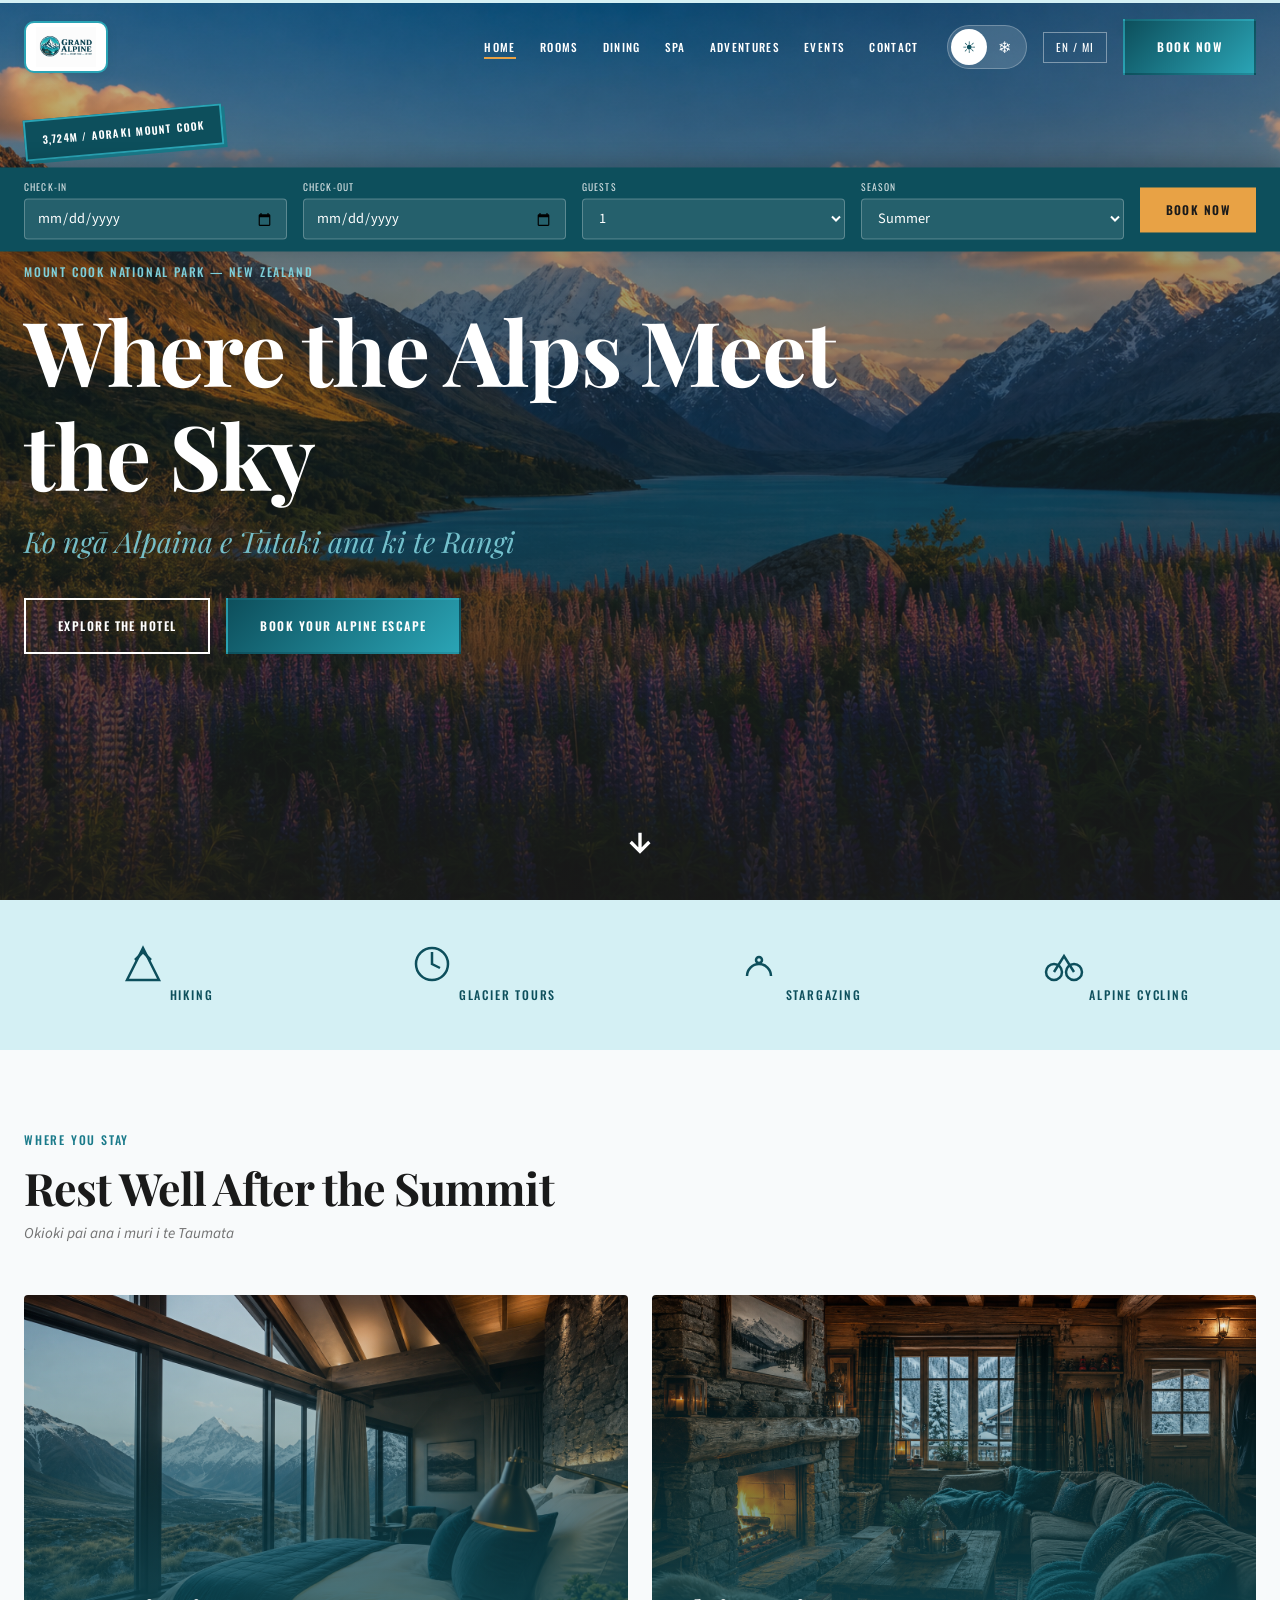
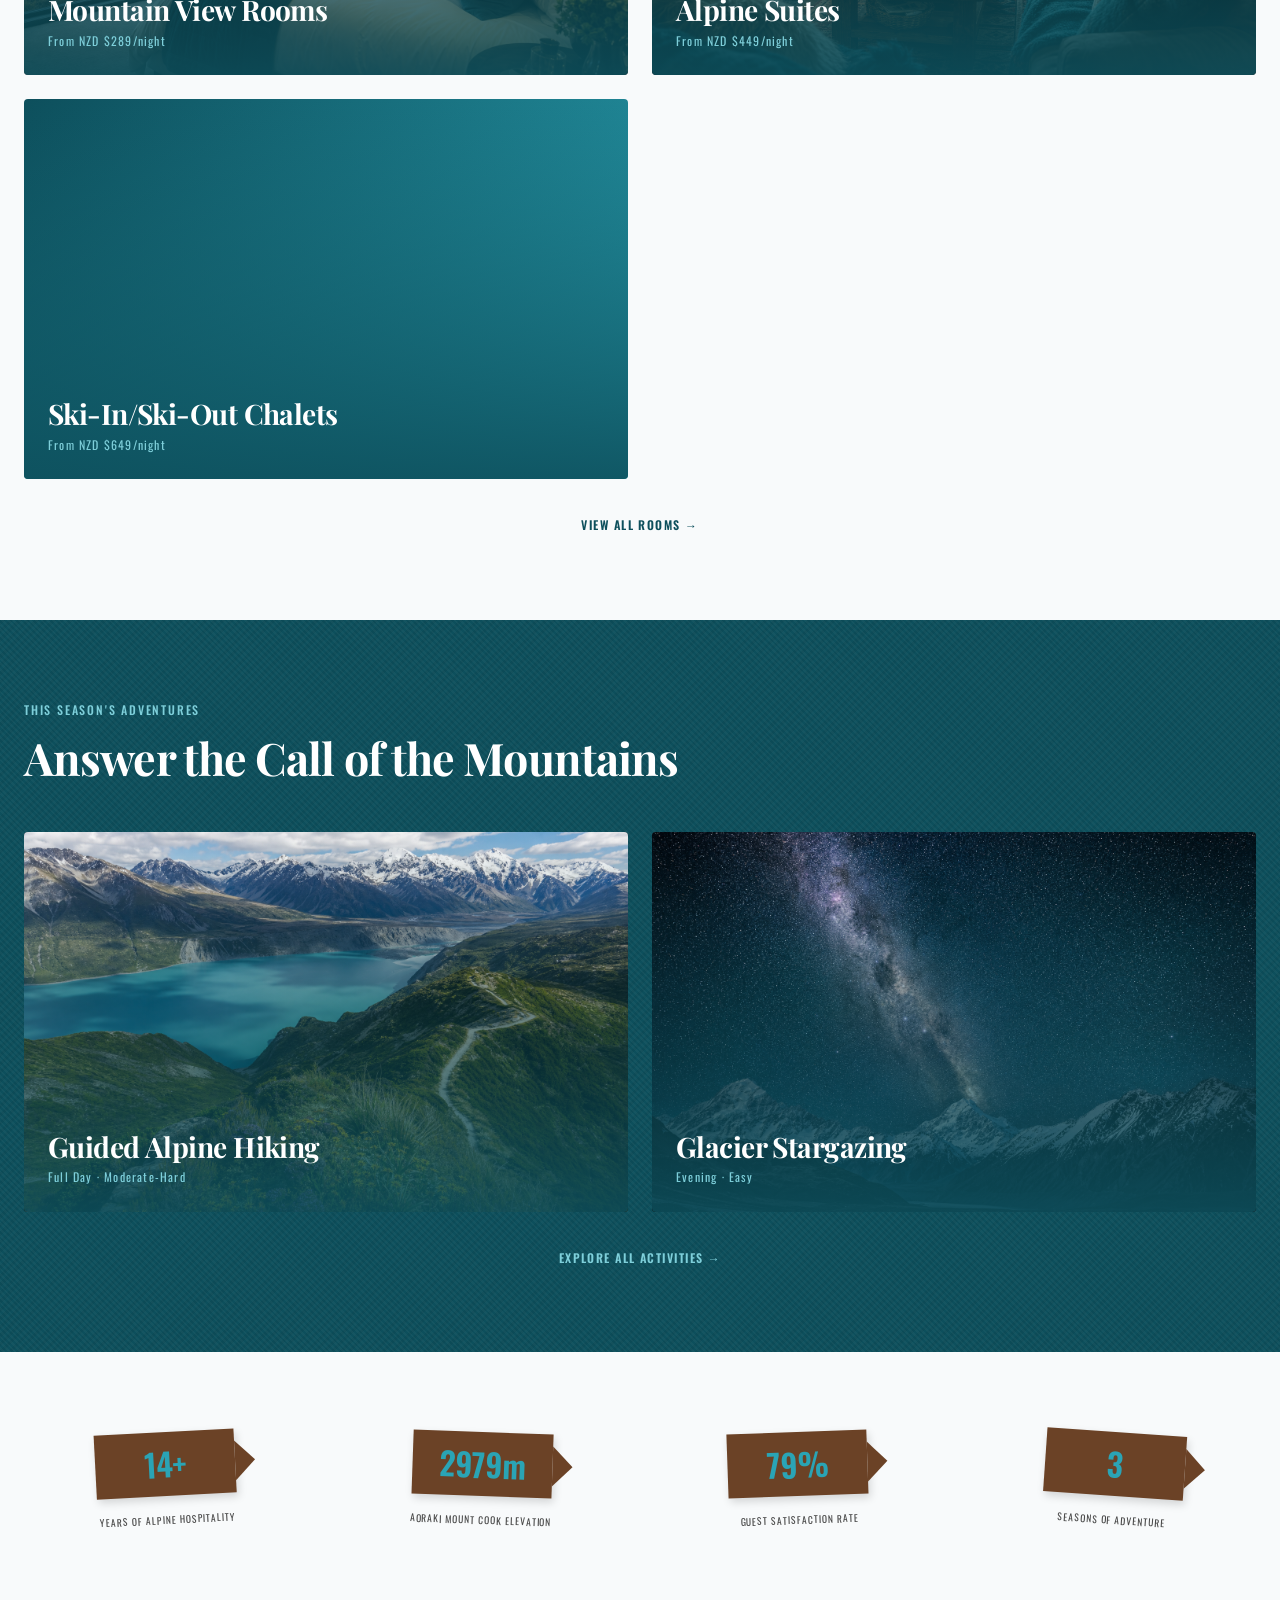
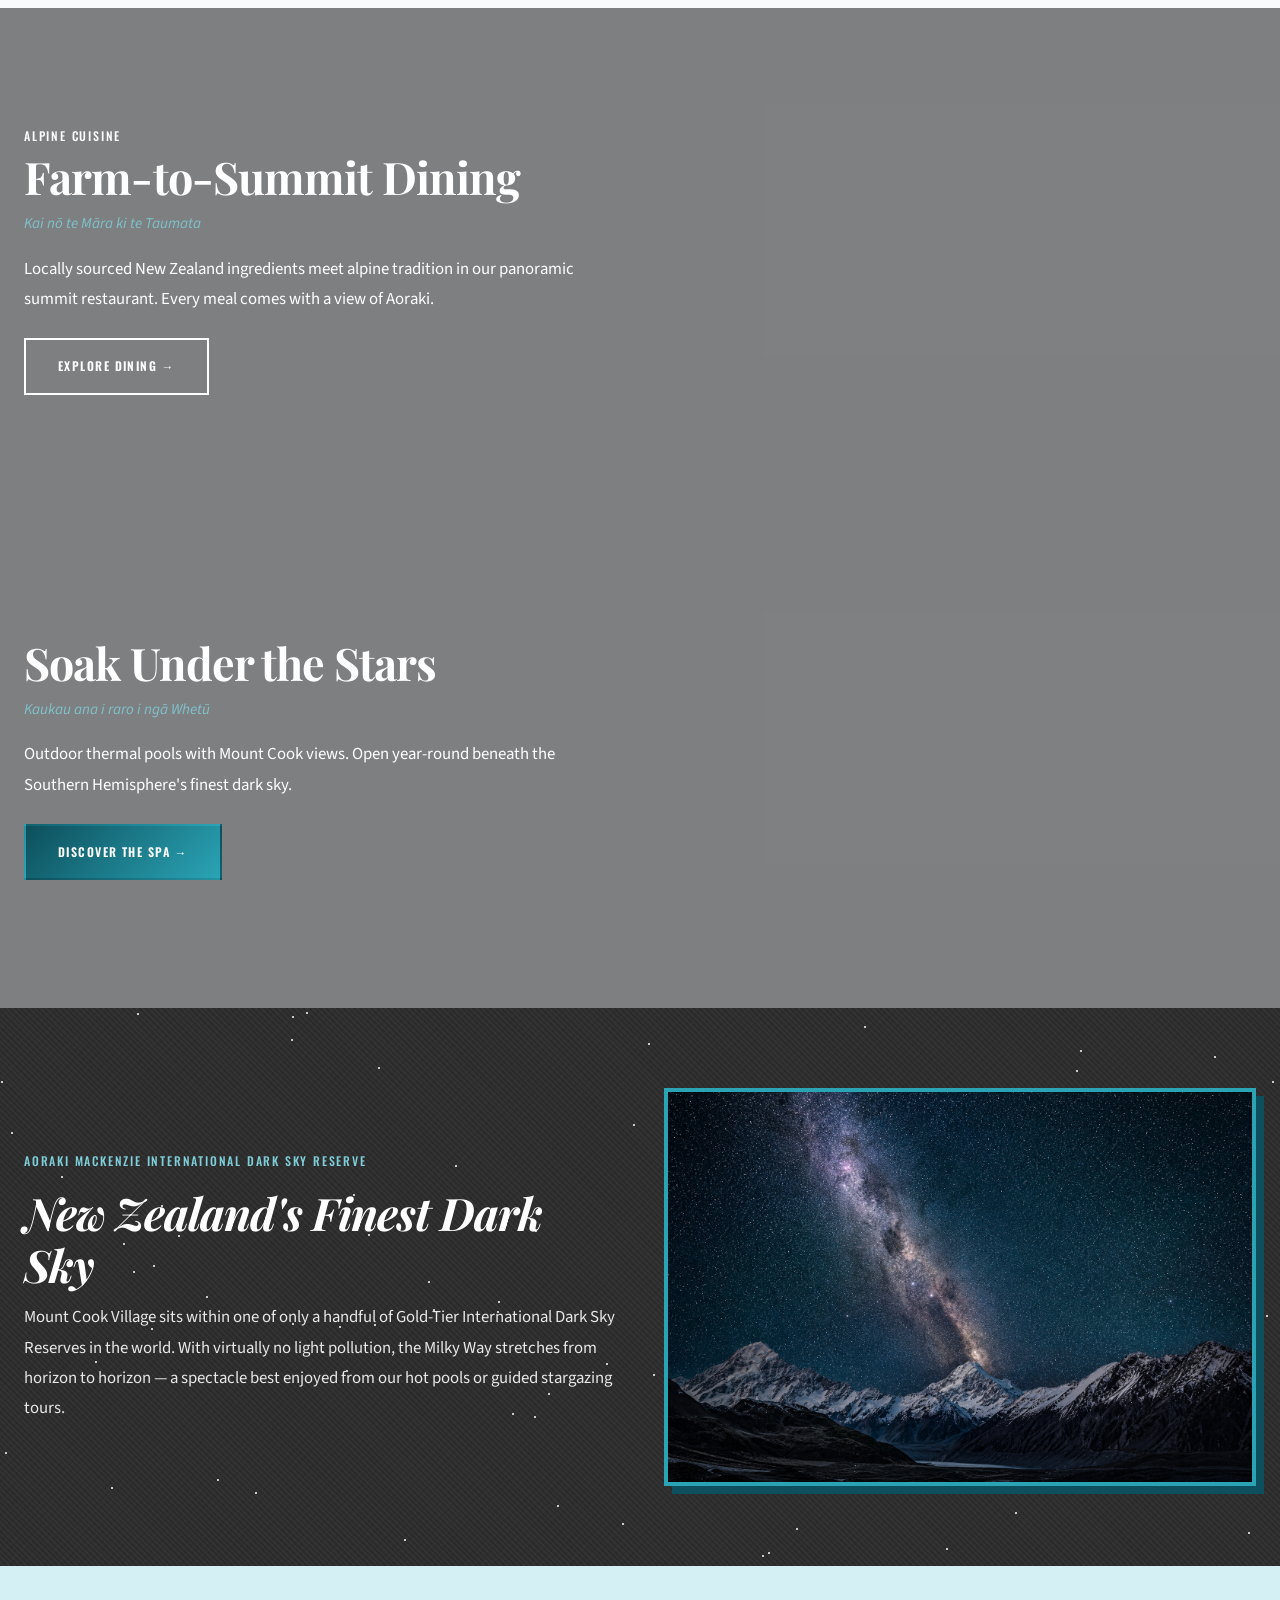
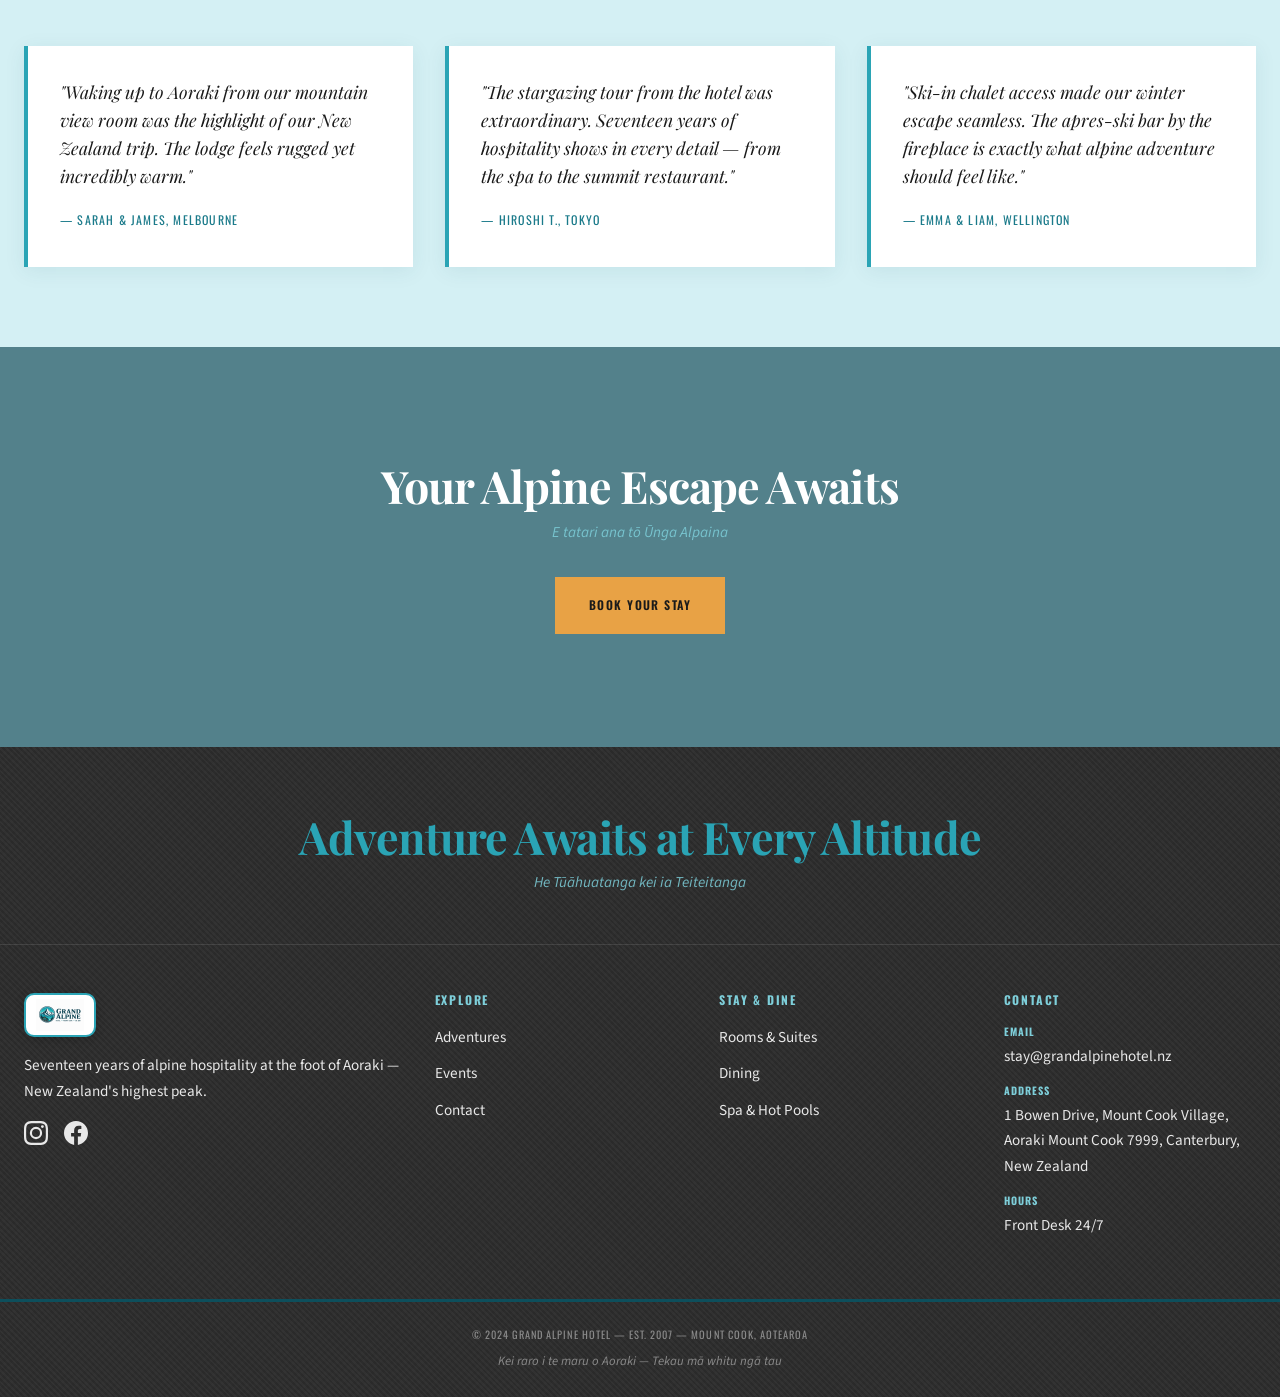
<file: index.html>
<!DOCTYPE html>
<html lang="en">
<head>
  <meta charset="UTF-8">
  <meta name="viewport" content="width=device-width, initial-scale=1.0">
  <meta name="description" content="Grand Alpine Hotel — Alpine adventure lodge at the foot of Aoraki Mount Cook, New Zealand. Est. 2007.">
  <title>Grand Alpine Hotel | Mount Cook, New Zealand</title>
  <link rel="icon" type="image/png" href="assets/images/grand-alpine-logo.png">
  <link rel="stylesheet" href="styles/base.css">
  <link rel="stylesheet" href="styles/navbar.css">
  <link rel="stylesheet" href="styles/booking-bar.css">
  <link rel="stylesheet" href="styles/hero.css">
  <link rel="stylesheet" href="styles/components.css">
  <link rel="stylesheet" href="styles/sections.css">
  <link rel="stylesheet" href="styles/responsive.css">
</head>
<body data-season="summer">

  <div class="altitude-bar" aria-hidden="true"><div class="altitude-bar__fill"></div></div>

  <header class="navbar">
    <div class="navbar__inner">
      <a href="index.html" class="navbar__logo">
        <img src="assets/images/grand-alpine-logo.png" alt="Grand Alpine Hotel — Mount Cook" class="navbar__logo-img" width="220" height="52">
      </a>
      <nav class="navbar__nav">
        <ul class="navbar__links">
          <li><a href="index.html" data-en="Home" data-mi="Kāinga">Home</a></li>
          <li><a href="rooms.html" data-en="Rooms" data-mi="Rūma">Rooms</a></li>
          <li><a href="dining.html" data-en="Dining" data-mi="Kai">Dining</a></li>
          <li><a href="spa.html" data-en="Spa" data-mi="Roto">Spa</a></li>
          <li><a href="adventures.html" data-en="Adventures" data-mi="Tūāhuatanga">Adventures</a></li>
          <li><a href="events.html" data-en="Events" data-mi="Hui">Events</a></li>
          <li><a href="contact.html" data-en="Contact" data-mi="Whakapā">Contact</a></li>
        </ul>
        <div class="navbar__actions">
          <div class="season-toggle" role="group" aria-label="Season toggle">
            <button class="season-toggle__btn active" data-season="summer" aria-label="Summer" aria-pressed="true">☀</button>
            <button class="season-toggle__btn" data-season="winter" aria-label="Winter" aria-pressed="false">❄</button>
          </div>
          <button class="lang-toggle" aria-label="Switch language">EN / MI</button>
          <a href="contact.html" class="btn btn--teal" data-en="Book Now" data-mi="Rēhita Ināianei">Book Now</a>
        </div>
      </nav>
      <button class="navbar__hamburger" aria-label="Open menu">
        <span></span><span></span><span></span>
      </button>
    </div>
  </header>

  <nav class="mobile-menu" aria-label="Mobile navigation">
    <div class="elevation-badge mobile-menu__badge">3,724m / AORAKI MOUNT COOK</div>
    <a href="index.html" data-en="Home" data-mi="Kāinga">Home</a>
    <a href="rooms.html" data-en="Rooms" data-mi="Rūma">Rooms</a>
    <a href="dining.html" data-en="Dining" data-mi="Kai">Dining</a>
    <a href="spa.html" data-en="Spa" data-mi="Roto">Spa</a>
    <a href="adventures.html" data-en="Adventures" data-mi="Tūāhuatanga">Adventures</a>
    <a href="events.html" data-en="Events" data-mi="Hui">Events</a>
    <a href="contact.html" data-en="Contact" data-mi="Whakapā">Contact</a>
    <div class="mobile-menu__actions">
      <div class="season-toggle">
        <button class="season-toggle__btn active" data-season="summer" aria-label="Summer">☀</button>
        <button class="season-toggle__btn" data-season="winter" aria-label="Winter">❄</button>
      </div>
      <button class="lang-toggle">EN / MI</button>
    </div>
  </nav>

  <div class="booking-bar">
    <div class="booking-bar__inner">
      <div class="booking-bar__field">
        <label data-en="Check-In" data-mi="Rā Uru">Check-In</label>
        <input type="date" aria-label="Check-in date">
      </div>
      <div class="booking-bar__field">
        <label data-en="Check-Out" data-mi="Rā Puta">Check-Out</label>
        <input type="date" aria-label="Check-out date">
      </div>
      <div class="booking-bar__field">
        <label data-en="Guests" data-mi="Manuhiri">Guests</label>
        <select aria-label="Number of guests">
          <option>1</option><option>2</option><option>3</option><option>4</option><option>5+</option>
        </select>
      </div>
      <div class="booking-bar__field">
        <label data-en="Season" data-mi="Kōanga/Hōtoke">Season</label>
        <select data-booking-season aria-label="Season preference">
          <option value="summer" data-en="Summer" data-mi="Kōanga">Summer</option>
          <option value="winter" data-en="Winter" data-mi="Hōtoke">Winter</option>
        </select>
      </div>
      <button class="btn btn--amber" data-en="Book Now" data-mi="Rēhita Ināianei">Book Now</button>
    </div>
  </div>

  <main>
    <!-- HERO -->
    <section class="hero hero--home">
      <div class="hero__bg hero__bg--summer" aria-hidden="true"></div>
      <div class="hero__bg hero__bg--winter" aria-hidden="true"></div>
      <div class="hero__overlay"></div>
      <div class="snow-container" aria-hidden="true"></div>
      <div class="elevation-badge">3,724m / AORAKI MOUNT COOK</div>
      <div class="hero__content">
        <p class="label hero__label" data-en="Mount Cook National Park — New Zealand" data-mi="Te Pāka o Aoraki — Aotearoa">Mount Cook National Park — New Zealand</p>
        <h1 class="hero__title">
          <span data-en="Where the Alps Meet the Sky" data-mi="Ko ngā Alpaina e Tūtaki ana ki te Rangi">Where the Alps Meet the Sky</span>
        </h1>
        <p class="hero__maori" data-en="Ko ngā Alpaina e Tūtaki ana ki te Rangi" data-mi="Ko ngā Alpaina e Tūtaki ana ki te Rangi">Ko ngā Alpaina e Tūtaki ana ki te Rangi</p>
        <div class="hero__ctas">
          <a href="rooms.html" class="btn btn--outline" data-en="Explore the Hotel" data-mi="Tūhura i te Hōtēra">Explore the Hotel</a>
          <a href="contact.html" class="btn btn--teal" data-en="Book Your Alpine Escape" data-mi="Rēhita tō Ūnga Alpaina">Book Your Alpine Escape</a>
        </div>
      </div>
      <div class="scroll-arrow" aria-hidden="true">
        <svg viewBox="0 0 24 24" fill="none" stroke="currentColor" stroke-width="2.5"><path d="M12 5v14M5 12l7 7 7-7"/></svg>
      </div>
    </section>

    <!-- SEASON HIGHLIGHTS -->
    <section class="season-strip">
      <div class="season-strip__grid">
        <div class="season-strip__summer">
          <div class="season-strip__item">
            <svg viewBox="0 0 48 48" fill="none" stroke="currentColor" stroke-width="2.5"><path d="M24 8L8 40h32L24 8z"/><path d="M16 20l8-8 8 8"/></svg>
            <span class="label" data-en="Hiking" data-mi="Hīkoi">Hiking</span>
          </div>
          <div class="season-strip__item">
            <svg viewBox="0 0 48 48" fill="none" stroke="currentColor" stroke-width="2.5"><circle cx="24" cy="24" r="16"/><path d="M24 12v12l8 4"/></svg>
            <span class="label" data-en="Glacier Tours" data-mi="Haerenga Kōpatapata">Glacier Tours</span>
          </div>
          <div class="season-strip__item">
            <svg viewBox="0 0 48 48" fill="none" stroke="currentColor" stroke-width="2.5"><circle cx="24" cy="20" r="3"/><path d="M12 36c0-6.627 5.373-12 12-12s12 5.373 12 12"/></svg>
            <span class="label" data-en="Stargazing" data-mi="Mātai Whetū">Stargazing</span>
          </div>
          <div class="season-strip__item">
            <svg viewBox="0 0 48 48" fill="none" stroke="currentColor" stroke-width="2.5"><circle cx="16" cy="32" r="8"/><circle cx="36" cy="32" r="8"/><path d="M16 32l10-16 10 16"/></svg>
            <span class="label" data-en="Alpine Cycling" data-mi="Eke Pahikara Alpaina">Alpine Cycling</span>
          </div>
        </div>
        <div class="season-strip__winter">
          <div class="season-strip__item">
            <svg viewBox="0 0 48 48" fill="none" stroke="currentColor" stroke-width="2.5"><path d="M8 36l16-28 16 28"/><path d="M16 28h16"/></svg>
            <span class="label" data-en="Skiing" data-mi="Reti Hukapapa">Skiing</span>
          </div>
          <div class="season-strip__item">
            <svg viewBox="0 0 48 48" fill="none" stroke="currentColor" stroke-width="2.5"><ellipse cx="24" cy="36" rx="16" ry="4"/><path d="M12 36l6-20h12l6 20"/></svg>
            <span class="label" data-en="Snowshoeing" data-mi="Hīkoi Hukapapa">Snowshoeing</span>
          </div>
          <div class="season-strip__item">
            <svg viewBox="0 0 48 48" fill="none" stroke="currentColor" stroke-width="2.5"><path d="M24 8v32M16 16l8-8 8 8M16 32l8 8 8-8"/></svg>
            <span class="label" data-en="Ice Climbing" data-mi="Piki Tio">Ice Climbing</span>
          </div>
          <div class="season-strip__item">
            <svg viewBox="0 0 48 48" fill="none" stroke="currentColor" stroke-width="2.5"><rect x="8" y="12" width="32" height="24" rx="2"/><circle cx="24" cy="24" r="6"/></svg>
            <span class="label" data-en="Snow Photography" data-mi="Whakaahua Hukapapa">Snow Photography</span>
          </div>
        </div>
      </div>
    </section>

    <!-- ACCOMMODATION PREVIEW -->
    <section class="section accommodation-preview">
      <div class="container">
        <div class="section-heading reveal">
          <span class="label" data-en="Where You Stay" data-mi="Te Wāhi Noho">Where You Stay</span>
          <h2 data-en="Rest Well After the Summit" data-mi="Okioki pai ana i muri i te Taumata">Rest Well After the Summit</h2>
          <p class="maori-text">Okioki pai ana i muri i te Taumata</p>
        </div>
        <div class="card-grid reveal">
          <a href="rooms.html" class="tilt-card">
            <div class="tilt-card__image card-img-mountain"></div>
            <div class="tilt-card__overlay">
              <h3 class="tilt-card__title" data-en="Mountain View Rooms" data-mi="Rūma Tiro Maunga">Mountain View Rooms</h3>
              <span class="tilt-card__price" data-en="From NZD $289/night" data-mi="Mai i te $289 Pō">From NZD $289/night</span>
            </div>
          </a>
          <a href="rooms.html" class="tilt-card">
            <div class="tilt-card__image card-img-chalet"></div>
            <div class="tilt-card__overlay">
              <h3 class="tilt-card__title" data-en="Alpine Suites" data-mi="Suite Alpaina">Alpine Suites</h3>
              <span class="tilt-card__price" data-en="From NZD $449/night" data-mi="Mai i te $449 Pō">From NZD $449/night</span>
            </div>
          </a>
          <a href="rooms.html" class="tilt-card">
            <div class="tilt-card__image placeholder-teal"></div>
            <div class="tilt-card__overlay">
              <h3 class="tilt-card__title" data-en="Ski-In/Ski-Out Chalets" data-mi="Chalet Reti Hukapapa">Ski-In/Ski-Out Chalets</h3>
              <span class="tilt-card__price" data-en="From NZD $649/night" data-mi="Mai i te $649 Pō">From NZD $649/night</span>
            </div>
          </a>
        </div>
        <div class="reveal" style="margin-top:2rem;text-align:center;">
          <a href="rooms.html" class="btn--link" data-en="View All Rooms →" data-mi="Tirohia ngā Rūma Katoa →">View All Rooms →</a>
        </div>
      </div>
    </section>

    <!-- ADVENTURE SHOWCASE -->
    <section class="adventure-showcase stone-texture">
      <div class="container">
        <div class="section-heading reveal">
          <span class="label" data-en="This Season's Adventures" data-mi="Ngā Tūāhuatanga o tēnei Kōanga/Hōtoke">This Season's Adventures</span>
          <h2 data-en="Answer the Call of the Mountains" data-mi="Whakautu ki te Karanga a ngā Maunga">Answer the Call of the Mountains</h2>
        </div>
        <div class="card-grid card-grid--2 reveal">
          <div class="adventure-showcase__summer">
            <a href="adventures.html" class="tilt-card activity-card">
              <div class="tilt-card__image card-img-hiking" style="position:absolute;inset:0;"></div>
              <div class="tilt-card__overlay">
                <h3 class="tilt-card__title" data-en="Guided Alpine Hiking" data-mi="Hīkoi Alpaina Arataki">Guided Alpine Hiking</h3>
                <span class="tilt-card__price" data-en="Full Day · Moderate-Hard" data-mi="Rā Katoa · Waenganui-Kaha">Full Day · Moderate-Hard</span>
              </div>
            </a>
            <a href="adventures.html" class="tilt-card activity-card">
              <div class="tilt-card__image card-img-stargazing" style="position:absolute;inset:0;"></div>
              <div class="tilt-card__overlay">
                <h3 class="tilt-card__title" data-en="Glacier Stargazing" data-mi="Mātai Whetū Kōpatapata">Glacier Stargazing</h3>
                <span class="tilt-card__price" data-en="Evening · Easy" data-mi="Ahiahi · Ngāwari">Evening · Easy</span>
              </div>
            </a>
          </div>
          <div class="adventure-showcase__winter">
            <a href="adventures.html" class="tilt-card activity-card">
              <div class="tilt-card__image card-img-skiing" style="position:absolute;inset:0;"></div>
              <div class="tilt-card__overlay">
                <h3 class="tilt-card__title" data-en="Ski & Snowboard" data-mi="Reti me te Papa Hukapapa">Ski & Snowboard</h3>
                <span class="tilt-card__price" data-en="Full Day · All Levels" data-mi="Rā Katoa · Ngā Taumata Katoa">Full Day · All Levels</span>
              </div>
            </a>
            <a href="adventures.html" class="tilt-card activity-card">
              <div class="tilt-card__image placeholder-snow" style="position:absolute;inset:0;"></div>
              <div class="tilt-card__overlay">
                <h3 class="tilt-card__title" data-en="Snowshoeing Expedition" data-mi="Haerenga Hīkoi Hukapapa">Snowshoeing Expedition</h3>
                <span class="tilt-card__price" data-en="Half Day · Easy-Moderate" data-mi="Haurua Rā · Ngāwari-Waenganui">Half Day · Easy-Moderate</span>
              </div>
            </a>
          </div>
        </div>
        <div class="reveal" style="margin-top:2rem;text-align:center;">
          <a href="adventures.html" class="btn--link" style="color:var(--teal-light);" data-en="Explore All Activities →" data-mi="Tūhura i ngā Mahi Katoa →">Explore All Activities →</a>
        </div>
      </div>
    </section>

    <!-- TRAIL MARKER STATS -->
    <section class="trail-stats-section">
      <div class="trail-stats reveal">
        <div class="trail-marker" style="--rotation:-3deg;">
          <div class="trail-marker__sign"><span class="trail-marker__number" data-count="17" data-suffix="+">0+</span></div>
          <span class="trail-marker__label" data-en="Years of Alpine Hospitality" data-mi="Tau o te Manaaki Alpaina">Years of Alpine Hospitality</span>
        </div>
        <div class="trail-marker" style="--rotation:2deg;">
          <div class="trail-marker__sign"><span class="trail-marker__number" data-count="3724" data-suffix="m">0m</span></div>
          <span class="trail-marker__label" data-en="Aoraki Mount Cook Elevation" data-mi="Teitei o Aoraki">Aoraki Mount Cook Elevation</span>
        </div>
        <div class="trail-marker" style="--rotation:-2deg;">
          <div class="trail-marker__sign"><span class="trail-marker__number" data-count="99" data-percent="true">0%</span></div>
          <span class="trail-marker__label" data-en="Guest Satisfaction Rate" data-mi="Te Reiti Whakamihi Manuhiri">Guest Satisfaction Rate</span>
        </div>
        <div class="trail-marker" style="--rotation:4deg;">
          <div class="trail-marker__sign"><span class="trail-marker__number" data-count="4">0</span></div>
          <span class="trail-marker__label" data-en="Seasons of Adventure" data-mi="Ngā Kōanga o te Tūāhuatanga">Seasons of Adventure</span>
        </div>
      </div>
    </section>

    <!-- DINING PREVIEW -->
    <section class="parallax-section dining-preview">
      <div class="parallax-section__overlay"></div>
      <div class="parallax-section__content reveal">
        <span class="label" data-en="Alpine Cuisine" data-mi="Kai Alpaina">Alpine Cuisine</span>
        <h2 data-en="Farm-to-Summit Dining" data-mi="Kai nō te Māra ki te Taumata">Farm-to-Summit Dining</h2>
        <p class="maori-text">Kai nō te Māra ki te Taumata</p>
        <p data-en="Locally sourced New Zealand ingredients meet alpine tradition in our panoramic summit restaurant. Every meal comes with a view of Aoraki." data-mi="Ko ngā kai nō Aotearoa e tutuki ana ki ngā tikanga alpaina i roto i tō mātou wharekai tiro maunga. He tirohanga ki a Aoraki i ia kai.">Locally sourced New Zealand ingredients meet alpine tradition in our panoramic summit restaurant. Every meal comes with a view of Aoraki.</p>
        <a href="dining.html" class="btn btn--outline" data-en="Explore Dining →" data-mi="Tūhura i te Kai →">Explore Dining →</a>
      </div>
    </section>

    <!-- SPA TEASER -->
    <section class="parallax-section spa-teaser">
      <div class="parallax-section__overlay"></div>
      <div class="parallax-section__content reveal">
        <h2 data-en="Soak Under the Stars" data-mi="Kaukau ana i raro i ngā Whetū">Soak Under the Stars</h2>
        <p class="maori-text">Kaukau ana i raro i ngā Whetū</p>
        <p data-en="Outdoor thermal pools with Mount Cook views. Open year-round beneath the Southern Hemisphere's finest dark sky." data-mi="Ngā roto wera o waho me te tirohanga ki a Aoraki. Tuwhera i ngā tau katoa i raro i te rangi pōuri pai rawa o te Tonga.">Outdoor thermal pools with Mount Cook views. Open year-round beneath the Southern Hemisphere's finest dark sky.</p>
        <a href="spa.html" class="btn btn--teal" data-en="Discover the Spa →" data-mi="Tūhura i te Roto →">Discover the Spa →</a>
      </div>
    </section>

    <!-- DARK SKY FEATURE -->
    <section class="star-field stone-texture">
      <div class="star-field__stars" aria-hidden="true"></div>
      <div class="star-field__content">
        <div class="reveal">
          <span class="label" data-en="Aoraki Mackenzie International Dark Sky Reserve" data-mi="Te Rahui Rangi Pōuri o Aoraki Mackenzie">Aoraki Mackenzie International Dark Sky Reserve</span>
          <h2 data-en="New Zealand's Finest Dark Sky" data-mi="Te Rangi Pōuri Pai rawa o Aotearoa">New Zealand's Finest Dark Sky</h2>
          <p data-en="Mount Cook Village sits within one of only a handful of Gold-Tier International Dark Sky Reserves in the world. With virtually no light pollution, the Milky Way stretches from horizon to horizon — a spectacle best enjoyed from our hot pools or guided stargazing tours." data-mi="Kei roto te kāinga o Aoraki i tētahi o ngā Rahui Rangi Pōuri Auraki o te ao. Kāore he whakapōrearea mārama, ka toro te Iārā whetū mai i te pae ki te pae — he ātaahua rawa mai i ō mātou roto wera.">Mount Cook Village sits within one of only a handful of Gold-Tier International Dark Sky Reserves in the world. With virtually no light pollution, the Milky Way stretches from horizon to horizon — a spectacle best enjoyed from our hot pools or guided stargazing tours.</p>
        </div>
        <div class="star-field__image reveal">
          <img src="assets/images/adventures-stargazing.jpg" alt="Milky Way above Aoraki Mount Cook" loading="lazy" width="600" height="450">
        </div>
      </div>
    </section>

    <!-- TESTIMONIALS -->
    <section class="section testimonials-section">
      <div class="container">
        <div class="testimonial-grid reveal">
          <div class="testimonial-card">
            <blockquote data-en="&quot;Waking up to Aoraki from our mountain view room was the highlight of our New Zealand trip. The lodge feels rugged yet incredibly warm.&quot;" data-mi="&quot;Ko te whakaarahanga ki a Aoraki mai i tō mātou rūma te tino ātaahua o tō mātou haerenga Aotearoa. He ngāwari, he mahana hoki te whare.&quot;">"Waking up to Aoraki from our mountain view room was the highlight of our New Zealand trip. The lodge feels rugged yet incredibly warm."</blockquote>
            <cite data-en="— Sarah & James, Melbourne" data-mi="— Sarah rāua ko James, Melbourne">— Sarah & James, Melbourne</cite>
          </div>
          <div class="testimonial-card">
            <blockquote data-en="&quot;The stargazing tour from the hotel was extraordinary. Seventeen years of hospitality shows in every detail — from the spa to the summit restaurant.&quot;" data-mi="&quot;He tino whakamiharo te haerenga mātai whetū. E kitea ana ngā tau tekau mā whitu o te manaaki i ia taipitopito.&quot;">"The stargazing tour from the hotel was extraordinary. Seventeen years of hospitality shows in every detail — from the spa to the summit restaurant."</blockquote>
            <cite data-en="— Hiroshi T., Tokyo" data-mi="— Hiroshi T., Tokyo">— Hiroshi T., Tokyo</cite>
          </div>
          <div class="testimonial-card">
            <blockquote data-en="&quot;Ski-in chalet access made our winter escape seamless. The apres-ski bar by the fireplace is exactly what alpine adventure should feel like.&quot;" data-mi="&quot;He ngāwari te uru atu ki te chalet i te hōtoke. Ko te pae apres-ski i te ahi he pērā anō te tikanga o te tūāhuatanga alpaina.&quot;">"Ski-in chalet access made our winter escape seamless. The apres-ski bar by the fireplace is exactly what alpine adventure should feel like."</blockquote>
            <cite data-en="— Emma & Liam, Wellington" data-mi="— Emma rāua ko Liam, Te Whanganui-a-Tara">— Emma & Liam, Wellington</cite>
          </div>
        </div>
      </div>
    </section>

    <!-- BOOKING CTA -->
    <section class="cta-section booking-cta">
      <div class="cta-section__overlay"></div>
      <div class="cta-section__content reveal">
        <h2 data-en="Your Alpine Escape Awaits" data-mi="E tatari ana tō Ūnga Alpaina">Your Alpine Escape Awaits</h2>
        <p class="maori-text">E tatari ana tō Ūnga Alpaina</p>
        <a href="contact.html" class="btn btn--amber" data-en="Book Your Stay" data-mi="Rēhita tō Noho">Book Your Stay</a>
      </div>
    </section>
  </main>

  <footer class="footer stone-texture">
    <div class="footer__headline">
      <h2 data-en="Adventure Awaits at Every Altitude" data-mi="He Tūāhuatanga kei ia Teiteitanga">Adventure Awaits at Every Altitude</h2>
      <p class="maori-text">He Tūāhuatanga kei ia Teiteitanga</p>
    </div>
    <div class="footer__grid">
      <div class="footer__col">
        <div class="footer__logo">
          <img src="assets/images/grand-alpine-logo.png" alt="Grand Alpine Hotel" class="footer__logo-img" width="180" height="44">
        </div>
        <p data-en="Seventeen years of alpine hospitality at the foot of Aoraki — New Zealand's highest peak." data-mi="Tekau mā whitu ngā tau o te manaaki alpaina i raro i a Aoraki — te maunga teitei rawa o Aotearoa.">Seventeen years of alpine hospitality at the foot of Aoraki — New Zealand's highest peak.</p>
        <div class="footer__social">
          <a href="#" aria-label="Instagram"><svg viewBox="0 0 24 24" fill="currentColor"><path d="M12 2.163c3.204 0 3.584.012 4.85.07 3.252.148 4.771 1.691 4.919 4.919.058 1.265.069 1.645.069 4.849 0 3.205-.012 3.584-.069 4.849-.149 3.225-1.664 4.771-4.919 4.919-1.266.058-1.644.07-4.85.07-3.204 0-3.584-.012-4.849-.07-3.26-.149-4.771-1.699-4.919-4.92-.058-1.265-.07-1.644-.07-4.849 0-3.204.013-3.583.07-4.849.149-3.227 1.664-4.771 4.919-4.919 1.266-.057 1.645-.069 4.849-.069zM12 0C8.741 0 8.333.014 7.053.072 2.695.272.273 2.69.073 7.052.014 8.333 0 8.741 0 12c0 3.259.014 3.668.072 4.948.2 4.358 2.618 6.78 6.98 6.98C8.333 23.986 8.741 24 12 24c3.259 0 3.668-.014 4.948-.072 4.354-.2 6.782-2.618 6.979-6.98.059-1.28.073-1.689.073-4.948 0-3.259-.014-3.667-.072-4.947-.196-4.354-2.617-6.78-6.979-6.98C15.668.014 15.259 0 12 0zm0 5.838a6.162 6.162 0 100 12.324 6.162 6.162 0 000-12.324zM12 16a4 4 0 110-8 4 4 0 010 8zm6.406-11.845a1.44 1.44 0 100 2.881 1.44 1.44 0 000-2.881z"/></svg></a>
          <a href="#" aria-label="Facebook"><svg viewBox="0 0 24 24" fill="currentColor"><path d="M24 12.073c0-6.627-5.373-12-12-12s-12 5.373-12 12c0 5.99 4.388 10.954 10.125 11.854v-8.385H7.078v-3.47h3.047V9.43c0-3.007 1.792-4.669 4.533-4.669 1.312 0 2.686.235 2.686.235v2.953H15.83c-1.491 0-1.956.925-1.956 1.874v2.25h3.328l-.532 3.47h-2.796v8.385C19.612 23.027 24 18.062 24 12.073z"/></svg></a>
        </div>
      </div>
      <div class="footer__col">
        <h4 data-en="Explore" data-mi="Tūhura">Explore</h4>
        <ul>
          <li><a href="adventures.html" data-en="Adventures" data-mi="Tūāhuatanga">Adventures</a></li>
          <li><a href="events.html" data-en="Events" data-mi="Hui">Events</a></li>
          <li><a href="contact.html" data-en="Contact" data-mi="Whakapā">Contact</a></li>
        </ul>
      </div>
      <div class="footer__col">
        <h4 data-en="Stay & Dine" data-mi="Noho & Kai">Stay & Dine</h4>
        <ul>
          <li><a href="rooms.html" data-en="Rooms & Suites" data-mi="Rūma & Suite">Rooms & Suites</a></li>
          <li><a href="dining.html" data-en="Dining" data-mi="Kai">Dining</a></li>
          <li><a href="spa.html" data-en="Spa & Hot Pools" data-mi="Roto Whakaora">Spa & Hot Pools</a></li>
        </ul>
      </div>
      <div class="footer__col">
        <h4 data-en="Contact" data-mi="Whakapā">Contact</h4>
        <div class="footer__contact-item">
          <strong>Email</strong>
          <a href="mailto:stay@grandalpinehotel.nz">stay@grandalpinehotel.nz</a>
        </div>
        <div class="footer__contact-item">
          <strong data-en="Address" data-mi="Wāhi Noho">Address</strong>
          1 Bowen Drive, Mount Cook Village, Aoraki Mount Cook 7999, Canterbury, New Zealand
        </div>
        <div class="footer__contact-item">
          <strong data-en="Hours" data-mi="Ngā Haora">Hours</strong>
          <span data-en="Front Desk 24/7" data-mi="Te Papatohu 24/7">Front Desk 24/7</span>
        </div>
      </div>
    </div>
    <div class="footer__bottom">
      <p>© 2024 GRAND ALPINE HOTEL — EST. 2007 — MOUNT COOK, AOTEAROA</p>
      <p class="maori-line">Kei raro i te maru o Aoraki — Tekau mā whitu ngā tau</p>
    </div>
  </footer>

  <script src="js/season.js"></script>
  <script src="js/language.js"></script>
  <script src="js/main.js"></script>
  <script src="js/tilt.js"></script>
  <script src="js/booking.js"></script>
</body>
</html>
</file>
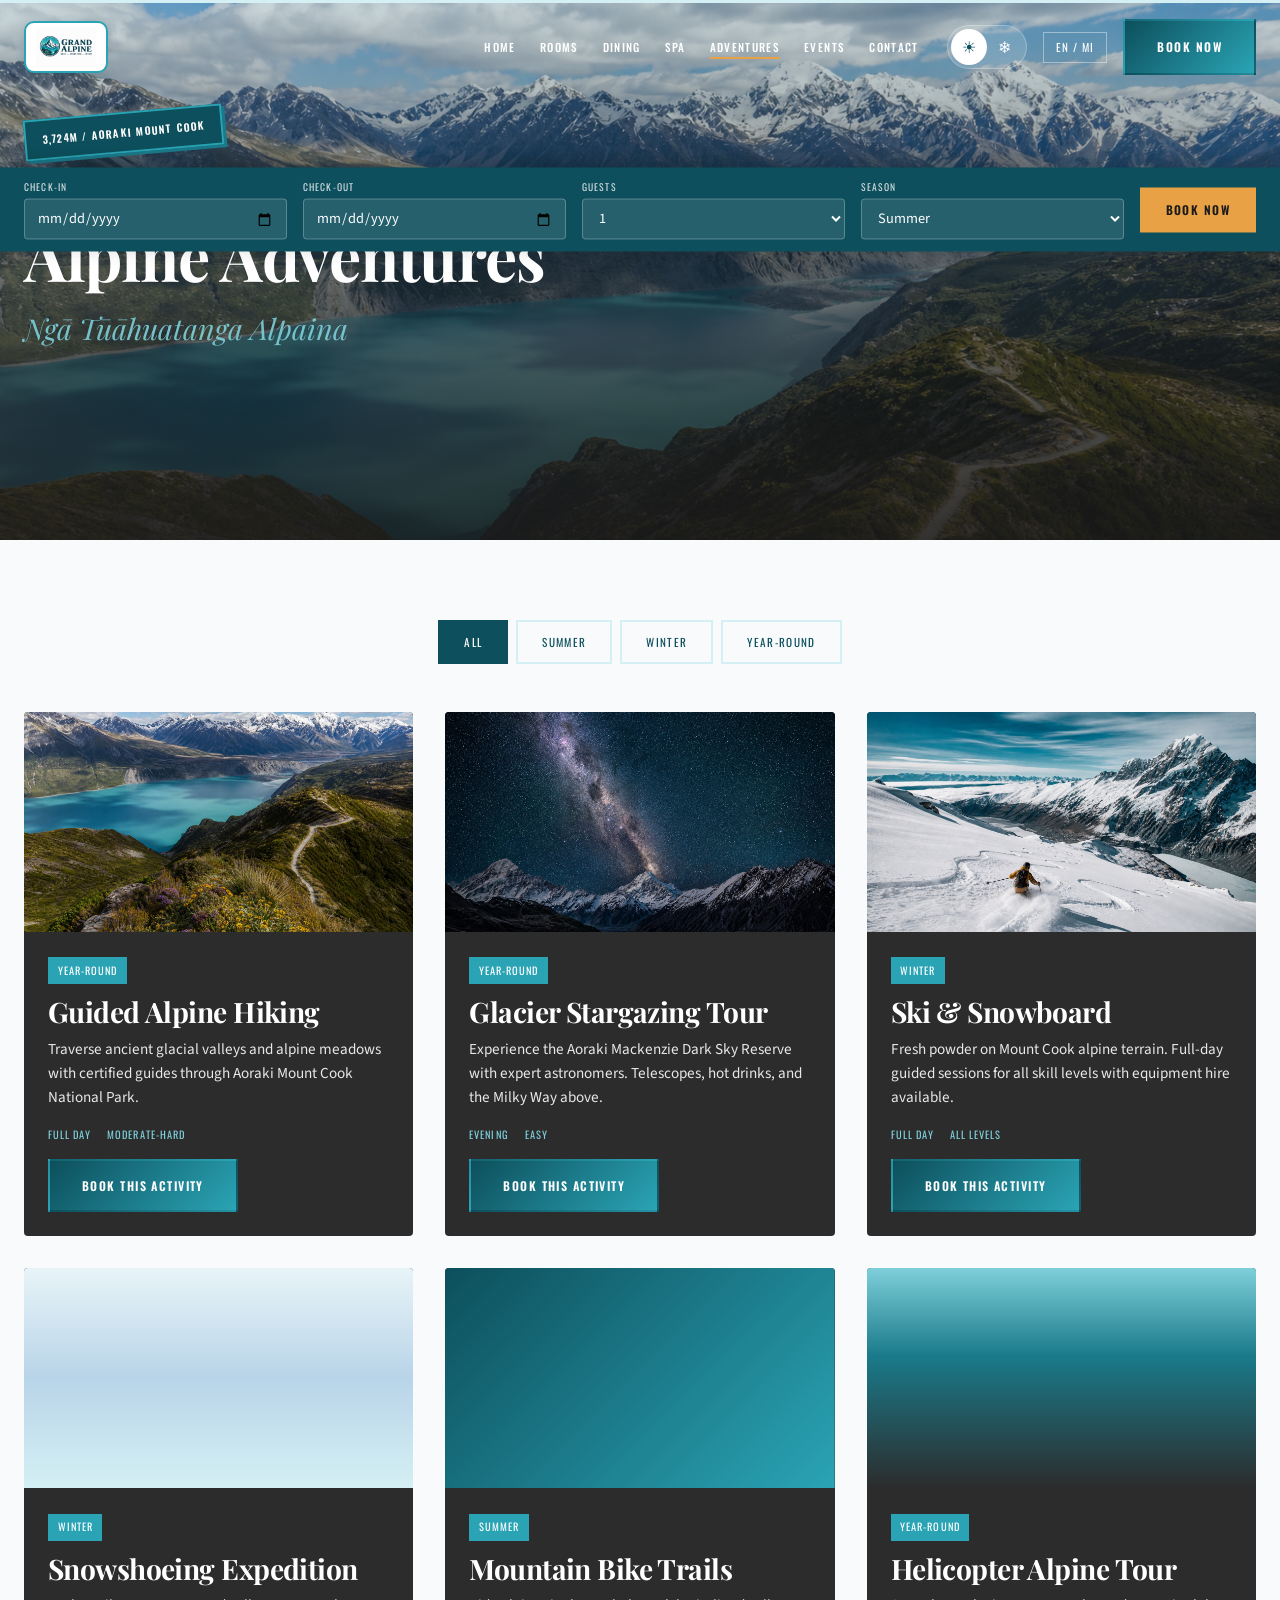
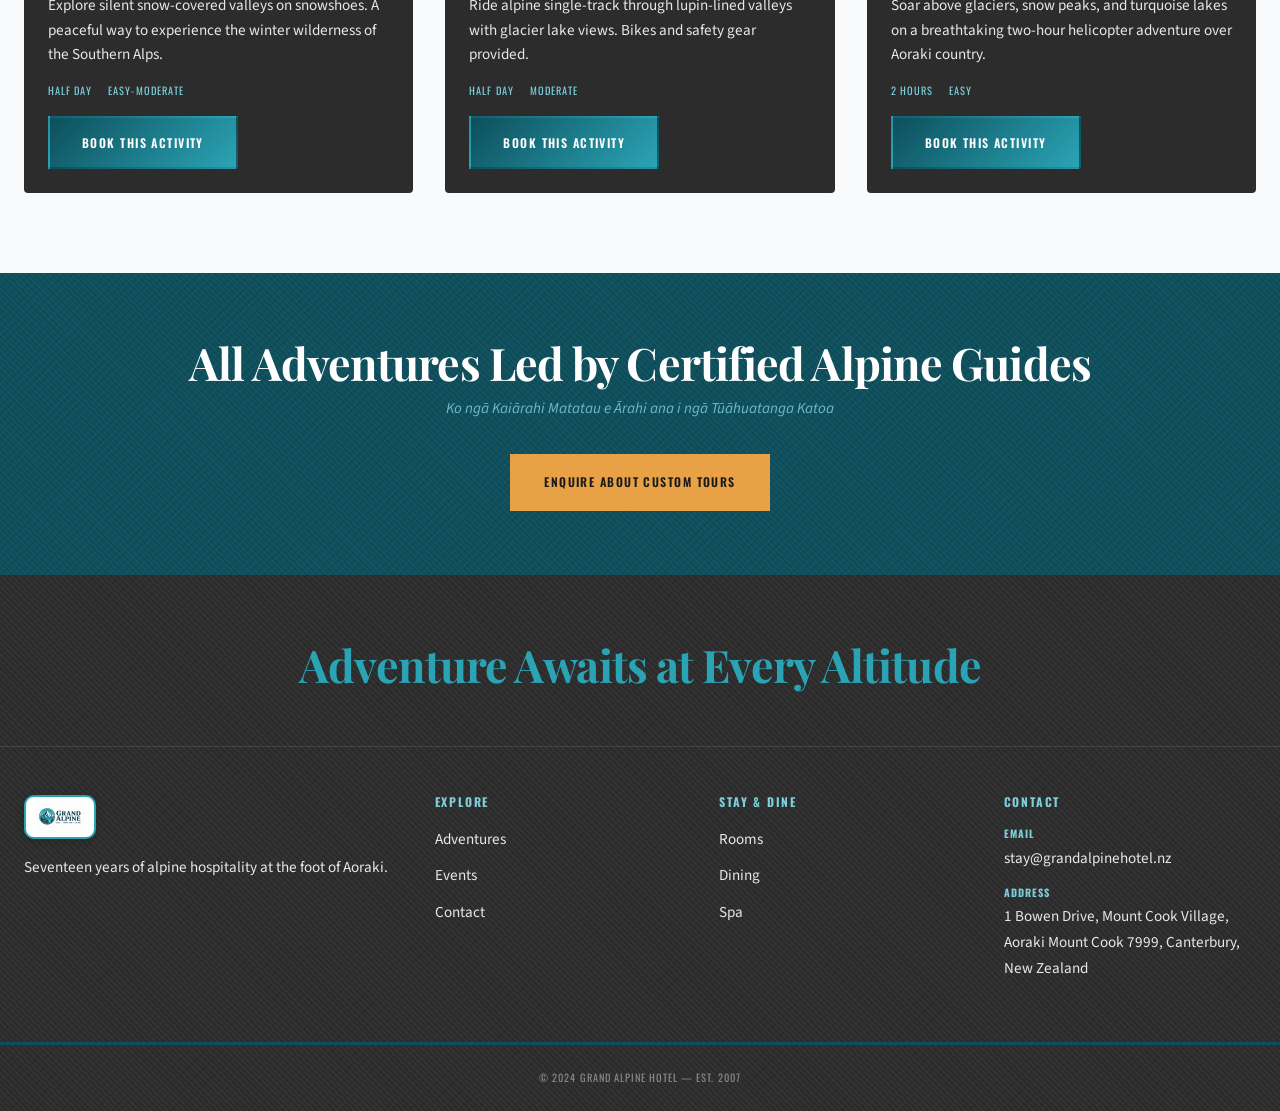
<file: adventures.html>
<!DOCTYPE html>
<html lang="en">
<head>
  <meta charset="UTF-8">
  <meta name="viewport" content="width=device-width, initial-scale=1.0">
  <meta name="description" content="Adventure Activities & Tours at Grand Alpine Hotel, Mount Cook.">
  <title>Adventures | Grand Alpine Hotel</title>
  <link rel="icon" type="image/png" href="assets/images/grand-alpine-logo.png">
  <link rel="stylesheet" href="styles/base.css">
  <link rel="stylesheet" href="styles/navbar.css">
  <link rel="stylesheet" href="styles/booking-bar.css">
  <link rel="stylesheet" href="styles/hero.css">
  <link rel="stylesheet" href="styles/components.css">
  <link rel="stylesheet" href="styles/adventures.css">
  <link rel="stylesheet" href="styles/sections.css">
  <link rel="stylesheet" href="styles/responsive.css">
</head>
<body data-season="summer">
  <div class="altitude-bar" aria-hidden="true"><div class="altitude-bar__fill"></div></div>
  <header class="navbar">
    <div class="navbar__inner">
      <a href="index.html" class="navbar__logo">
        <img src="assets/images/grand-alpine-logo.png" alt="Grand Alpine Hotel — Mount Cook" class="navbar__logo-img" width="220" height="52">
      </a>
      <nav class="navbar__nav">
        <ul class="navbar__links">
          <li><a href="index.html" data-en="Home" data-mi="Kāinga">Home</a></li>
          <li><a href="rooms.html" data-en="Rooms" data-mi="Rūma">Rooms</a></li>
          <li><a href="dining.html" data-en="Dining" data-mi="Kai">Dining</a></li>
          <li><a href="spa.html" data-en="Spa" data-mi="Roto">Spa</a></li>
          <li><a href="adventures.html" data-en="Adventures" data-mi="Tūāhuatanga">Adventures</a></li>
          <li><a href="events.html" data-en="Events" data-mi="Hui">Events</a></li>
          <li><a href="contact.html" data-en="Contact" data-mi="Whakapā">Contact</a></li>
        </ul>
        <div class="navbar__actions">
          <div class="season-toggle"><button class="season-toggle__btn active" data-season="summer">☀</button><button class="season-toggle__btn" data-season="winter">❄</button></div>
          <button class="lang-toggle">EN / MI</button>
          <a href="contact.html" class="btn btn--teal" data-en="Book Now" data-mi="Rēhita Ināianei">Book Now</a>
        </div>
      </nav>
      <button class="navbar__hamburger" aria-label="Open menu"><span></span><span></span><span></span></button>
    </div>
  </header>
  <nav class="mobile-menu"><a href="index.html">Home</a><a href="rooms.html">Rooms</a><a href="dining.html">Dining</a><a href="spa.html">Spa</a><a href="adventures.html">Adventures</a><a href="events.html">Events</a><a href="contact.html">Contact</a></nav>
  <div class="booking-bar">
    <div class="booking-bar__inner">
      <div class="booking-bar__field"><label data-en="Check-In" data-mi="Rā Uru">Check-In</label><input type="date"></div>
      <div class="booking-bar__field"><label data-en="Check-Out" data-mi="Rā Puta">Check-Out</label><input type="date"></div>
      <div class="booking-bar__field"><label data-en="Guests" data-mi="Manuhiri">Guests</label><select><option>1</option><option>2</option><option>4</option></select></div>
      <div class="booking-bar__field"><label data-en="Season" data-mi="Kōanga/Hōtoke">Season</label><select data-booking-season><option value="summer">Summer</option><option value="winter">Winter</option></select></div>
      <button class="btn btn--amber" data-en="Book Now" data-mi="Rēhita Ināianei">Book Now</button>
    </div>
  </div>

  <main>
    <section class="hero hero--page hero--adventures">
      <div class="hero__bg hero__bg--summer"></div>
      <div class="hero__bg hero__bg--winter"></div>
      <div class="hero__overlay"></div>
      <div class="snow-container" aria-hidden="true"></div>
      <div class="elevation-badge">3,724m / AORAKI MOUNT COOK</div>
      <div class="hero__content">
        <h1 class="hero__title"><span data-en="Alpine Adventures" data-mi="Ngā Tūāhuatanga Alpaina">Alpine Adventures</span></h1>
        <p class="hero__maori">Ngā Tūāhuatanga Alpaina</p>
      </div>
    </section>

    <section class="section">
      <div class="container">
        <div class="filter-bar reveal">
          <button class="filter-bar__btn active" data-filter="all" data-en="All" data-mi="Katoa">All</button>
          <button class="filter-bar__btn" data-filter="summer" data-en="Summer" data-mi="Kōanga">Summer</button>
          <button class="filter-bar__btn" data-filter="winter" data-en="Winter" data-mi="Hōtoke">Winter</button>
          <button class="filter-bar__btn" data-filter="year-round" data-en="Year-Round" data-mi="Ngā Tau Katoa">Year-Round</button>
        </div>

        <div class="activities-grid reveal">
          <div class="activity-card" data-activity-season="year-round">
            <div class="activity-card__image card-img-hiking"></div>
            <div class="activity-card__body">
              <span class="activity-card__badge" data-en="Year-Round" data-mi="Ngā Tau Katoa">Year-Round</span>
              <h3 class="activity-card__title" data-en="Guided Alpine Hiking" data-mi="Hīkoi Alpaina Arataki">Guided Alpine Hiking</h3>
              <p class="activity-card__desc" data-en="Traverse ancient glacial valleys and alpine meadows with certified guides through Aoraki Mount Cook National Park." data-mi="Haere i ngā riu kōpatapata me ngā pārekereke alpaina me ngā kaiārahi tohu.">Traverse ancient glacial valleys and alpine meadows with certified guides through Aoraki Mount Cook National Park.</p>
              <div class="activity-card__meta">
                <span data-en="Full Day" data-mi="Rā Katoa">Full Day</span>
                <span data-en="Moderate-Hard" data-mi="Waenganui-Kaha">Moderate-Hard</span>
              </div>
              <button class="btn btn--teal" data-book-activity data-en="Book This Activity" data-mi="Rēhita tēnei Mahi">Book This Activity</button>
            </div>
          </div>

          <div class="activity-card" data-activity-season="year-round">
            <div class="activity-card__image card-img-stargazing"></div>
            <div class="activity-card__body">
              <span class="activity-card__badge" data-en="Year-Round" data-mi="Ngā Tau Katoa">Year-Round</span>
              <h3 class="activity-card__title" data-en="Glacier Stargazing Tour" data-mi="Haerenga Mātai Whetū Kōpatapata">Glacier Stargazing Tour</h3>
              <p class="activity-card__desc" data-en="Experience the Aoraki Mackenzie Dark Sky Reserve with expert astronomers. Telescopes, hot drinks, and the Milky Way above." data-mi="Whakamātauria te Rahui Rangi Pōuri o Aoraki Mackenzie me ngā mātai whetū tohunga.">Experience the Aoraki Mackenzie Dark Sky Reserve with expert astronomers. Telescopes, hot drinks, and the Milky Way above.</p>
              <div class="activity-card__meta">
                <span data-en="Evening" data-mi="Ahiahi">Evening</span>
                <span data-en="Easy" data-mi="Ngāwari">Easy</span>
              </div>
              <button class="btn btn--teal" data-book-activity data-en="Book This Activity" data-mi="Rēhita tēnei Mahi">Book This Activity</button>
            </div>
          </div>

          <div class="activity-card" data-activity-season="winter">
            <div class="activity-card__image card-img-skiing"></div>
            <div class="activity-card__body">
              <span class="activity-card__badge" data-en="Winter" data-mi="Hōtoke">Winter</span>
              <h3 class="activity-card__title" data-en="Ski & Snowboard" data-mi="Reti me te Papa Hukapapa">Ski & Snowboard</h3>
              <p class="activity-card__desc" data-en="Fresh powder on Mount Cook alpine terrain. Full-day guided sessions for all skill levels with equipment hire available." data-mi="He hukapapa hou i ngā whenua alpaina o Aoraki. Ngā hāora katoa mō ngā taumata katoa.">Fresh powder on Mount Cook alpine terrain. Full-day guided sessions for all skill levels with equipment hire available.</p>
              <div class="activity-card__meta">
                <span data-en="Full Day" data-mi="Rā Katoa">Full Day</span>
                <span data-en="All Levels" data-mi="Ngā Taumata Katoa">All Levels</span>
              </div>
              <button class="btn btn--teal" data-book-activity data-en="Book This Activity" data-mi="Rēhita tēnei Mahi">Book This Activity</button>
            </div>
          </div>

          <div class="activity-card" data-activity-season="winter">
            <div class="activity-card__image placeholder-snow"></div>
            <div class="activity-card__body">
              <span class="activity-card__badge" data-en="Winter" data-mi="Hōtoke">Winter</span>
              <h3 class="activity-card__title" data-en="Snowshoeing Expedition" data-mi="Haerenga Hīkoi Hukapapa">Snowshoeing Expedition</h3>
              <p class="activity-card__desc" data-en="Explore silent snow-covered valleys on snowshoes. A peaceful way to experience the winter wilderness of the Southern Alps." data-mi="Tūhura i ngā riu hukapapa marino mā runga i ngā hu hukapapa.">Explore silent snow-covered valleys on snowshoes. A peaceful way to experience the winter wilderness of the Southern Alps.</p>
              <div class="activity-card__meta">
                <span data-en="Half Day" data-mi="Haurua Rā">Half Day</span>
                <span data-en="Easy-Moderate" data-mi="Ngāwari-Waenganui">Easy-Moderate</span>
              </div>
              <button class="btn btn--teal" data-book-activity data-en="Book This Activity" data-mi="Rēhita tēnei Mahi">Book This Activity</button>
            </div>
          </div>

          <div class="activity-card" data-activity-season="summer">
            <div class="activity-card__image placeholder-teal"></div>
            <div class="activity-card__body">
              <span class="activity-card__badge" data-en="Summer" data-mi="Kōanga">Summer</span>
              <h3 class="activity-card__title" data-en="Mountain Bike Trails" data-mi="Ara Pahikara Maunga">Mountain Bike Trails</h3>
              <p class="activity-card__desc" data-en="Ride alpine single-track through lupin-lined valleys with glacier lake views. Bikes and safety gear provided." data-mi="Eke i ngā ara kotahi i ngā riu rīpene lupin me te tiro kōpatapata.">Ride alpine single-track through lupin-lined valleys with glacier lake views. Bikes and safety gear provided.</p>
              <div class="activity-card__meta">
                <span data-en="Half Day" data-mi="Haurua Rā">Half Day</span>
                <span data-en="Moderate" data-mi="Waenganui">Moderate</span>
              </div>
              <button class="btn btn--teal" data-book-activity data-en="Book This Activity" data-mi="Rēhita tēnei Mahi">Book This Activity</button>
            </div>
          </div>

          <div class="activity-card" data-activity-season="year-round">
            <div class="activity-card__image placeholder-mountain"></div>
            <div class="activity-card__body">
              <span class="activity-card__badge" data-en="Year-Round" data-mi="Ngā Tau Katoa">Year-Round</span>
              <h3 class="activity-card__title" data-en="Helicopter Alpine Tour" data-mi="Haerenga Topatopa Alpaina">Helicopter Alpine Tour</h3>
              <p class="activity-card__desc" data-en="Soar above glaciers, snow peaks, and turquoise lakes on a breathtaking two-hour helicopter adventure over Aoraki country." data-mi="Rere i runga i ngā kōpatapata, ngā taumata hukapapa, me ngā roto kōwhaiwhai i te whenua o Aoraki.">Soar above glaciers, snow peaks, and turquoise lakes on a breathtaking two-hour helicopter adventure over Aoraki country.</p>
              <div class="activity-card__meta">
                <span data-en="2 Hours" data-mi="2 Haora">2 Hours</span>
                <span data-en="Easy" data-mi="Ngāwari">Easy</span>
              </div>
              <button class="btn btn--teal" data-book-activity data-en="Book This Activity" data-mi="Rēhita tēnei Mahi">Book This Activity</button>
            </div>
          </div>
        </div>
      </div>
    </section>

    <section class="guide-cta stone-texture">
      <div class="container reveal">
        <h2 data-en="All Adventures Led by Certified Alpine Guides" data-mi="Ko ngā Kaiārahi Matatau e Ārahi ana i ngā Tūāhuatanga Katoa">All Adventures Led by Certified Alpine Guides</h2>
        <p class="maori-text">Ko ngā Kaiārahi Matatau e Ārahi ana i ngā Tūāhuatanga Katoa</p>
        <a href="contact.html" class="btn btn--amber" data-en="Enquire About Custom Tours" data-mi="Uiui mō ngā Haerenga Ritenga">Enquire About Custom Tours</a>
      </div>
    </section>
  </main>

  <footer class="footer stone-texture">
    <div class="footer__headline"><h2 data-en="Adventure Awaits at Every Altitude" data-mi="He Tūāhuatanga kei ia Teiteitanga">Adventure Awaits at Every Altitude</h2></div>
    <div class="footer__grid">
      <div class="footer__col"><div class="footer__logo"><img src="assets/images/grand-alpine-logo.png" alt="Grand Alpine Hotel" class="footer__logo-img" width="180" height="44"></div><p>Seventeen years of alpine hospitality at the foot of Aoraki.</p></div>
      <div class="footer__col"><h4>Explore</h4><ul><li><a href="adventures.html">Adventures</a></li><li><a href="events.html">Events</a></li><li><a href="contact.html">Contact</a></li></ul></div>
      <div class="footer__col"><h4>Stay & Dine</h4><ul><li><a href="rooms.html">Rooms</a></li><li><a href="dining.html">Dining</a></li><li><a href="spa.html">Spa</a></li></ul></div>
      <div class="footer__col"><h4>Contact</h4><div class="footer__contact-item"><strong>Email</strong><a href="mailto:stay@grandalpinehotel.nz">stay@grandalpinehotel.nz</a></div><div class="footer__contact-item"><strong>Address</strong>1 Bowen Drive, Mount Cook Village, Aoraki Mount Cook 7999, Canterbury, New Zealand</div></div>
    </div>
    <div class="footer__bottom"><p>© 2024 GRAND ALPINE HOTEL — EST. 2007</p></div>
  </footer>
  <script src="js/season.js"></script><script src="js/language.js"></script><script src="js/main.js"></script><script src="js/tilt.js"></script><script src="js/booking.js"></script>
</body>
</html>
</file>
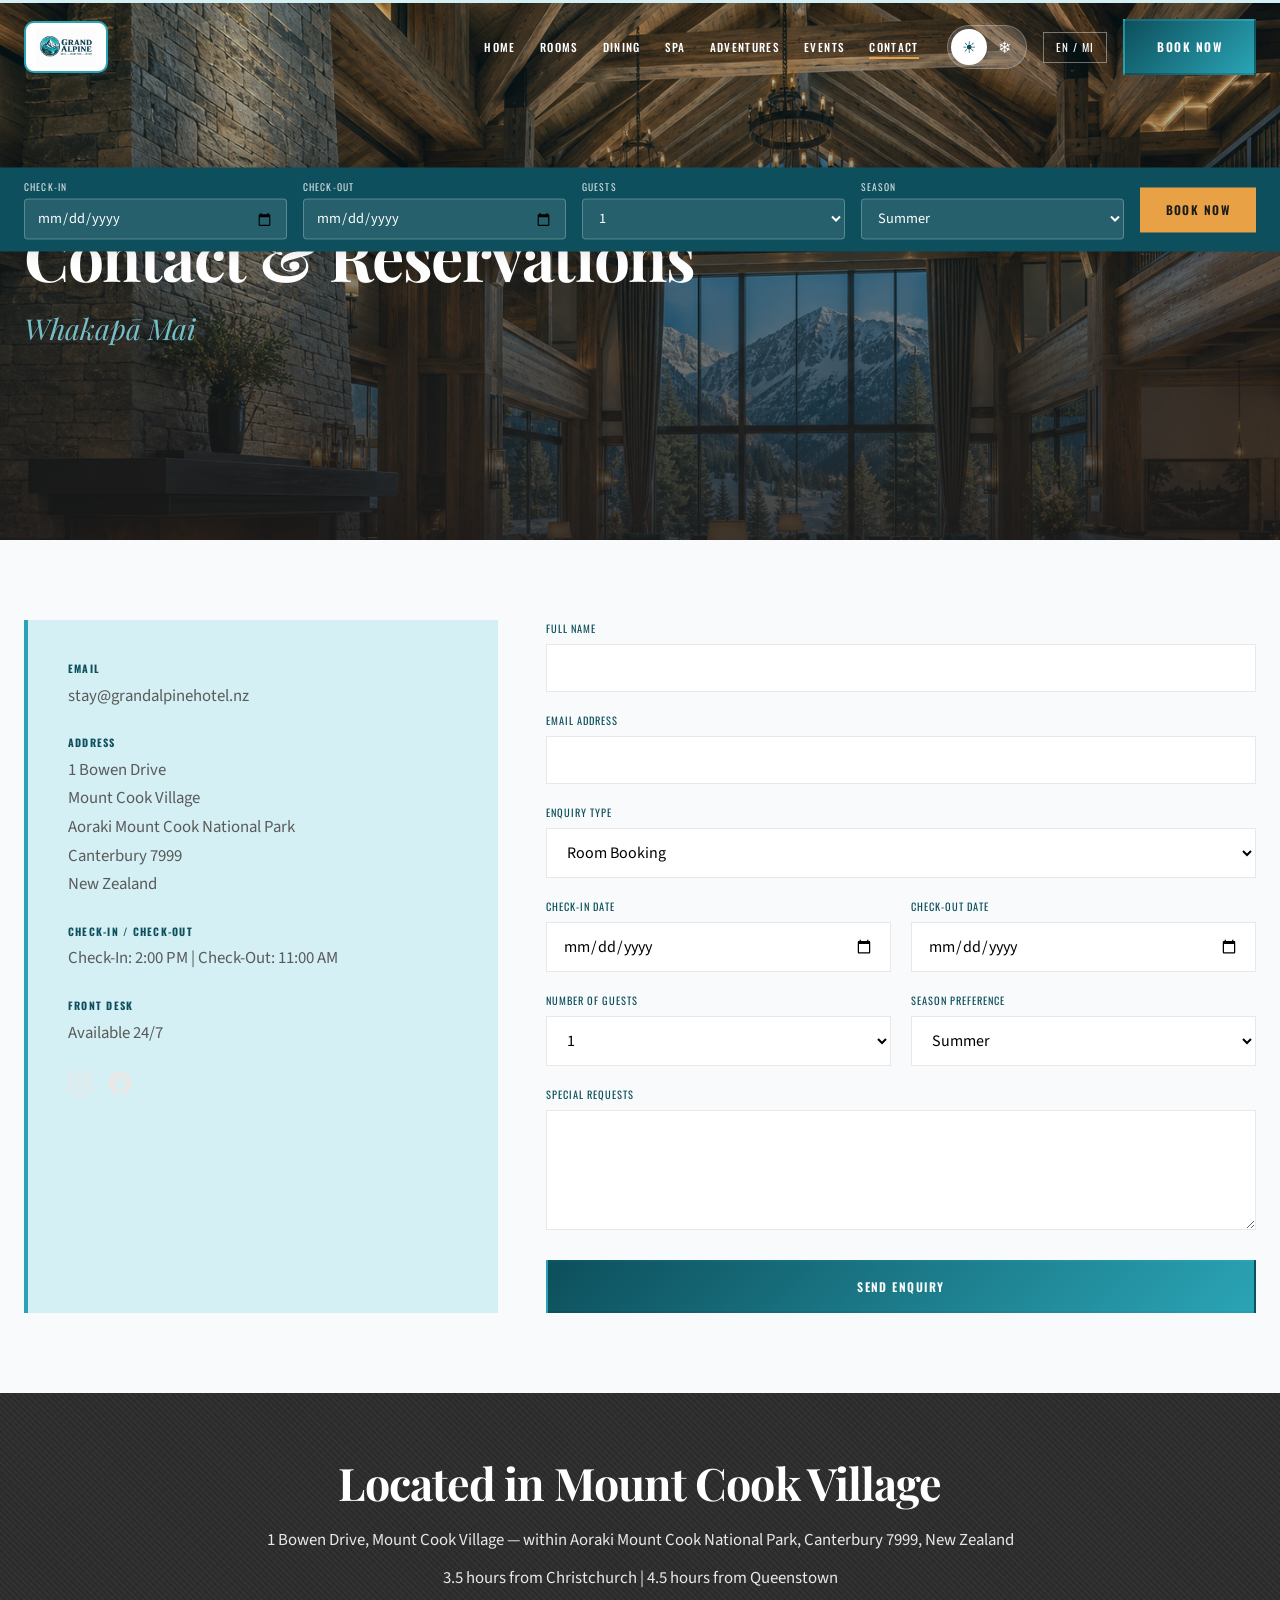
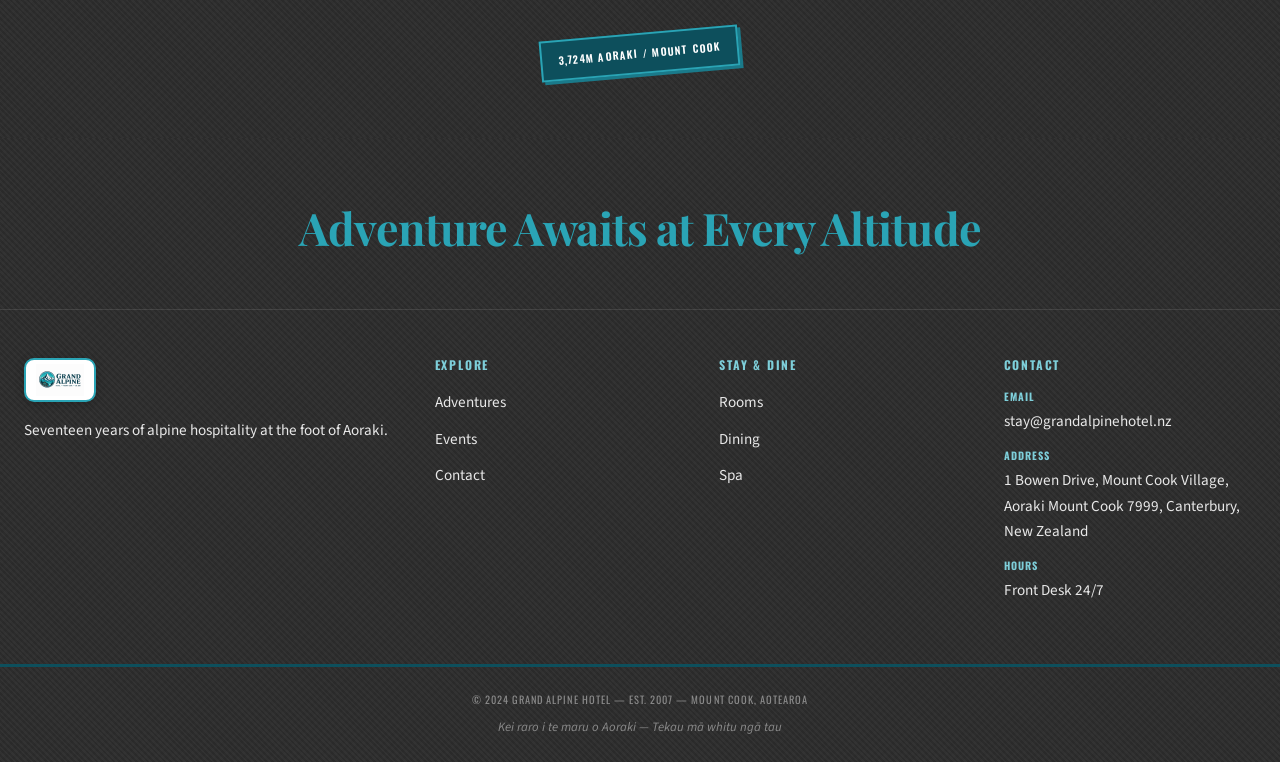
<file: contact.html>
<!DOCTYPE html>
<html lang="en">
<head>
  <meta charset="UTF-8">
  <meta name="viewport" content="width=device-width, initial-scale=1.0">
  <meta name="description" content="Contact & Reservations at Grand Alpine Hotel, Mount Cook.">
  <title>Contact | Grand Alpine Hotel</title>
  <link rel="icon" type="image/png" href="assets/images/grand-alpine-logo.png">
  <link rel="stylesheet" href="styles/base.css">
  <link rel="stylesheet" href="styles/navbar.css">
  <link rel="stylesheet" href="styles/booking-bar.css">
  <link rel="stylesheet" href="styles/hero.css">
  <link rel="stylesheet" href="styles/components.css">
  <link rel="stylesheet" href="styles/sections.css">
  <link rel="stylesheet" href="styles/responsive.css">
</head>
<body data-season="summer">
  <div class="altitude-bar" aria-hidden="true"><div class="altitude-bar__fill"></div></div>
  <header class="navbar">
    <div class="navbar__inner">
      <a href="index.html" class="navbar__logo">
        <img src="assets/images/grand-alpine-logo.png" alt="Grand Alpine Hotel — Mount Cook" class="navbar__logo-img" width="220" height="52">
      </a>
      <nav class="navbar__nav">
        <ul class="navbar__links">
          <li><a href="index.html" data-en="Home" data-mi="Kāinga">Home</a></li>
          <li><a href="rooms.html" data-en="Rooms" data-mi="Rūma">Rooms</a></li>
          <li><a href="dining.html" data-en="Dining" data-mi="Kai">Dining</a></li>
          <li><a href="spa.html" data-en="Spa" data-mi="Roto">Spa</a></li>
          <li><a href="adventures.html" data-en="Adventures" data-mi="Tūāhuatanga">Adventures</a></li>
          <li><a href="events.html" data-en="Events" data-mi="Hui">Events</a></li>
          <li><a href="contact.html" data-en="Contact" data-mi="Whakapā">Contact</a></li>
        </ul>
        <div class="navbar__actions">
          <div class="season-toggle"><button class="season-toggle__btn active" data-season="summer">☀</button><button class="season-toggle__btn" data-season="winter">❄</button></div>
          <button class="lang-toggle">EN / MI</button>
          <a href="contact.html" class="btn btn--teal" data-en="Book Now" data-mi="Rēhita Ināianei">Book Now</a>
        </div>
      </nav>
      <button class="navbar__hamburger" aria-label="Open menu"><span></span><span></span><span></span></button>
    </div>
  </header>
  <nav class="mobile-menu"><a href="index.html">Home</a><a href="rooms.html">Rooms</a><a href="dining.html">Dining</a><a href="spa.html">Spa</a><a href="adventures.html">Adventures</a><a href="events.html">Events</a><a href="contact.html">Contact</a></nav>
  <div class="booking-bar">
    <div class="booking-bar__inner">
      <div class="booking-bar__field"><label data-en="Check-In" data-mi="Rā Uru">Check-In</label><input type="date"></div>
      <div class="booking-bar__field"><label data-en="Check-Out" data-mi="Rā Puta">Check-Out</label><input type="date"></div>
      <div class="booking-bar__field"><label data-en="Guests" data-mi="Manuhiri">Guests</label><select><option>1</option><option>2</option><option>3</option><option>4</option></select></div>
      <div class="booking-bar__field"><label data-en="Season" data-mi="Kōanga/Hōtoke">Season</label><select data-booking-season><option value="summer">Summer</option><option value="winter">Winter</option></select></div>
      <button class="btn btn--amber" data-en="Book Now" data-mi="Rēhita Ināianei">Book Now</button>
    </div>
  </div>

  <main>
    <section class="hero hero--page hero--contact">
      <div class="hero__bg"></div>
      <div class="hero__overlay"></div>
      <div class="hero__content">
        <h1 class="hero__title"><span data-en="Contact & Reservations" data-mi="Whakapā Mai">Contact & Reservations</span></h1>
        <p class="hero__maori">Whakapā Mai</p>
      </div>
    </section>

    <section class="section contact-section">
      <div class="container">
        <div class="contact-grid reveal">
          <div class="info-card">
            <div class="info-card__item">
              <strong>Email</strong>
              <p><a href="mailto:stay@grandalpinehotel.nz">stay@grandalpinehotel.nz</a></p>
            </div>
            <div class="info-card__item">
              <strong data-en="Address" data-mi="Wāhi Noho">Address</strong>
              <p>1 Bowen Drive<br>Mount Cook Village<br>Aoraki Mount Cook National Park<br>Canterbury 7999<br>New Zealand</p>
            </div>
            <div class="info-card__item">
              <strong data-en="Check-In / Check-Out" data-mi="Rā Uru / Rā Puta">Check-In / Check-Out</strong>
              <p data-en="Check-In: 2:00 PM | Check-Out: 11:00 AM" data-mi="Rā Uru: 2:00 PM | Rā Puta: 11:00 AM">Check-In: 2:00 PM | Check-Out: 11:00 AM</p>
            </div>
            <div class="info-card__item">
              <strong data-en="Front Desk" data-mi="Te Papatohu">Front Desk</strong>
              <p data-en="Available 24/7" data-mi="Wātea 24/7">Available 24/7</p>
            </div>
            <div class="footer__social">
              <a href="#" aria-label="Instagram"><svg viewBox="0 0 24 24" fill="currentColor" width="24" height="24"><path d="M12 2.163c3.204 0 3.584.012 4.85.07 3.252.148 4.771 1.691 4.919 4.919.058 1.265.069 1.645.069 4.849 0 3.205-.012 3.584-.069 4.849-.149 3.225-1.664 4.771-4.919 4.919-1.266.058-1.644.07-4.85.07-3.204 0-3.584-.012-4.849-.07-3.26-.149-4.771-1.699-4.919-4.92-.058-1.265-.07-1.644-.07-4.849 0-3.204.013-3.583.07-4.849.149-3.227 1.664-4.771 4.919-4.919 1.266-.057 1.645-.069 4.849-.069zM12 0C8.741 0 8.333.014 7.053.072 2.695.272.273 2.69.073 7.052.014 8.333 0 8.741 0 12c0 3.259.014 3.668.072 4.948.2 4.358 2.618 6.78 6.98 6.98C8.333 23.986 8.741 24 12 24c3.259 0 3.668-.014 4.948-.072 4.354-.2 6.782-2.618 6.979-6.98.059-1.28.073-1.689.073-4.948 0-3.259-.014-3.667-.072-4.947-.196-4.354-2.617-6.78-6.979-6.98C15.668.014 15.259 0 12 0zm0 5.838a6.162 6.162 0 100 12.324 6.162 6.162 0 000-12.324zM12 16a4 4 0 110-8 4 4 0 010 8zm6.406-11.845a1.44 1.44 0 100 2.881 1.44 1.44 0 000-2.881z"/></svg></a>
              <a href="#" aria-label="Facebook"><svg viewBox="0 0 24 24" fill="currentColor" width="24" height="24"><path d="M24 12.073c0-6.627-5.373-12-12-12s-12 5.373-12 12c0 5.99 4.388 10.954 10.125 11.854v-8.385H7.078v-3.47h3.047V9.43c0-3.007 1.792-4.669 4.533-4.669 1.312 0 2.686.235 2.686.235v2.953H15.83c-1.491 0-1.956.925-1.956 1.874v2.25h3.328l-.532 3.47h-2.796v8.385C19.612 23.027 24 18.062 24 12.073z"/></svg></a>
            </div>
          </div>

          <div>
            <form class="reservation-form" novalidate>
              <div class="form-group">
                <label for="fullname" data-en="Full Name" data-mi="Ingoa Katoa">Full Name</label>
                <input type="text" id="fullname" name="fullname" required>
              </div>
              <div class="form-group">
                <label for="email" data-en="Email Address" data-mi="Īmēra">Email Address</label>
                <input type="email" id="email" name="email" required>
              </div>
              <div class="form-group">
                <label for="enquiry-type" data-en="Enquiry Type" data-mi="Momo Uiui">Enquiry Type</label>
                <select id="enquiry-type" name="enquiry-type">
                  <option data-en="Room Booking" data-mi="Rēhita Rūma">Room Booking</option>
                  <option data-en="Dining" data-mi="Kai">Dining</option>
                  <option data-en="Spa" data-mi="Roto">Spa</option>
                  <option data-en="Adventures" data-mi="Tūāhuatanga">Adventures</option>
                  <option data-en="Conference" data-mi="Hui">Conference</option>
                  <option data-en="General" data-mi="Whānui">General</option>
                </select>
              </div>
              <div class="form-row">
                <div class="form-group">
                  <label for="checkin" data-en="Check-In Date" data-mi="Rā Uru">Check-In Date</label>
                  <input type="date" id="checkin" name="checkin">
                </div>
                <div class="form-group">
                  <label for="checkout" data-en="Check-Out Date" data-mi="Rā Puta">Check-Out Date</label>
                  <input type="date" id="checkout" name="checkout">
                </div>
              </div>
              <div class="form-row">
                <div class="form-group">
                  <label for="guests" data-en="Number of Guests" data-mi="Te Maha o ngā Manuhiri">Number of Guests</label>
                  <select id="guests" name="guests">
                    <option>1</option><option>2</option><option>3</option><option>4</option><option>5</option><option>6</option><option>7</option><option>8+</option>
                  </select>
                </div>
                <div class="form-group">
                  <label for="season-pref" data-en="Season Preference" data-mi="Kōwhiringa Kōanga/Hōtoke">Season Preference</label>
                  <select id="season-pref" name="season-pref">
                    <option data-en="Summer" data-mi="Kōanga">Summer</option>
                    <option data-en="Winter" data-mi="Hōtoke">Winter</option>
                    <option data-en="No preference" data-mi="Kāore he kōwhiringa">No preference</option>
                  </select>
                </div>
              </div>
              <div class="form-group">
                <label for="requests" data-en="Special Requests" data-mi="Tononga Motuhake">Special Requests</label>
                <textarea id="requests" name="requests" rows="4"></textarea>
              </div>
              <button type="submit" class="btn btn--teal" style="width:100%;" data-en="Send Enquiry" data-mi="Tuku Pātai">Send Enquiry</button>
            </form>
            <div class="form-success">
              <h3 data-en="Enquiry Received" data-mi="Kua Whiwhi te Pātai">Enquiry Received</h3>
              <p data-en="Our team will respond within 24 hours. Adventure awaits!" data-mi="Ka whakautu tō mātou tīma i roto i te 24 haora. E tatari ana te tūāhuatanga!">Our team will respond within 24 hours. Adventure awaits!</p>
            </div>
          </div>
        </div>
      </div>
    </section>

    <section class="location-section stone-texture">
      <h2 data-en="Located in Mount Cook Village" data-mi="Kei Mount Cook Village">Located in Mount Cook Village</h2>
      <p data-en="1 Bowen Drive, Mount Cook Village — within Aoraki Mount Cook National Park, Canterbury 7999, New Zealand" data-mi="1 Bowen Drive, Mount Cook Village — kei roto i Te Pāka o Aoraki Mount Cook, Canterbury 7999, Aotearoa">1 Bowen Drive, Mount Cook Village — within Aoraki Mount Cook National Park, Canterbury 7999, New Zealand</p>
      <p data-en="3.5 hours from Christchurch | 4.5 hours from Queenstown" data-mi="3.5 haora mai i Ōtautahi | 4.5 haora mai i Tāwhaki">3.5 hours from Christchurch | 4.5 hours from Queenstown</p>
      <div class="elevation-badge">3,724m AORAKI / MOUNT COOK</div>
    </section>
  </main>

  <footer class="footer stone-texture">
    <div class="footer__headline"><h2 data-en="Adventure Awaits at Every Altitude" data-mi="He Tūāhuatanga kei ia Teiteitanga">Adventure Awaits at Every Altitude</h2></div>
    <div class="footer__grid">
      <div class="footer__col"><div class="footer__logo"><img src="assets/images/grand-alpine-logo.png" alt="Grand Alpine Hotel" class="footer__logo-img" width="180" height="44"></div><p>Seventeen years of alpine hospitality at the foot of Aoraki.</p></div>
      <div class="footer__col"><h4>Explore</h4><ul><li><a href="adventures.html">Adventures</a></li><li><a href="events.html">Events</a></li><li><a href="contact.html">Contact</a></li></ul></div>
      <div class="footer__col"><h4>Stay & Dine</h4><ul><li><a href="rooms.html">Rooms</a></li><li><a href="dining.html">Dining</a></li><li><a href="spa.html">Spa</a></li></ul></div>
      <div class="footer__col"><h4>Contact</h4><div class="footer__contact-item"><strong>Email</strong><a href="mailto:stay@grandalpinehotel.nz">stay@grandalpinehotel.nz</a></div><div class="footer__contact-item"><strong>Address</strong>1 Bowen Drive, Mount Cook Village, Aoraki Mount Cook 7999, Canterbury, New Zealand</div><div class="footer__contact-item"><strong>Hours</strong><span data-en="Front Desk 24/7" data-mi="Papatohu 24/7">Front Desk 24/7</span></div></div>
    </div>
    <div class="footer__bottom"><p>© 2024 GRAND ALPINE HOTEL — EST. 2007 — MOUNT COOK, AOTEAROA</p><p class="maori-line">Kei raro i te maru o Aoraki — Tekau mā whitu ngā tau</p></div>
  </footer>
  <script src="js/season.js"></script><script src="js/language.js"></script><script src="js/main.js"></script><script src="js/tilt.js"></script><script src="js/booking.js"></script>
</body>
</html>
</file>
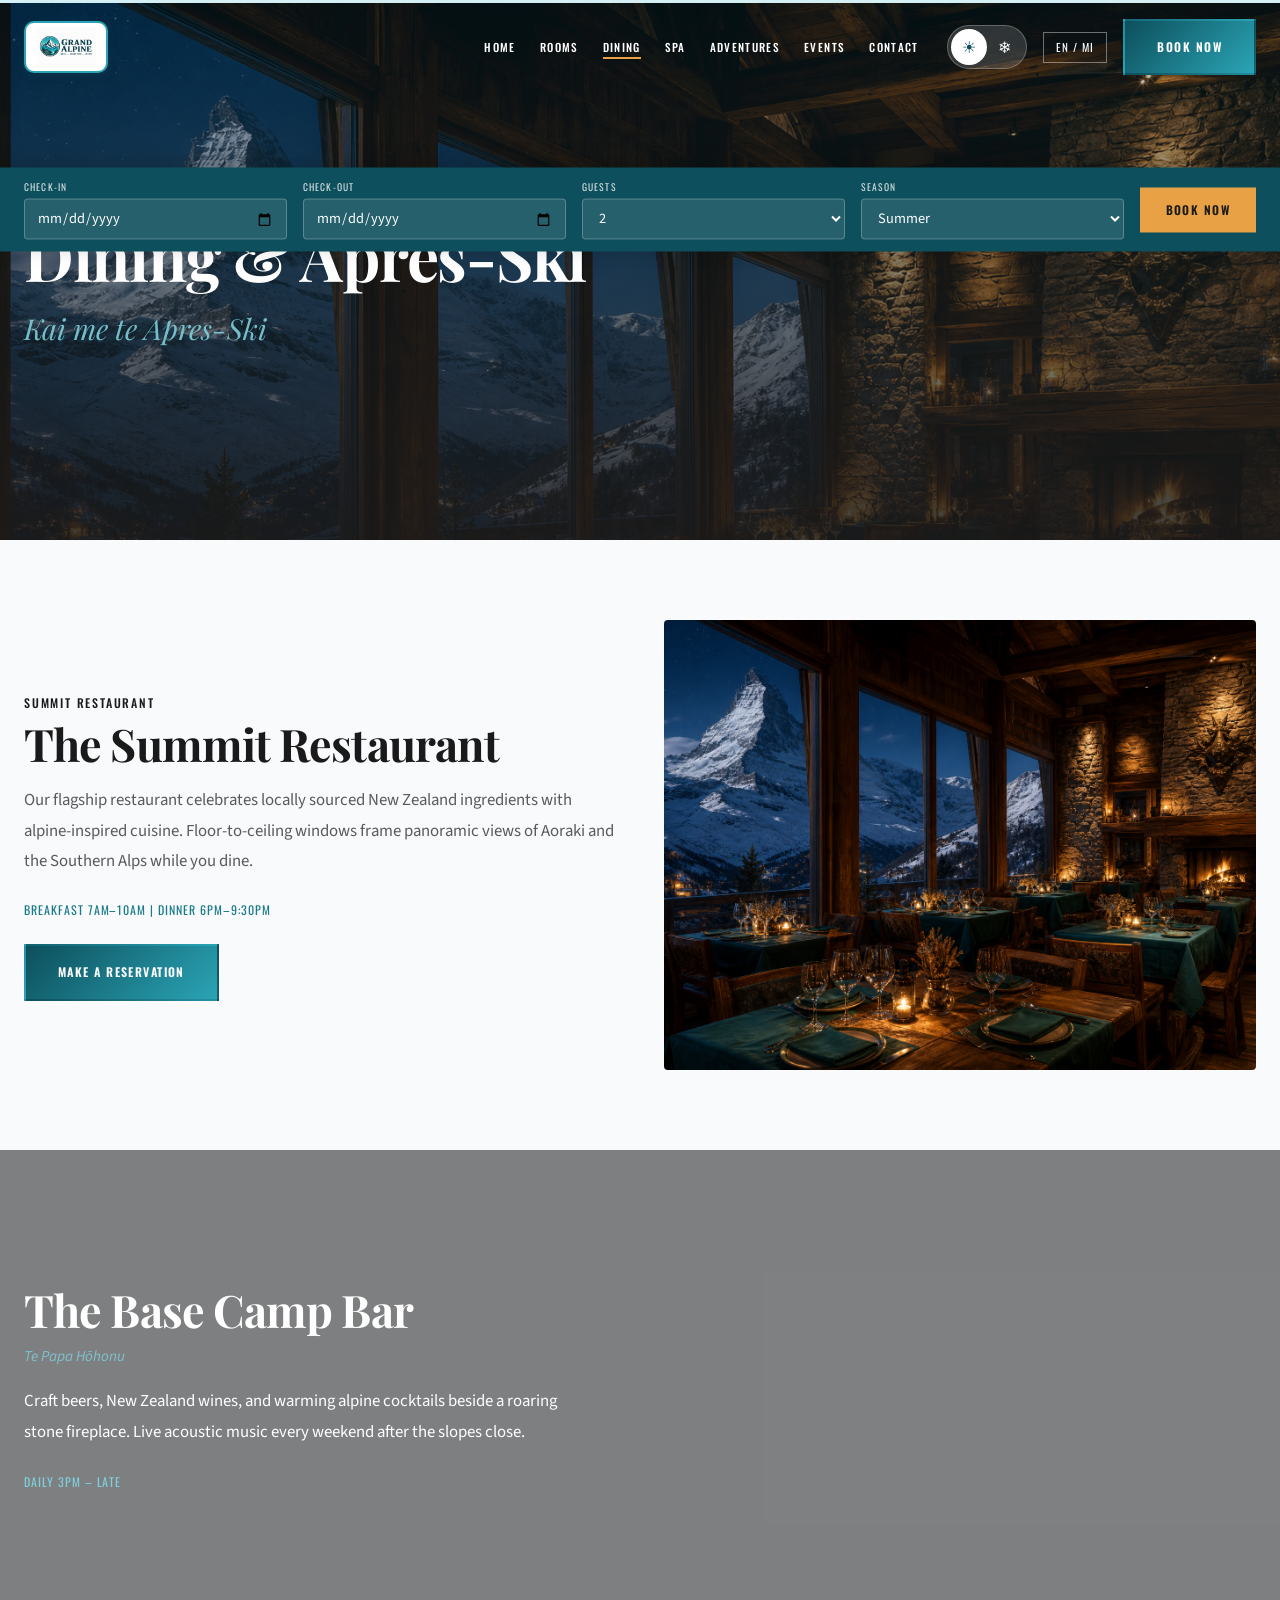
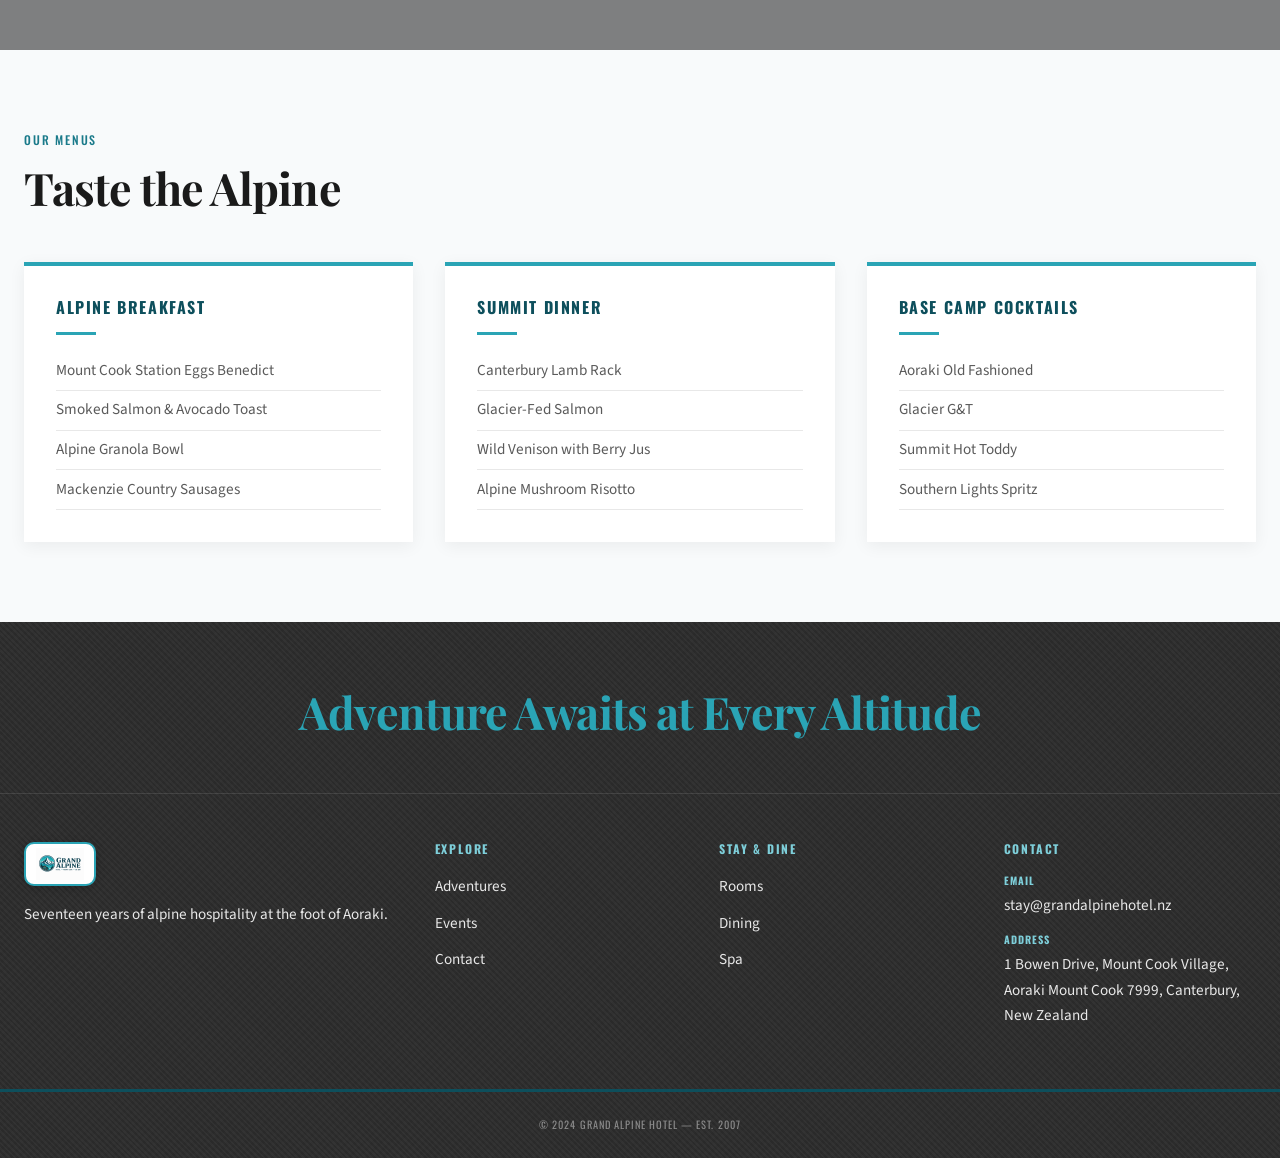
<file: dining.html>
<!DOCTYPE html>
<html lang="en">
<head>
  <meta charset="UTF-8">
  <meta name="viewport" content="width=device-width, initial-scale=1.0">
  <meta name="description" content="Dining & Apres-Ski Bar at Grand Alpine Hotel, Mount Cook.">
  <title>Dining | Grand Alpine Hotel</title>
  <link rel="icon" type="image/png" href="assets/images/grand-alpine-logo.png">
  <link rel="stylesheet" href="styles/base.css">
  <link rel="stylesheet" href="styles/navbar.css">
  <link rel="stylesheet" href="styles/booking-bar.css">
  <link rel="stylesheet" href="styles/hero.css">
  <link rel="stylesheet" href="styles/components.css">
  <link rel="stylesheet" href="styles/sections.css">
  <link rel="stylesheet" href="styles/responsive.css">
</head>
<body data-season="summer">
  <div class="altitude-bar" aria-hidden="true"><div class="altitude-bar__fill"></div></div>
  <header class="navbar">
    <div class="navbar__inner">
      <a href="index.html" class="navbar__logo">
        <img src="assets/images/grand-alpine-logo.png" alt="Grand Alpine Hotel — Mount Cook" class="navbar__logo-img" width="220" height="52">
      </a>
      <nav class="navbar__nav">
        <ul class="navbar__links">
          <li><a href="index.html" data-en="Home" data-mi="Kāinga">Home</a></li>
          <li><a href="rooms.html" data-en="Rooms" data-mi="Rūma">Rooms</a></li>
          <li><a href="dining.html" data-en="Dining" data-mi="Kai">Dining</a></li>
          <li><a href="spa.html" data-en="Spa" data-mi="Roto">Spa</a></li>
          <li><a href="adventures.html" data-en="Adventures" data-mi="Tūāhuatanga">Adventures</a></li>
          <li><a href="events.html" data-en="Events" data-mi="Hui">Events</a></li>
          <li><a href="contact.html" data-en="Contact" data-mi="Whakapā">Contact</a></li>
        </ul>
        <div class="navbar__actions">
          <div class="season-toggle"><button class="season-toggle__btn active" data-season="summer">☀</button><button class="season-toggle__btn" data-season="winter">❄</button></div>
          <button class="lang-toggle">EN / MI</button>
          <a href="contact.html" class="btn btn--teal" data-en="Book Now" data-mi="Rēhita Ināianei">Book Now</a>
        </div>
      </nav>
      <button class="navbar__hamburger" aria-label="Open menu"><span></span><span></span><span></span></button>
    </div>
  </header>
  <nav class="mobile-menu"><a href="index.html">Home</a><a href="rooms.html">Rooms</a><a href="dining.html">Dining</a><a href="spa.html">Spa</a><a href="adventures.html">Adventures</a><a href="events.html">Events</a><a href="contact.html">Contact</a></nav>
  <div class="booking-bar">
    <div class="booking-bar__inner">
      <div class="booking-bar__field"><label data-en="Check-In" data-mi="Rā Uru">Check-In</label><input type="date"></div>
      <div class="booking-bar__field"><label data-en="Check-Out" data-mi="Rā Puta">Check-Out</label><input type="date"></div>
      <div class="booking-bar__field"><label data-en="Guests" data-mi="Manuhiri">Guests</label><select><option>2</option><option>4</option><option>6</option></select></div>
      <div class="booking-bar__field"><label data-en="Season" data-mi="Kōanga/Hōtoke">Season</label><select data-booking-season><option value="summer">Summer</option><option value="winter">Winter</option></select></div>
      <button class="btn btn--amber" data-en="Book Now" data-mi="Rēhita Ināianei">Book Now</button>
    </div>
  </div>

  <main>
    <section class="hero hero--page hero--dining">
      <div class="hero__bg"></div>
      <div class="hero__overlay"></div>
      <div class="hero__content">
        <h1 class="hero__title"><span data-en="Dining & Apres-Ski" data-mi="Kai me te Apres-Ski">Dining & Apres-Ski</span></h1>
        <p class="hero__maori">Kai me te Apres-Ski</p>
      </div>
    </section>

    <section class="section">
      <div class="container">
        <div class="split-section reveal">
          <div class="split-section__content">
            <span class="label" data-en="Summit Restaurant" data-mi="Wharekai Taumata">Summit Restaurant</span>
            <h2 data-en="The Summit Restaurant" data-mi="Te Wharekai Taumata">The Summit Restaurant</h2>
            <p data-en="Our flagship restaurant celebrates locally sourced New Zealand ingredients with alpine-inspired cuisine. Floor-to-ceiling windows frame panoramic views of Aoraki and the Southern Alps while you dine." data-mi="Ka whakanuia e tō mātou wharekai matua ngā kai nō Aotearoa me te kai whakaarohia e ngā Alpaina. He matapihi nui ki a Aoraki me ngā Alpaina o te Tonga.">Our flagship restaurant celebrates locally sourced New Zealand ingredients with alpine-inspired cuisine. Floor-to-ceiling windows frame panoramic views of Aoraki and the Southern Alps while you dine.</p>
            <div class="split-section__hours">
              <span data-en="Breakfast 7AM–10AM | Dinner 6PM–9:30PM" data-mi="Parakuihi 7AM–10AM | Rāhina 6PM–9:30PM">Breakfast 7AM–10AM | Dinner 6PM–9:30PM</span>
            </div>
            <a href="contact.html" class="btn btn--teal" data-en="Make a Reservation" data-mi="Rēhita Tēnei">Make a Reservation</a>
          </div>
          <div class="split-section__image tilt-image" style="background-image:url('assets/images/dining-restaurant.jpg');"></div>
        </div>
      </div>
    </section>

    <section class="parallax-section apres-section">
      <div class="parallax-section__overlay"></div>
      <div class="parallax-section__content reveal">
        <h2 data-en="The Base Camp Bar" data-mi="Te Papa Hōhonu">The Base Camp Bar</h2>
        <p class="maori-text">Te Papa Hōhonu</p>
        <p data-en="Craft beers, New Zealand wines, and warming alpine cocktails beside a roaring stone fireplace. Live acoustic music every weekend after the slopes close." data-mi="Pia mahi, waina Aotearoa, me ngā inu mahana i te taha o te ahi kōhatu. He puoro ora ia wiki mutunga i te kati o ngā papa reti.">Craft beers, New Zealand wines, and warming alpine cocktails beside a roaring stone fireplace. Live acoustic music every weekend after the slopes close.</p>
        <p class="split-section__hours" style="color:var(--teal-light);" data-en="Daily 3PM – Late" data-mi="Ia Rā 3PM – Tōmuri">Daily 3PM – Late</p>
      </div>
    </section>

    <section class="section">
      <div class="container">
        <div class="section-heading reveal">
          <span class="label" data-en="Our Menus" data-mi="Ō Mātou Rārangi Kai">Our Menus</span>
          <h2 data-en="Taste the Alpine" data-mi="Whakamātauria te Alpaina">Taste the Alpine</h2>
        </div>
        <div class="menu-grid reveal">
          <div class="menu-card">
            <h3 data-en="Alpine Breakfast" data-mi="Parakuihi Alpaina">Alpine Breakfast</h3>
            <div class="menu-card__divider"></div>
            <ul>
              <li data-en="Mount Cook Station Eggs Benedict" data-mi="Hēki Benedict">Mount Cook Station Eggs Benedict</li>
              <li data-en="Smoked Salmon & Avocado Toast" data-mi="Toast Kōura me te Avocado">Smoked Salmon & Avocado Toast</li>
              <li data-en="Alpine Granola Bowl" data-mi="Pāraera Granola Alpaina">Alpine Granola Bowl</li>
              <li data-en="Mackenzie Country Sausages" data-mi="Ngā Tōtōtō Mackenzie">Mackenzie Country Sausages</li>
            </ul>
          </div>
          <div class="menu-card">
            <h3 data-en="Summit Dinner" data-mi="Rāhina Taumata">Summit Dinner</h3>
            <div class="menu-card__divider"></div>
            <ul>
              <li data-en="Canterbury Lamb Rack" data-mi="Rāti Reme Canterbury">Canterbury Lamb Rack</li>
              <li data-en="Glacier-Fed Salmon" data-mi="Kōura Kōpatapata">Glacier-Fed Salmon</li>
              <li data-en="Wild Venison with Berry Jus" data-mi="Tia Wild me te Jus Berry">Wild Venison with Berry Jus</li>
              <li data-en="Alpine Mushroom Risotto" data-mi="Risotto Harore Alpaina">Alpine Mushroom Risotto</li>
            </ul>
          </div>
          <div class="menu-card">
            <h3 data-en="Base Camp Cocktails" data-mi="Inu Base Camp">Base Camp Cocktails</h3>
            <div class="menu-card__divider"></div>
            <ul>
              <li data-en="Aoraki Old Fashioned" data-mi="Aoraki Old Fashioned">Aoraki Old Fashioned</li>
              <li data-en="Glacier G&T" data-mi="Glacier G&T">Glacier G&T</li>
              <li data-en="Summit Hot Toddy" data-mi="Toddy Mahana Taumata">Summit Hot Toddy</li>
              <li data-en="Southern Lights Spritz" data-mi="Spritz Rā Whiti Tonga">Southern Lights Spritz</li>
            </ul>
          </div>
        </div>
      </div>
    </section>
  </main>

  <footer class="footer stone-texture">
    <div class="footer__headline"><h2 data-en="Adventure Awaits at Every Altitude" data-mi="He Tūāhuatanga kei ia Teiteitanga">Adventure Awaits at Every Altitude</h2></div>
    <div class="footer__grid">
      <div class="footer__col"><div class="footer__logo"><img src="assets/images/grand-alpine-logo.png" alt="Grand Alpine Hotel" class="footer__logo-img" width="180" height="44"></div><p>Seventeen years of alpine hospitality at the foot of Aoraki.</p></div>
      <div class="footer__col"><h4>Explore</h4><ul><li><a href="adventures.html">Adventures</a></li><li><a href="events.html">Events</a></li><li><a href="contact.html">Contact</a></li></ul></div>
      <div class="footer__col"><h4>Stay & Dine</h4><ul><li><a href="rooms.html">Rooms</a></li><li><a href="dining.html">Dining</a></li><li><a href="spa.html">Spa</a></li></ul></div>
      <div class="footer__col"><h4>Contact</h4><div class="footer__contact-item"><strong>Email</strong><a href="mailto:stay@grandalpinehotel.nz">stay@grandalpinehotel.nz</a></div><div class="footer__contact-item"><strong>Address</strong>1 Bowen Drive, Mount Cook Village, Aoraki Mount Cook 7999, Canterbury, New Zealand</div></div>
    </div>
    <div class="footer__bottom"><p>© 2024 GRAND ALPINE HOTEL — EST. 2007</p></div>
  </footer>
  <script src="js/season.js"></script><script src="js/language.js"></script><script src="js/main.js"></script><script src="js/tilt.js"></script><script src="js/booking.js"></script>
</body>
</html>
</file>
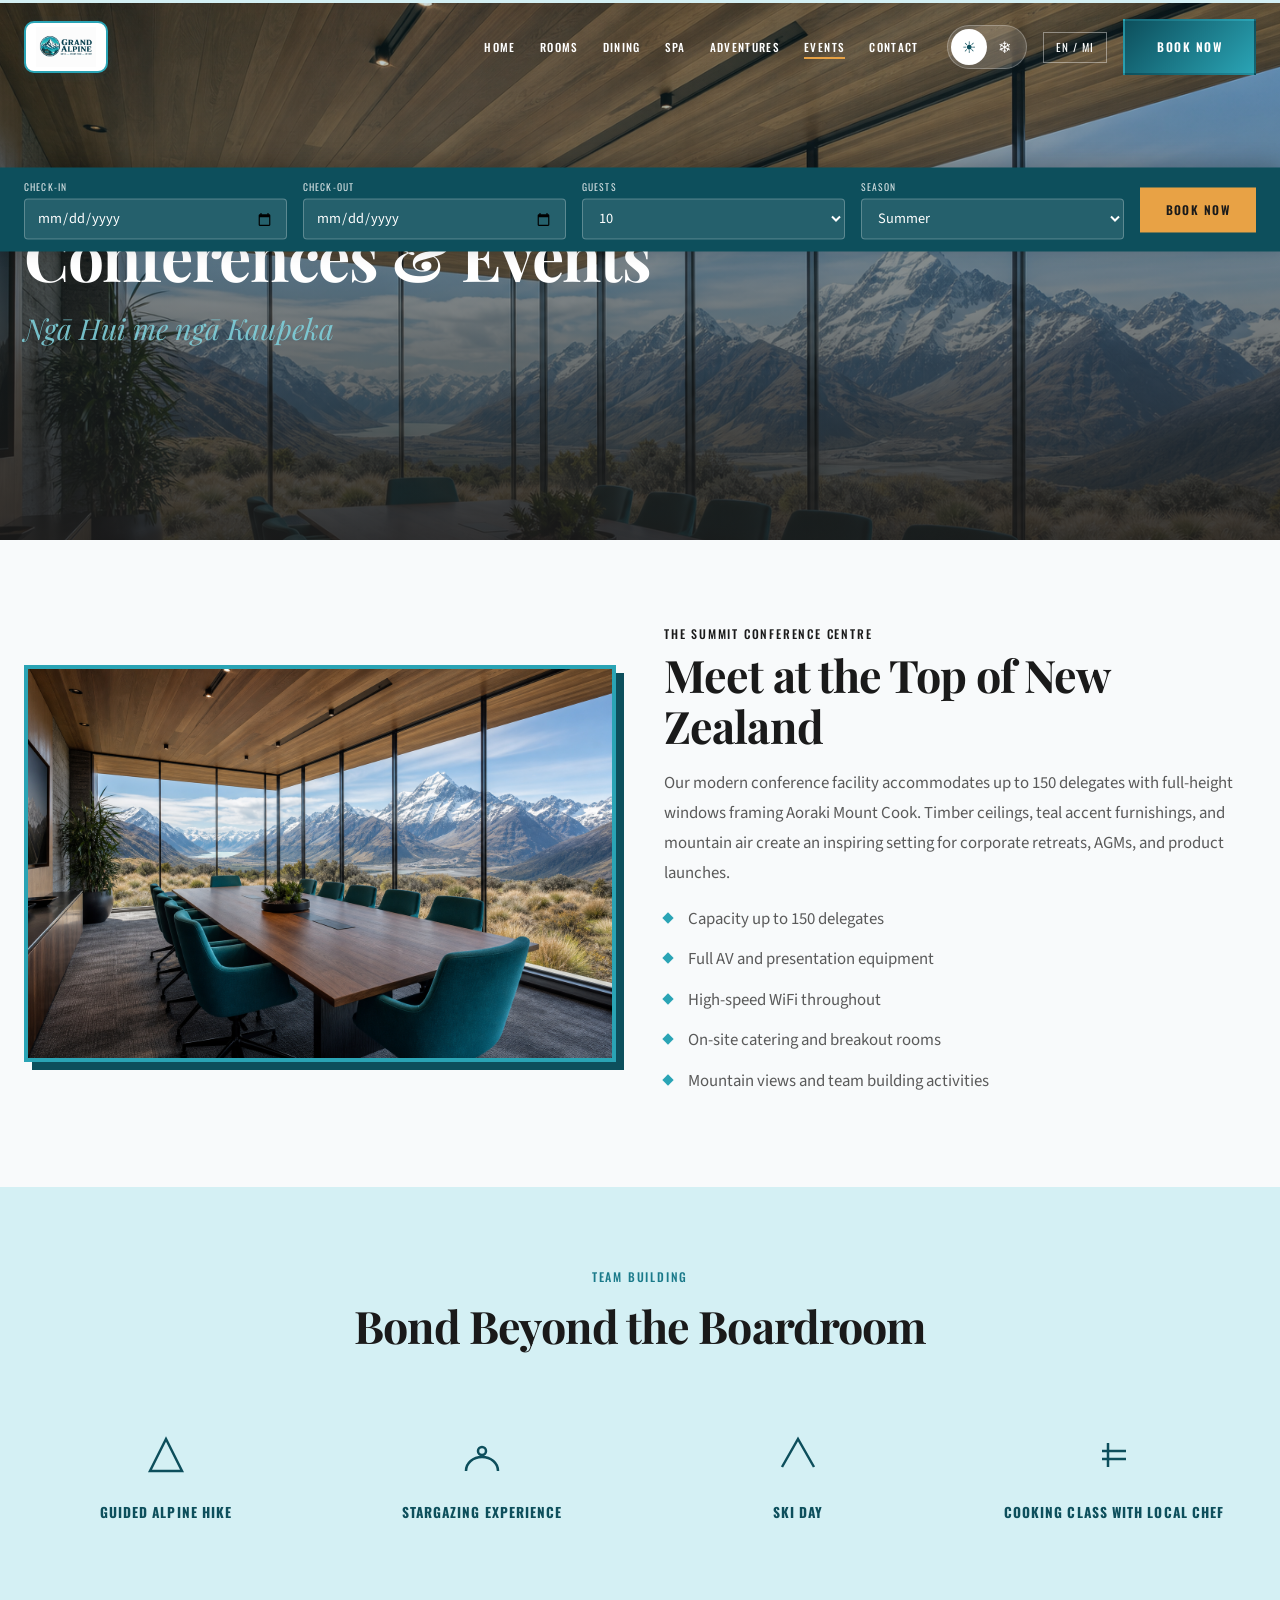
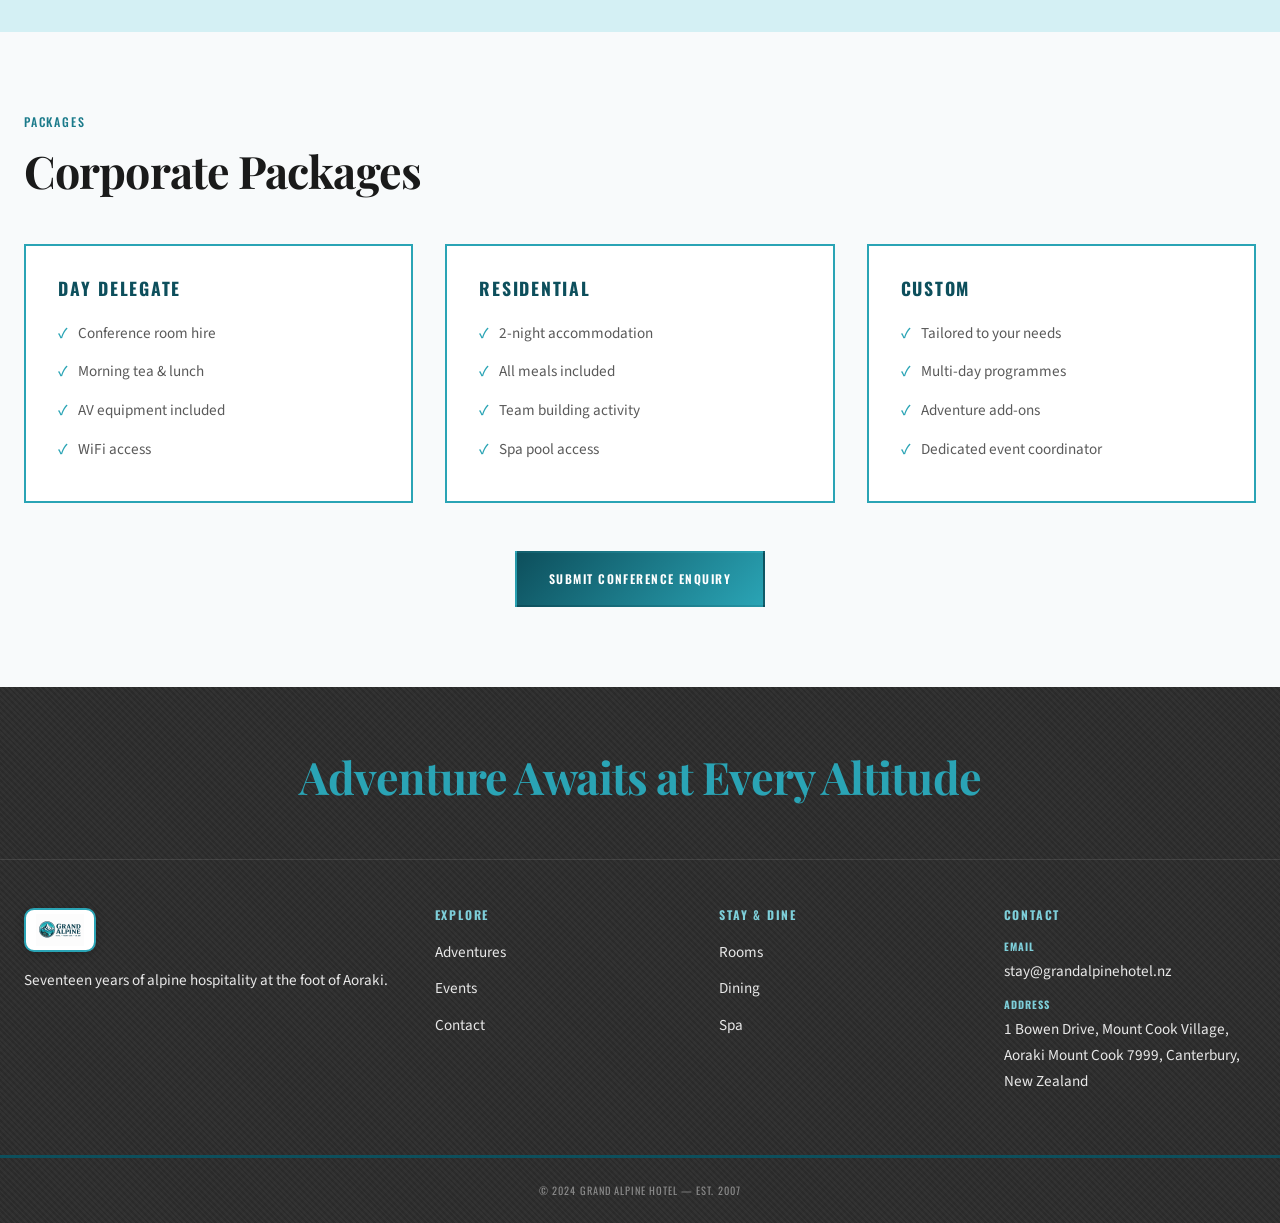
<file: events.html>
<!DOCTYPE html>
<html lang="en">
<head>
  <meta charset="UTF-8">
  <meta name="viewport" content="width=device-width, initial-scale=1.0">
  <meta name="description" content="Conference & Events at Grand Alpine Hotel, Mount Cook.">
  <title>Events | Grand Alpine Hotel</title>
  <link rel="icon" type="image/png" href="assets/images/grand-alpine-logo.png">
  <link rel="stylesheet" href="styles/base.css">
  <link rel="stylesheet" href="styles/navbar.css">
  <link rel="stylesheet" href="styles/booking-bar.css">
  <link rel="stylesheet" href="styles/hero.css">
  <link rel="stylesheet" href="styles/components.css">
  <link rel="stylesheet" href="styles/sections.css">
  <link rel="stylesheet" href="styles/responsive.css">
</head>
<body data-season="summer">
  <div class="altitude-bar" aria-hidden="true"><div class="altitude-bar__fill"></div></div>
  <header class="navbar">
    <div class="navbar__inner">
      <a href="index.html" class="navbar__logo">
        <img src="assets/images/grand-alpine-logo.png" alt="Grand Alpine Hotel — Mount Cook" class="navbar__logo-img" width="220" height="52">
      </a>
      <nav class="navbar__nav">
        <ul class="navbar__links">
          <li><a href="index.html" data-en="Home" data-mi="Kāinga">Home</a></li>
          <li><a href="rooms.html" data-en="Rooms" data-mi="Rūma">Rooms</a></li>
          <li><a href="dining.html" data-en="Dining" data-mi="Kai">Dining</a></li>
          <li><a href="spa.html" data-en="Spa" data-mi="Roto">Spa</a></li>
          <li><a href="adventures.html" data-en="Adventures" data-mi="Tūāhuatanga">Adventures</a></li>
          <li><a href="events.html" data-en="Events" data-mi="Hui">Events</a></li>
          <li><a href="contact.html" data-en="Contact" data-mi="Whakapā">Contact</a></li>
        </ul>
        <div class="navbar__actions">
          <div class="season-toggle"><button class="season-toggle__btn active" data-season="summer">☀</button><button class="season-toggle__btn" data-season="winter">❄</button></div>
          <button class="lang-toggle">EN / MI</button>
          <a href="contact.html" class="btn btn--teal" data-en="Book Now" data-mi="Rēhita Ināianei">Book Now</a>
        </div>
      </nav>
      <button class="navbar__hamburger" aria-label="Open menu"><span></span><span></span><span></span></button>
    </div>
  </header>
  <nav class="mobile-menu"><a href="index.html">Home</a><a href="rooms.html">Rooms</a><a href="dining.html">Dining</a><a href="spa.html">Spa</a><a href="adventures.html">Adventures</a><a href="events.html">Events</a><a href="contact.html">Contact</a></nav>
  <div class="booking-bar">
    <div class="booking-bar__inner">
      <div class="booking-bar__field"><label data-en="Check-In" data-mi="Rā Uru">Check-In</label><input type="date"></div>
      <div class="booking-bar__field"><label data-en="Check-Out" data-mi="Rā Puta">Check-Out</label><input type="date"></div>
      <div class="booking-bar__field"><label data-en="Guests" data-mi="Manuhiri">Guests</label><select><option>10</option><option>25</option><option>50</option><option>100+</option></select></div>
      <div class="booking-bar__field"><label data-en="Season" data-mi="Kōanga/Hōtoke">Season</label><select data-booking-season><option value="summer">Summer</option><option value="winter">Winter</option></select></div>
      <button class="btn btn--amber" data-en="Book Now" data-mi="Rēhita Ināianei">Book Now</button>
    </div>
  </div>

  <main>
    <section class="hero hero--page hero--events">
      <div class="hero__bg"></div>
      <div class="hero__overlay"></div>
      <div class="hero__content">
        <h1 class="hero__title"><span data-en="Conferences & Events" data-mi="Ngā Hui me ngā Kaupeka">Conferences & Events</span></h1>
        <p class="hero__maori">Ngā Hui me ngā Kaupeka</p>
      </div>
    </section>

    <section class="section conference-section">
      <div class="container">
        <div class="split-section reveal">
          <div class="framed-image tilt-image">
            <img src="assets/images/events-conference.jpg" alt="Summit Conference Centre with Mount Cook views" loading="lazy" width="600" height="400">
          </div>
          <div class="split-section__content">
            <span class="label" data-en="The Summit Conference Centre" data-mi="Te Pokapū Hui Taumata">The Summit Conference Centre</span>
            <h2 data-en="Meet at the Top of New Zealand" data-mi="Tūhono i te Taumata o Aotearoa">Meet at the Top of New Zealand</h2>
            <p data-en="Our modern conference facility accommodates up to 150 delegates with full-height windows framing Aoraki Mount Cook. Timber ceilings, teal accent furnishings, and mountain air create an inspiring setting for corporate retreats, AGMs, and product launches." data-mi="Ka whakauru tō mātou whare hui hou tae noa ki te 150 mema me ngā matapihi teitei ki a Aoraki.">Our modern conference facility accommodates up to 150 delegates with full-height windows framing Aoraki Mount Cook. Timber ceilings, teal accent furnishings, and mountain air create an inspiring setting for corporate retreats, AGMs, and product launches.</p>
            <ul class="feature-list">
              <li data-en="Capacity up to 150 delegates" data-mi="Te nui tae noa ki te 150 mema">Capacity up to 150 delegates</li>
              <li data-en="Full AV and presentation equipment" data-mi="Taputapu AV me te whakaaturanga katoa">Full AV and presentation equipment</li>
              <li data-en="High-speed WiFi throughout" data-mi="WiFi tere i ngā wāhi katoa">High-speed WiFi throughout</li>
              <li data-en="On-site catering and breakout rooms" data-mi="Kai me ngā rūma wehe i te wāhi">On-site catering and breakout rooms</li>
              <li data-en="Mountain views and team building activities" data-mi="Tiro maunga me ngā mahi whakakotahi tīma">Mountain views and team building activities</li>
            </ul>
          </div>
        </div>
      </div>
    </section>

    <section class="section team-building-section">
      <div class="container">
        <div class="section-heading reveal" style="text-align:center;">
          <span class="label" data-en="Team Building" data-mi="Whakakotahi Tīma">Team Building</span>
          <h2 data-en="Bond Beyond the Boardroom" data-mi="Hononga i waho o te Rūma Hui">Bond Beyond the Boardroom</h2>
        </div>
        <div class="team-grid reveal">
          <div class="team-card">
            <svg viewBox="0 0 48 48" fill="none" stroke="currentColor" stroke-width="2.5"><path d="M24 8L8 40h32L24 8z"/></svg>
            <h3 data-en="Guided Alpine Hike" data-mi="Hīkoi Alpaina Arataki">Guided Alpine Hike</h3>
          </div>
          <div class="team-card">
            <svg viewBox="0 0 48 48" fill="none" stroke="currentColor" stroke-width="2.5"><circle cx="24" cy="20" r="4"/><path d="M8 40c0-8 7-14 16-14s16 6 16 14"/></svg>
            <h3 data-en="Stargazing Experience" data-mi="Whakamātauatanga Mātai Whetū">Stargazing Experience</h3>
          </div>
          <div class="team-card">
            <svg viewBox="0 0 48 48" fill="none" stroke="currentColor" stroke-width="2.5"><path d="M8 36l16-28 16 28"/></svg>
            <h3 data-en="Ski Day" data-mi="Rā Reti">Ski Day</h3>
          </div>
          <div class="team-card">
            <svg viewBox="0 0 48 48" fill="none" stroke="currentColor" stroke-width="2.5"><path d="M12 20h24M12 28h24M18 12v24"/></svg>
            <h3 data-en="Cooking Class with Local Chef" data-mi="Akoranga Tunu me te Kaihautū Kai">Cooking Class with Local Chef</h3>
          </div>
        </div>
      </div>
    </section>

    <section class="section corporate-section">
      <div class="container">
        <div class="section-heading reveal">
          <span class="label" data-en="Packages" data-mi="Pūkete">Packages</span>
          <h2 data-en="Corporate Packages" data-mi="Pūkete Kāwanatanga">Corporate Packages</h2>
        </div>
        <div class="package-grid reveal">
          <div class="package-card">
            <h3 data-en="Day Delegate" data-mi="Mema Rā">Day Delegate</h3>
            <ul>
              <li data-en="Conference room hire" data-mi="Rīhi rūma hui">Conference room hire</li>
              <li data-en="Morning tea & lunch" data-mi="Tī ata me te tina">Morning tea & lunch</li>
              <li data-en="AV equipment included" data-mi="Taputapu AV kei roto">AV equipment included</li>
              <li data-en="WiFi access" data-mi="Uru WiFi">WiFi access</li>
            </ul>
          </div>
          <div class="package-card">
            <h3 data-en="Residential" data-mi="Noho">Residential</h3>
            <ul>
              <li data-en="2-night accommodation" data-mi="Noho 2 pō">2-night accommodation</li>
              <li data-en="All meals included" data-mi="Ngā kai katoa kei roto">All meals included</li>
              <li data-en="Team building activity" data-mi="Mahi whakakotahi tīma">Team building activity</li>
              <li data-en="Spa pool access" data-mi="Uru roto wera">Spa pool access</li>
            </ul>
          </div>
          <div class="package-card">
            <h3 data-en="Custom" data-mi="Ritenga">Custom</h3>
            <ul>
              <li data-en="Tailored to your needs" data-mi="Whakaritea ki ō hiahia">Tailored to your needs</li>
              <li data-en="Multi-day programmes" data-mi="Kaupapa maha rā">Multi-day programmes</li>
              <li data-en="Adventure add-ons" data-mi="Tāpiri tūāhuatanga">Adventure add-ons</li>
              <li data-en="Dedicated event coordinator" data-mi="Kaiwhakarite kaupapa">Dedicated event coordinator</li>
            </ul>
          </div>
        </div>
        <div class="reveal" style="text-align:center;margin-top:3rem;">
          <a href="contact.html" class="btn btn--teal" data-en="Submit Conference Enquiry" data-mi="Tuku Pātai Hui">Submit Conference Enquiry</a>
        </div>
      </div>
    </section>
  </main>

  <footer class="footer stone-texture">
    <div class="footer__headline"><h2 data-en="Adventure Awaits at Every Altitude" data-mi="He Tūāhuatanga kei ia Teiteitanga">Adventure Awaits at Every Altitude</h2></div>
    <div class="footer__grid">
      <div class="footer__col"><div class="footer__logo"><img src="assets/images/grand-alpine-logo.png" alt="Grand Alpine Hotel" class="footer__logo-img" width="180" height="44"></div><p>Seventeen years of alpine hospitality at the foot of Aoraki.</p></div>
      <div class="footer__col"><h4>Explore</h4><ul><li><a href="adventures.html">Adventures</a></li><li><a href="events.html">Events</a></li><li><a href="contact.html">Contact</a></li></ul></div>
      <div class="footer__col"><h4>Stay & Dine</h4><ul><li><a href="rooms.html">Rooms</a></li><li><a href="dining.html">Dining</a></li><li><a href="spa.html">Spa</a></li></ul></div>
      <div class="footer__col"><h4>Contact</h4><div class="footer__contact-item"><strong>Email</strong><a href="mailto:stay@grandalpinehotel.nz">stay@grandalpinehotel.nz</a></div><div class="footer__contact-item"><strong>Address</strong>1 Bowen Drive, Mount Cook Village, Aoraki Mount Cook 7999, Canterbury, New Zealand</div></div>
    </div>
    <div class="footer__bottom"><p>© 2024 GRAND ALPINE HOTEL — EST. 2007</p></div>
  </footer>
  <script src="js/season.js"></script><script src="js/language.js"></script><script src="js/main.js"></script><script src="js/tilt.js"></script><script src="js/booking.js"></script>
</body>
</html>
</file>
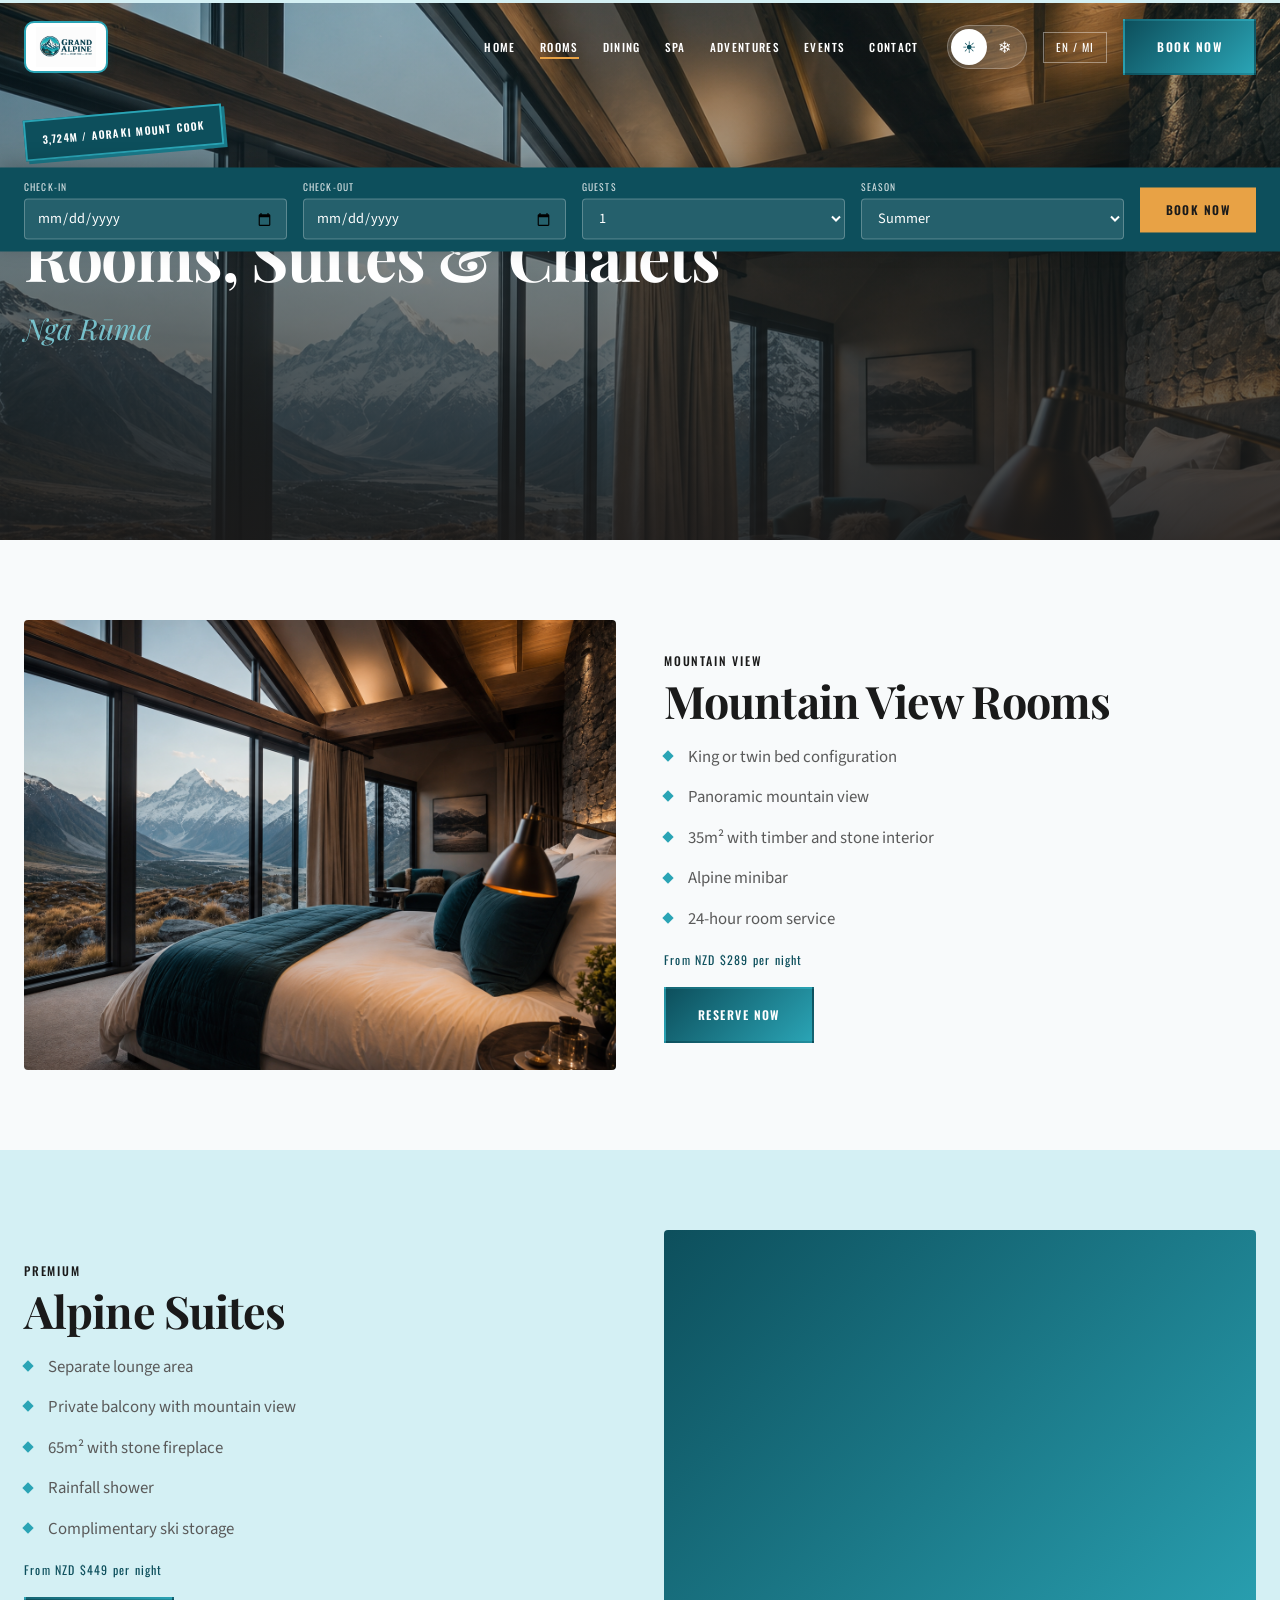
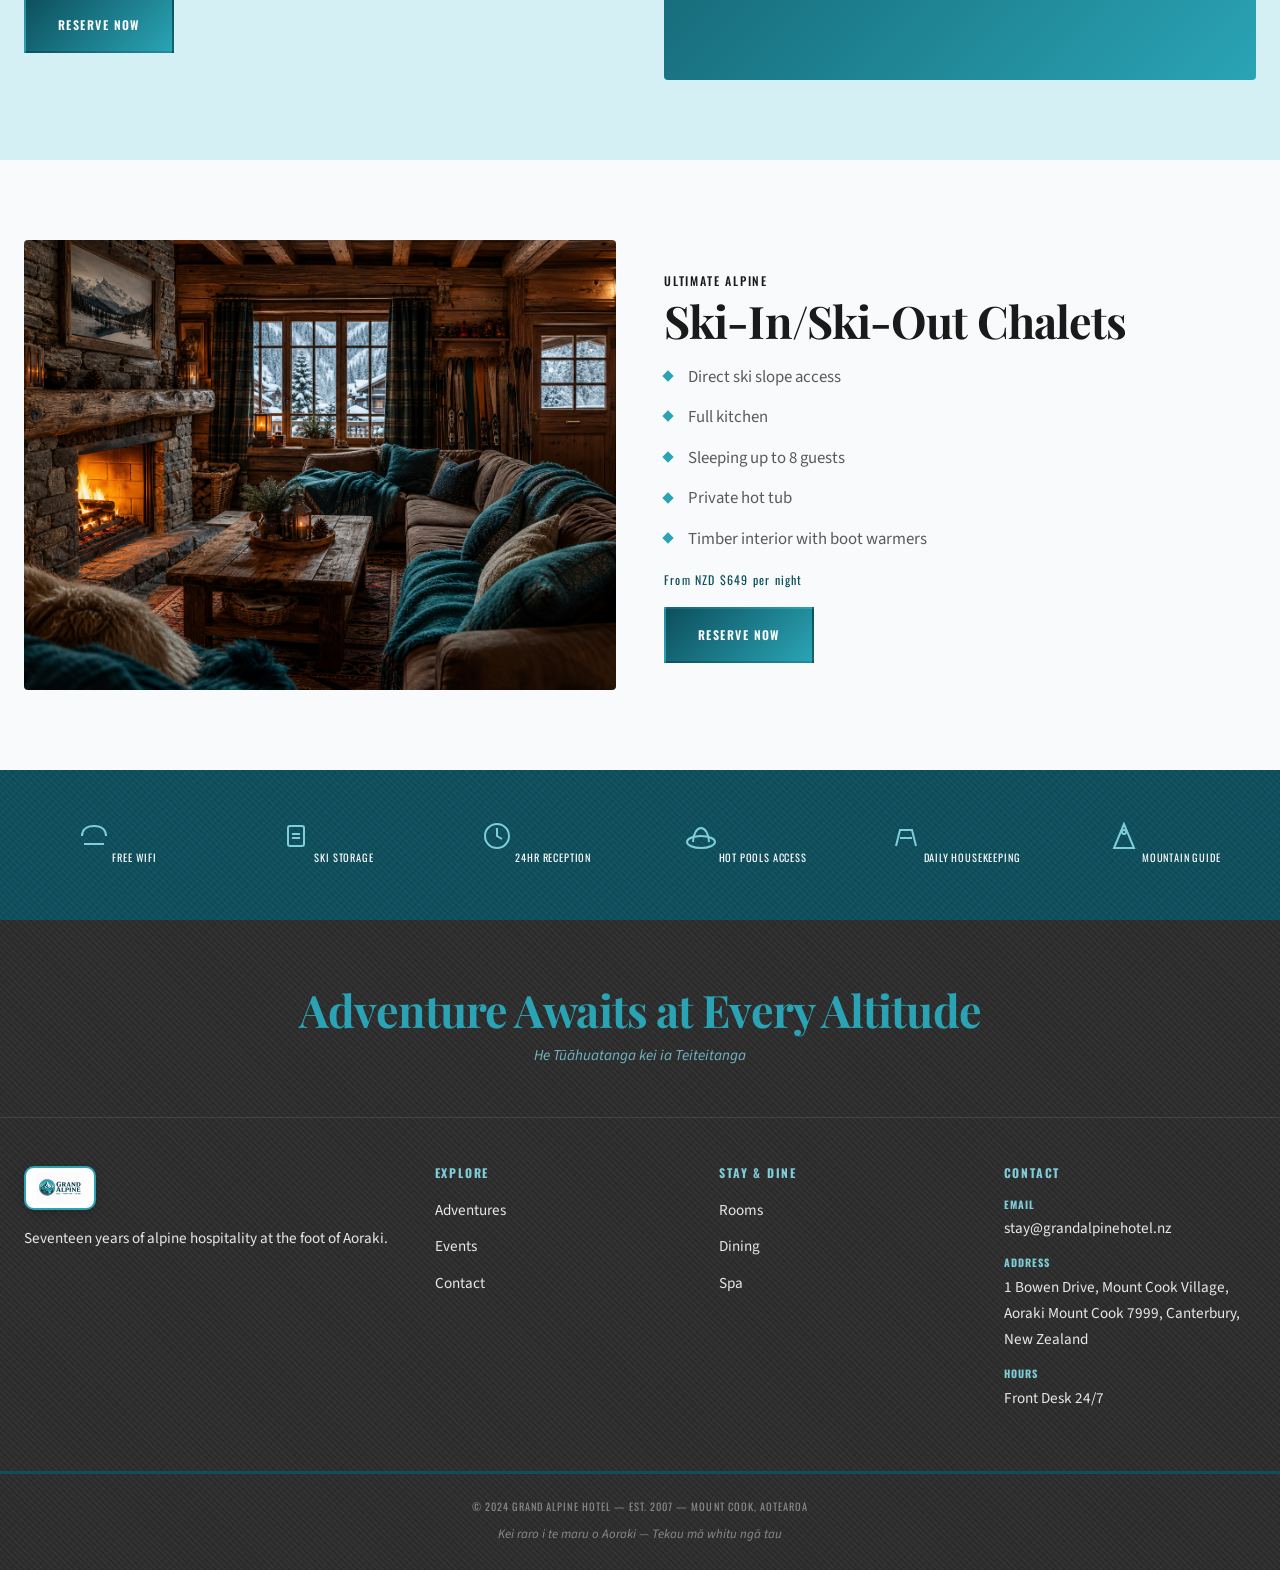
<file: rooms.html>
<!DOCTYPE html>
<html lang="en">
<head>
  <meta charset="UTF-8">
  <meta name="viewport" content="width=device-width, initial-scale=1.0">
  <meta name="description" content="Rooms, Suites & Chalets at Grand Alpine Hotel, Mount Cook.">
  <title>Rooms & Suites | Grand Alpine Hotel</title>
  <link rel="icon" type="image/png" href="assets/images/grand-alpine-logo.png">
  <link rel="stylesheet" href="styles/base.css">
  <link rel="stylesheet" href="styles/navbar.css">
  <link rel="stylesheet" href="styles/booking-bar.css">
  <link rel="stylesheet" href="styles/hero.css">
  <link rel="stylesheet" href="styles/components.css">
  <link rel="stylesheet" href="styles/sections.css">
  <link rel="stylesheet" href="styles/responsive.css">
</head>
<body data-season="summer">
  <div class="altitude-bar" aria-hidden="true"><div class="altitude-bar__fill"></div></div>
  <header class="navbar">
    <div class="navbar__inner">
      <a href="index.html" class="navbar__logo">
        <img src="assets/images/grand-alpine-logo.png" alt="Grand Alpine Hotel — Mount Cook" class="navbar__logo-img" width="220" height="52">
      </a>
      <nav class="navbar__nav">
        <ul class="navbar__links">
          <li><a href="index.html" data-en="Home" data-mi="Kāinga">Home</a></li>
          <li><a href="rooms.html" data-en="Rooms" data-mi="Rūma">Rooms</a></li>
          <li><a href="dining.html" data-en="Dining" data-mi="Kai">Dining</a></li>
          <li><a href="spa.html" data-en="Spa" data-mi="Roto">Spa</a></li>
          <li><a href="adventures.html" data-en="Adventures" data-mi="Tūāhuatanga">Adventures</a></li>
          <li><a href="events.html" data-en="Events" data-mi="Hui">Events</a></li>
          <li><a href="contact.html" data-en="Contact" data-mi="Whakapā">Contact</a></li>
        </ul>
        <div class="navbar__actions">
          <div class="season-toggle"><button class="season-toggle__btn active" data-season="summer" aria-label="Summer">☀</button><button class="season-toggle__btn" data-season="winter" aria-label="Winter">❄</button></div>
          <button class="lang-toggle">EN / MI</button>
          <a href="contact.html" class="btn btn--teal" data-en="Book Now" data-mi="Rēhita Ināianei">Book Now</a>
        </div>
      </nav>
      <button class="navbar__hamburger" aria-label="Open menu"><span></span><span></span><span></span></button>
    </div>
  </header>
  <nav class="mobile-menu" aria-label="Mobile navigation">
    <a href="index.html">Home</a><a href="rooms.html">Rooms</a><a href="dining.html">Dining</a><a href="spa.html">Spa</a><a href="adventures.html">Adventures</a><a href="events.html">Events</a><a href="contact.html">Contact</a>
    <div class="mobile-menu__actions"><div class="season-toggle"><button class="season-toggle__btn active" data-season="summer">☀</button><button class="season-toggle__btn" data-season="winter">❄</button></div><button class="lang-toggle">EN / MI</button></div>
  </nav>
  <div class="booking-bar">
    <div class="booking-bar__inner">
      <div class="booking-bar__field"><label data-en="Check-In" data-mi="Rā Uru">Check-In</label><input type="date"></div>
      <div class="booking-bar__field"><label data-en="Check-Out" data-mi="Rā Puta">Check-Out</label><input type="date"></div>
      <div class="booking-bar__field"><label data-en="Guests" data-mi="Manuhiri">Guests</label><select><option>1</option><option>2</option><option>3</option><option>4</option><option>5+</option></select></div>
      <div class="booking-bar__field"><label data-en="Season" data-mi="Kōanga/Hōtoke">Season</label><select data-booking-season><option value="summer">Summer</option><option value="winter">Winter</option></select></div>
      <button class="btn btn--amber" data-en="Book Now" data-mi="Rēhita Ināianei">Book Now</button>
    </div>
  </div>

  <main>
    <section class="hero hero--page hero--rooms">
      <div class="hero__bg"></div>
      <div class="hero__overlay"></div>
      <div class="elevation-badge">3,724m / AORAKI MOUNT COOK</div>
      <div class="hero__content">
        <h1 class="hero__title"><span data-en="Rooms, Suites & Chalets" data-mi="Ngā Rūma">Rooms, Suites & Chalets</span></h1>
        <p class="hero__maori">Ngā Rūma</p>
      </div>
    </section>

    <section class="room-section">
      <div class="container">
        <div class="split-section reveal">
          <div class="split-section__image room-img-mountain tilt-image"></div>
          <div class="split-section__content">
            <span class="label" data-en="Mountain View" data-mi="Tiro Maunga">Mountain View</span>
            <h2 data-en="Mountain View Rooms" data-mi="Rūma Tiro Maunga">Mountain View Rooms</h2>
            <ul class="feature-list">
              <li data-en="King or twin bed configuration" data-mi="Moenga kingi, moenga takirua rānei">King or twin bed configuration</li>
              <li data-en="Panoramic mountain view" data-mi="Tirohanga maunga whānui">Panoramic mountain view</li>
              <li data-en="35m² with timber and stone interior" data-mi="35m² me te hanga rākau me te kōhatu">35m² with timber and stone interior</li>
              <li data-en="Alpine minibar" data-mi="Pae wai alpaina">Alpine minibar</li>
              <li data-en="24-hour room service" data-mi="Ratonga rūma 24 haora">24-hour room service</li>
            </ul>
            <p class="tilt-card__price" style="color:var(--teal-deep);margin:1rem 0;" data-en="From NZD $289 per night" data-mi="Mai i te $289 Pō">From NZD $289 per night</p>
            <a href="contact.html" class="btn btn--teal" data-en="Reserve Now" data-mi="Rēhita Ināianei">Reserve Now</a>
          </div>
        </div>
      </div>
    </section>

    <section class="room-section">
      <div class="container">
        <div class="split-section split-section--reverse reveal">
          <div class="split-section__image placeholder-teal tilt-image"></div>
          <div class="split-section__content">
            <span class="label" data-en="Premium" data-mi="Taumata">Premium</span>
            <h2 data-en="Alpine Suites" data-mi="Suite Alpaina">Alpine Suites</h2>
            <ul class="feature-list">
              <li data-en="Separate lounge area" data-mi="Wāhi okiokinga motuhake">Separate lounge area</li>
              <li data-en="Private balcony with mountain view" data-mi="Papa rārangi tūmataiti me te tiro maunga">Private balcony with mountain view</li>
              <li data-en="65m² with stone fireplace" data-mi="65m² me te ahi kōhatu">65m² with stone fireplace</li>
              <li data-en="Rainfall shower" data-mi="Shower ua">Rainfall shower</li>
              <li data-en="Complimentary ski storage" data-mi="Rokiroki reti kore utu">Complimentary ski storage</li>
            </ul>
            <p class="tilt-card__price" style="color:var(--teal-deep);margin:1rem 0;" data-en="From NZD $449 per night" data-mi="Mai i te $449 Pō">From NZD $449 per night</p>
            <a href="contact.html" class="btn btn--teal" data-en="Reserve Now" data-mi="Rēhita Ināianei">Reserve Now</a>
          </div>
        </div>
      </div>
    </section>

    <section class="room-section">
      <div class="container">
        <div class="split-section reveal">
          <div class="split-section__image room-img-chalet tilt-image"></div>
          <div class="split-section__content">
            <span class="label" data-en="Ultimate Alpine" data-mi="Alpaina Mutunga">Ultimate Alpine</span>
            <h2 data-en="Ski-In/Ski-Out Chalets" data-mi="Chalet Reti Hukapapa">Ski-In/Ski-Out Chalets</h2>
            <ul class="feature-list">
              <li data-en="Direct ski slope access" data-mi="Uru tika ki te papa reti">Direct ski slope access</li>
              <li data-en="Full kitchen" data-mi="Kīhini katoa">Full kitchen</li>
              <li data-en="Sleeping up to 8 guests" data-mi="Moe tae noa ki te 8 manuhiri">Sleeping up to 8 guests</li>
              <li data-en="Private hot tub" data-mi="Roto wera tūmataiti">Private hot tub</li>
              <li data-en="Timber interior with boot warmers" data-mi="Rākau me ngā whakamahana hu">Timber interior with boot warmers</li>
            </ul>
            <p class="tilt-card__price" style="color:var(--teal-deep);margin:1rem 0;" data-en="From NZD $649 per night" data-mi="Mai i te $649 Pō">From NZD $649 per night</p>
            <a href="contact.html" class="btn btn--teal" data-en="Reserve Now" data-mi="Rēhita Ināianei">Reserve Now</a>
          </div>
        </div>
      </div>
    </section>

    <section class="amenity-strip stone-texture">
      <div class="amenity-strip__grid">
        <div class="amenity-strip__item"><svg viewBox="0 0 36 36" fill="none" stroke="currentColor" stroke-width="2"><path d="M6 18c0-6 4-10 12-10s12 4 12 10"/><path d="M8 26h20"/></svg><span data-en="Free WiFi" data-mi="WiFi Kore Utu">Free WiFi</span></div>
        <div class="amenity-strip__item"><svg viewBox="0 0 36 36" fill="none" stroke="currentColor" stroke-width="2"><rect x="10" y="8" width="16" height="20" rx="2"/><path d="M14 16h8M14 20h8"/></svg><span data-en="Ski Storage" data-mi="Rokiroki Reti">Ski Storage</span></div>
        <div class="amenity-strip__item"><svg viewBox="0 0 36 36" fill="none" stroke="currentColor" stroke-width="2"><circle cx="18" cy="18" r="12"/><path d="M18 10v8l5 3"/></svg><span data-en="24hr Reception" data-mi="Papatohu 24h">24hr Reception</span></div>
        <div class="amenity-strip__item"><svg viewBox="0 0 36 36" fill="none" stroke="currentColor" stroke-width="2"><ellipse cx="18" cy="24" rx="14" ry="6"/><path d="M10 24c0-8 4-14 8-14s8 6 8 14"/></svg><span data-en="Hot Pools Access" data-mi="Uru Roto Wera">Hot Pools Access</span></div>
        <div class="amenity-strip__item"><svg viewBox="0 0 36 36" fill="none" stroke="currentColor" stroke-width="2"><path d="M8 28l4-16h12l4 16"/><path d="M12 20h12"/></svg><span data-en="Daily Housekeeping" data-mi="Whakapai Rā">Daily Housekeeping</span></div>
        <div class="amenity-strip__item"><svg viewBox="0 0 36 36" fill="none" stroke="currentColor" stroke-width="2"><path d="M18 6L8 30h20L18 6z"/><circle cx="18" cy="14" r="2"/></svg><span data-en="Mountain Guide" data-mi="Kaiārahi Maunga">Mountain Guide</span></div>
      </div>
    </section>
  </main>

  <footer class="footer stone-texture">
    <div class="footer__headline"><h2 data-en="Adventure Awaits at Every Altitude" data-mi="He Tūāhuatanga kei ia Teiteitanga">Adventure Awaits at Every Altitude</h2><p class="maori-text">He Tūāhuatanga kei ia Teiteitanga</p></div>
    <div class="footer__grid">
      <div class="footer__col"><div class="footer__logo"><img src="assets/images/grand-alpine-logo.png" alt="Grand Alpine Hotel" class="footer__logo-img" width="180" height="44"></div><p data-en="Seventeen years of alpine hospitality at the foot of Aoraki." data-mi="Tekau mā whitu ngā tau o te manaaki alpaina i raro i a Aoraki.">Seventeen years of alpine hospitality at the foot of Aoraki.</p></div>
      <div class="footer__col"><h4 data-en="Explore" data-mi="Tūhura">Explore</h4><ul><li><a href="adventures.html">Adventures</a></li><li><a href="events.html">Events</a></li><li><a href="contact.html">Contact</a></li></ul></div>
      <div class="footer__col"><h4 data-en="Stay & Dine" data-mi="Noho & Kai">Stay & Dine</h4><ul><li><a href="rooms.html">Rooms</a></li><li><a href="dining.html">Dining</a></li><li><a href="spa.html">Spa</a></li></ul></div>
      <div class="footer__col"><h4>Contact</h4><div class="footer__contact-item"><strong>Email</strong><a href="mailto:stay@grandalpinehotel.nz">stay@grandalpinehotel.nz</a></div><div class="footer__contact-item"><strong>Address</strong>1 Bowen Drive, Mount Cook Village, Aoraki Mount Cook 7999, Canterbury, New Zealand</div><div class="footer__contact-item"><strong>Hours</strong><span data-en="Front Desk 24/7" data-mi="Papatohu 24/7">Front Desk 24/7</span></div></div>
    </div>
    <div class="footer__bottom"><p>© 2024 GRAND ALPINE HOTEL — EST. 2007 — MOUNT COOK, AOTEAROA</p><p class="maori-line">Kei raro i te maru o Aoraki — Tekau mā whitu ngā tau</p></div>
  </footer>
  <script src="js/season.js"></script><script src="js/language.js"></script><script src="js/main.js"></script><script src="js/tilt.js"></script><script src="js/booking.js"></script>
</body>
</html>
</file>
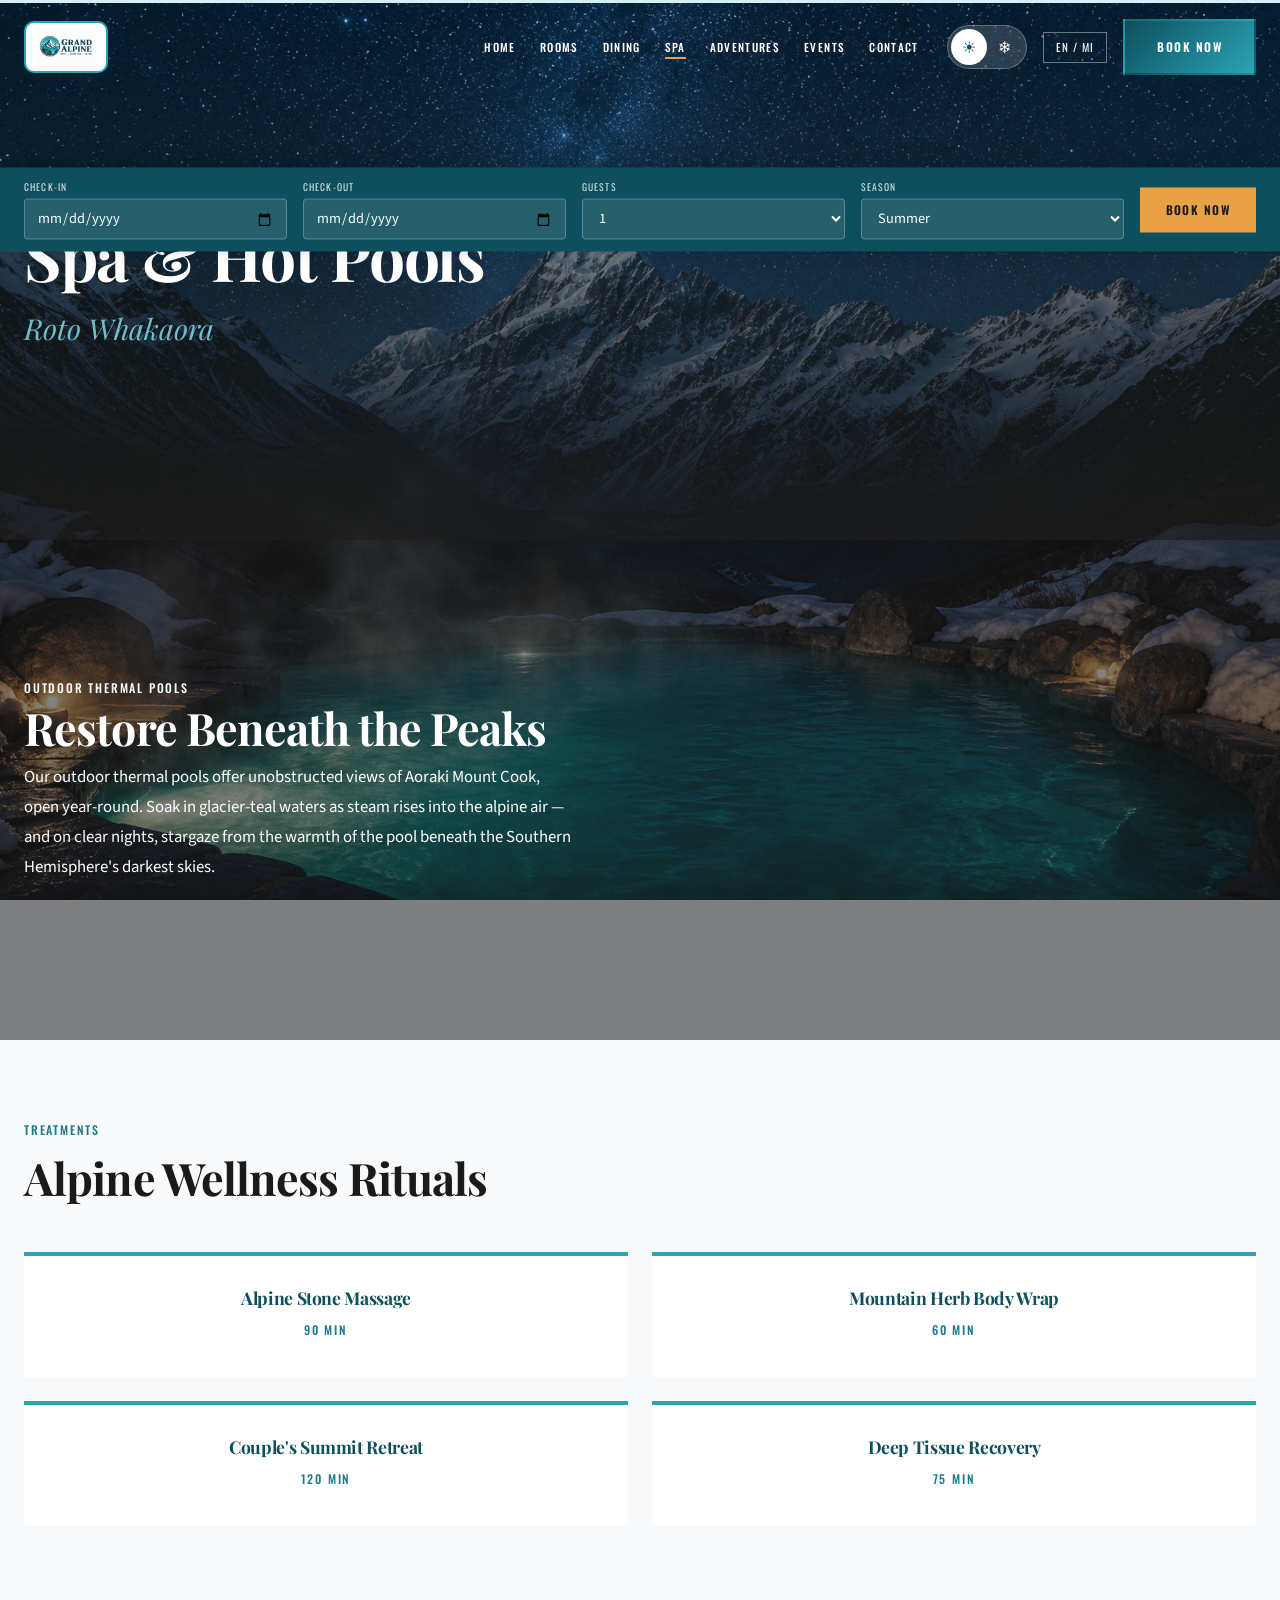
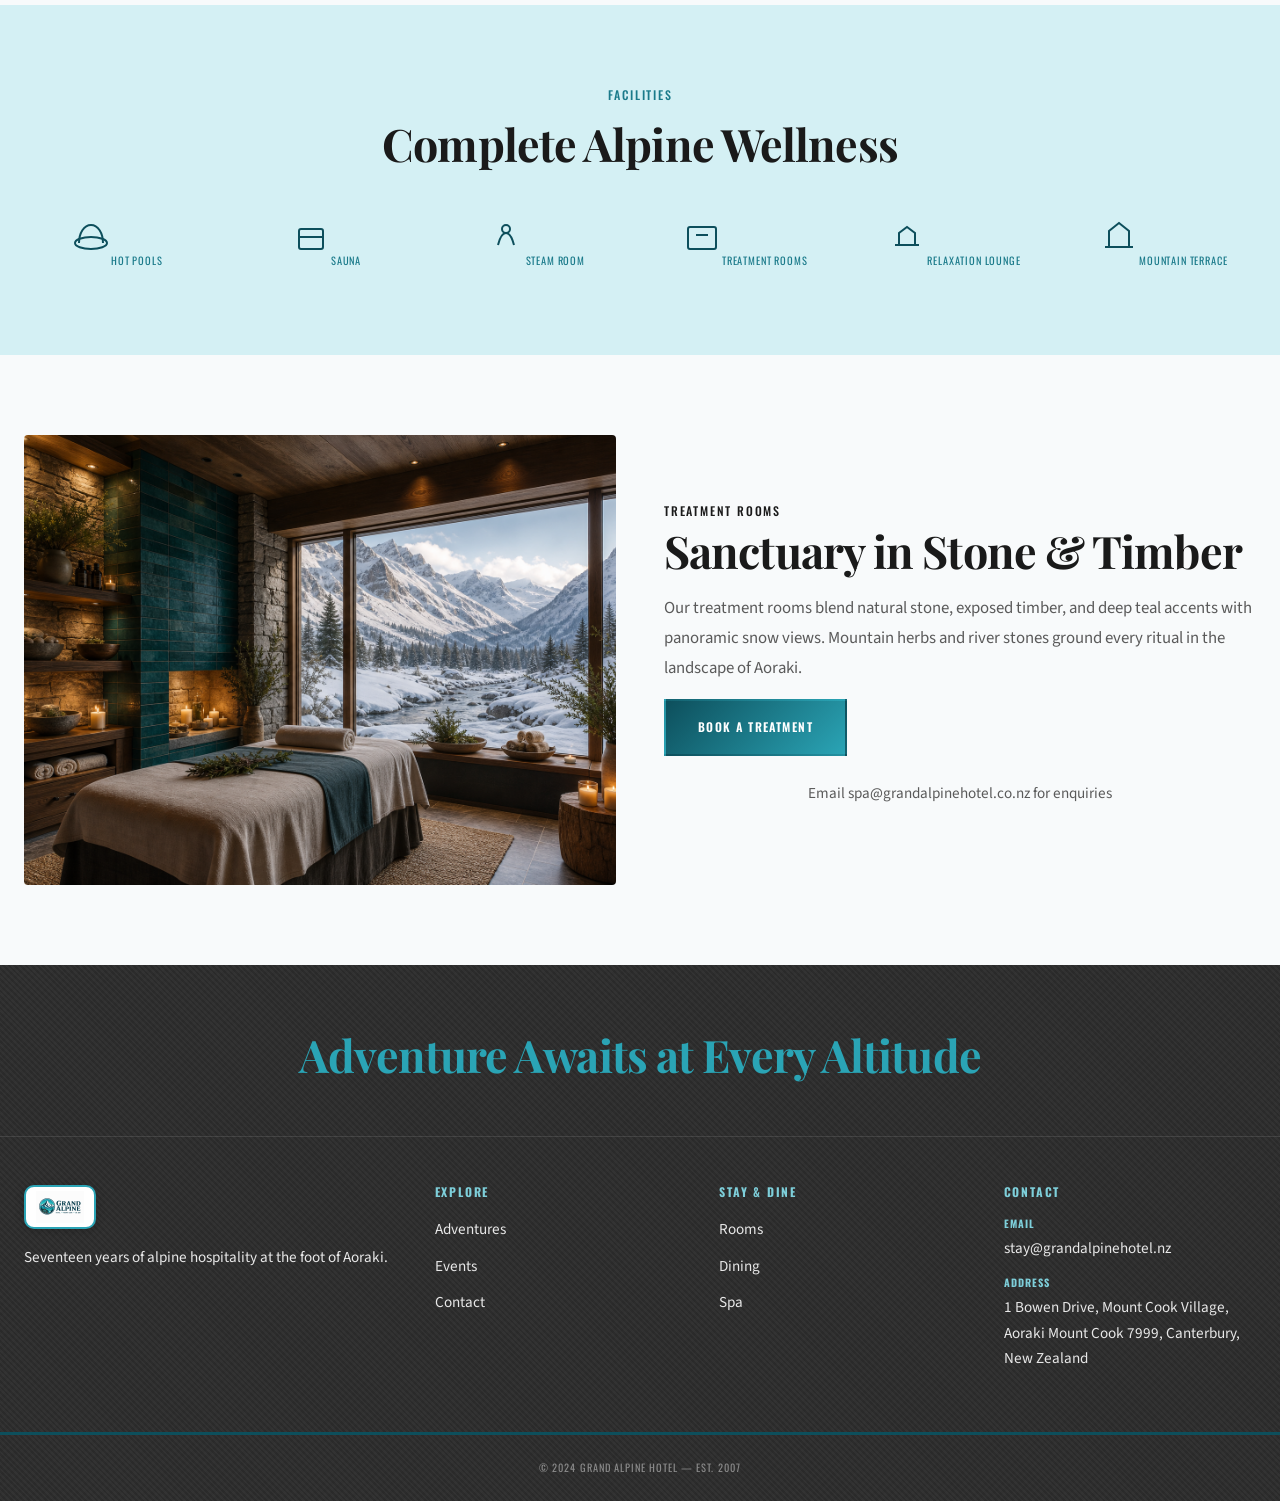
<file: spa.html>
<!DOCTYPE html>
<html lang="en">
<head>
  <meta charset="UTF-8">
  <meta name="viewport" content="width=device-width, initial-scale=1.0">
  <meta name="description" content="Spa & Hot Pools at Grand Alpine Hotel, Mount Cook.">
  <title>Spa & Hot Pools | Grand Alpine Hotel</title>
  <link rel="icon" type="image/png" href="assets/images/grand-alpine-logo.png">
  <link rel="stylesheet" href="styles/base.css">
  <link rel="stylesheet" href="styles/navbar.css">
  <link rel="stylesheet" href="styles/booking-bar.css">
  <link rel="stylesheet" href="styles/hero.css">
  <link rel="stylesheet" href="styles/components.css">
  <link rel="stylesheet" href="styles/sections.css">
  <link rel="stylesheet" href="styles/responsive.css">
</head>
<body data-season="summer">
  <div class="altitude-bar" aria-hidden="true"><div class="altitude-bar__fill"></div></div>
  <header class="navbar">
    <div class="navbar__inner">
      <a href="index.html" class="navbar__logo">
        <img src="assets/images/grand-alpine-logo.png" alt="Grand Alpine Hotel — Mount Cook" class="navbar__logo-img" width="220" height="52">
      </a>
      <nav class="navbar__nav">
        <ul class="navbar__links">
          <li><a href="index.html" data-en="Home" data-mi="Kāinga">Home</a></li>
          <li><a href="rooms.html" data-en="Rooms" data-mi="Rūma">Rooms</a></li>
          <li><a href="dining.html" data-en="Dining" data-mi="Kai">Dining</a></li>
          <li><a href="spa.html" data-en="Spa" data-mi="Roto">Spa</a></li>
          <li><a href="adventures.html" data-en="Adventures" data-mi="Tūāhuatanga">Adventures</a></li>
          <li><a href="events.html" data-en="Events" data-mi="Hui">Events</a></li>
          <li><a href="contact.html" data-en="Contact" data-mi="Whakapā">Contact</a></li>
        </ul>
        <div class="navbar__actions">
          <div class="season-toggle"><button class="season-toggle__btn active" data-season="summer">☀</button><button class="season-toggle__btn" data-season="winter">❄</button></div>
          <button class="lang-toggle">EN / MI</button>
          <a href="contact.html" class="btn btn--teal" data-en="Book Now" data-mi="Rēhita Ināianei">Book Now</a>
        </div>
      </nav>
      <button class="navbar__hamburger" aria-label="Open menu"><span></span><span></span><span></span></button>
    </div>
  </header>
  <nav class="mobile-menu"><a href="index.html">Home</a><a href="rooms.html">Rooms</a><a href="dining.html">Dining</a><a href="spa.html">Spa</a><a href="adventures.html">Adventures</a><a href="events.html">Events</a><a href="contact.html">Contact</a></nav>
  <div class="booking-bar">
    <div class="booking-bar__inner">
      <div class="booking-bar__field"><label data-en="Check-In" data-mi="Rā Uru">Check-In</label><input type="date"></div>
      <div class="booking-bar__field"><label data-en="Check-Out" data-mi="Rā Puta">Check-Out</label><input type="date"></div>
      <div class="booking-bar__field"><label data-en="Guests" data-mi="Manuhiri">Guests</label><select><option>1</option><option>2</option></select></div>
      <div class="booking-bar__field"><label data-en="Season" data-mi="Kōanga/Hōtoke">Season</label><select data-booking-season><option value="summer">Summer</option><option value="winter">Winter</option></select></div>
      <button class="btn btn--amber" data-en="Book Now" data-mi="Rēhita Ināianei">Book Now</button>
    </div>
  </div>

  <main>
    <section class="hero hero--page hero--spa">
      <div class="hero__bg"></div>
      <div class="hero__overlay"></div>
      <div class="hero__content">
        <h1 class="hero__title"><span data-en="Spa & Hot Pools" data-mi="Roto Whakaora">Spa & Hot Pools</span></h1>
        <p class="hero__maori">Roto Whakaora</p>
      </div>
    </section>

    <section class="parallax-section spa-pools-section">
      <div class="parallax-section__overlay"></div>
      <div class="parallax-section__content reveal">
        <span class="label" data-en="Outdoor Thermal Pools" data-mi="Ngā Roto Wera o Waho">Outdoor Thermal Pools</span>
        <h2 data-en="Restore Beneath the Peaks" data-mi="Whakaorangia i raro i ngā Taumata">Restore Beneath the Peaks</h2>
        <p data-en="Our outdoor thermal pools offer unobstructed views of Aoraki Mount Cook, open year-round. Soak in glacier-teal waters as steam rises into the alpine air — and on clear nights, stargaze from the warmth of the pool beneath the Southern Hemisphere's darkest skies." data-mi="He tirohanga kore ārai ki a Aoraki mai i ō mātou roto wera. Kaukau i ngā wai kōpatapata i raro i ngā whetū o te pō.">Our outdoor thermal pools offer unobstructed views of Aoraki Mount Cook, open year-round. Soak in glacier-teal waters as steam rises into the alpine air — and on clear nights, stargaze from the warmth of the pool beneath the Southern Hemisphere's darkest skies.</p>
      </div>
    </section>

    <section class="section">
      <div class="container">
        <div class="section-heading reveal">
          <span class="label" data-en="Treatments" data-mi="Whakaora">Treatments</span>
          <h2 data-en="Alpine Wellness Rituals" data-mi="Ngā Ritenga Hauora Alpaina">Alpine Wellness Rituals</h2>
        </div>
        <div class="treatment-grid reveal">
          <div class="treatment-card">
            <h3 data-en="Alpine Stone Massage" data-mi="Mirimiri Kōhatu Alpaina">Alpine Stone Massage</h3>
            <span class="label">90 min</span>
          </div>
          <div class="treatment-card">
            <h3 data-en="Mountain Herb Body Wrap" data-mi="Takai Tinana Rau Maunga">Mountain Herb Body Wrap</h3>
            <span class="label">60 min</span>
          </div>
          <div class="treatment-card">
            <h3 data-en="Couple's Summit Retreat" data-mi="Whakatau Taumata Tokorua">Couple's Summit Retreat</h3>
            <span class="label">120 min</span>
          </div>
          <div class="treatment-card">
            <h3 data-en="Deep Tissue Recovery" data-mi="Whakaora Uaua Hōhonu">Deep Tissue Recovery</h3>
            <span class="label">75 min</span>
          </div>
        </div>
      </div>
    </section>

    <section class="section" style="background:var(--teal-pale);">
      <div class="container">
        <div class="section-heading reveal" style="text-align:center;">
          <span class="label" data-en="Facilities" data-mi="Ngā Whare">Facilities</span>
          <h2 data-en="Complete Alpine Wellness" data-mi="Hauora Alpaina Katoa">Complete Alpine Wellness</h2>
        </div>
        <div class="facility-strip reveal">
          <div class="facility-strip__item"><svg viewBox="0 0 40 40" fill="none" stroke="currentColor" stroke-width="2"><ellipse cx="20" cy="26" rx="16" ry="6"/><path d="M8 26c0-10 5-18 12-18s12 8 12 18"/></svg><span data-en="Hot Pools" data-mi="Roto Wera">Hot Pools</span></div>
          <div class="facility-strip__item"><svg viewBox="0 0 40 40" fill="none" stroke="currentColor" stroke-width="2"><rect x="8" y="12" width="24" height="20" rx="2"/><path d="M8 20h24"/></svg><span data-en="Sauna" data-mi="Sauna">Sauna</span></div>
          <div class="facility-strip__item"><svg viewBox="0 0 40 40" fill="none" stroke="currentColor" stroke-width="2"><path d="M12 28c4-16 12-16 16 0"/><circle cx="20" cy="12" r="4"/></svg><span data-en="Steam Room" data-mi="Rūma Kōtao">Steam Room</span></div>
          <div class="facility-strip__item"><svg viewBox="0 0 40 40" fill="none" stroke="currentColor" stroke-width="2"><rect x="6" y="10" width="28" height="22" rx="2"/><path d="M14 18h12"/></svg><span data-en="Treatment Rooms" data-mi="Rūma Whakaora">Treatment Rooms</span></div>
          <div class="facility-strip__item"><svg viewBox="0 0 40 40" fill="none" stroke="currentColor" stroke-width="2"><path d="M8 28h24"/><path d="M12 28V16l8-6 8 6v12"/></svg><span data-en="Relaxation Lounge" data-mi="Rūma Okioki">Relaxation Lounge</span></div>
          <div class="facility-strip__item"><svg viewBox="0 0 40 40" fill="none" stroke="currentColor" stroke-width="2"><path d="M6 30h28"/><path d="M10 30V14l10-8 10 8v16"/></svg><span data-en="Mountain Terrace" data-mi="Papa Rārangi Maunga">Mountain Terrace</span></div>
        </div>
      </div>
    </section>

    <section class="section spa-split">
      <div class="container">
        <div class="split-section reveal">
          <div class="split-section__image spa-split__image tilt-image"></div>
          <div class="split-section__content">
            <span class="label" data-en="Treatment Rooms" data-mi="Rūma Whakaora">Treatment Rooms</span>
            <h2 data-en="Sanctuary in Stone & Timber" data-mi="Wāhi Tapu i te Kōhatu me te Rākau">Sanctuary in Stone & Timber</h2>
            <p data-en="Our treatment rooms blend natural stone, exposed timber, and deep teal accents with panoramic snow views. Mountain herbs and river stones ground every ritual in the landscape of Aoraki." data-mi="He kōhatu, he rākau, he tae kōpatapata hōhonu me te tiro hukapapa. He rau maunga me ngā kōhatu awa i ia ritenga.">Our treatment rooms blend natural stone, exposed timber, and deep teal accents with panoramic snow views. Mountain herbs and river stones ground every ritual in the landscape of Aoraki.</p>
            <a href="contact.html" class="btn btn--teal" data-en="Book a Treatment" data-mi="Rēhita Whakaora">Book a Treatment</a>
            <p class="enquiry-note" data-en="Email spa@grandalpinehotel.co.nz for enquiries" data-mi="Īmēra spa@grandalpinehotel.co.nz mō ngā pātai">Email <a href="mailto:spa@grandalpinehotel.co.nz">spa@grandalpinehotel.co.nz</a> for enquiries</p>
          </div>
        </div>
      </div>
    </section>
  </main>

  <footer class="footer stone-texture">
    <div class="footer__headline"><h2 data-en="Adventure Awaits at Every Altitude" data-mi="He Tūāhuatanga kei ia Teiteitanga">Adventure Awaits at Every Altitude</h2></div>
    <div class="footer__grid">
      <div class="footer__col"><div class="footer__logo"><img src="assets/images/grand-alpine-logo.png" alt="Grand Alpine Hotel" class="footer__logo-img" width="180" height="44"></div><p>Seventeen years of alpine hospitality at the foot of Aoraki.</p></div>
      <div class="footer__col"><h4>Explore</h4><ul><li><a href="adventures.html">Adventures</a></li><li><a href="events.html">Events</a></li><li><a href="contact.html">Contact</a></li></ul></div>
      <div class="footer__col"><h4>Stay & Dine</h4><ul><li><a href="rooms.html">Rooms</a></li><li><a href="dining.html">Dining</a></li><li><a href="spa.html">Spa</a></li></ul></div>
      <div class="footer__col"><h4>Contact</h4><div class="footer__contact-item"><strong>Email</strong><a href="mailto:stay@grandalpinehotel.nz">stay@grandalpinehotel.nz</a></div><div class="footer__contact-item"><strong>Address</strong>1 Bowen Drive, Mount Cook Village, Aoraki Mount Cook 7999, Canterbury, New Zealand</div></div>
    </div>
    <div class="footer__bottom"><p>© 2024 GRAND ALPINE HOTEL — EST. 2007</p></div>
  </footer>
  <script src="js/season.js"></script><script src="js/language.js"></script><script src="js/main.js"></script><script src="js/tilt.js"></script><script src="js/booking.js"></script>
</body>
</html>
</file>
<file: styles/base.css>
@import url('https://fonts.googleapis.com/css2?family=Playfair+Display:ital,wght@0,700;0,900;1,700&family=Source+Sans+Pro:wght@300;400;600&family=Oswald:wght@400;500;600&display=swap');

:root {
  --teal-deep: #0D4F5C;
  --teal-mid: #1A7A8A;
  --teal-bright: #2AA4B5;
  --teal-light: #7ECFDA;
  --teal-pale: #D4F0F4;
  --alpine-white: #F8FAFB;
  --snow: #FFFFFF;
  --stone-dark: #2C2C2C;
  --stone-mid: #4A4A4A;
  --stone-light: #8A8A8A;
  --stone-pale: #E8E8E8;
  --timber: #6B4226;
  --timber-light: #8B5E3C;
  --warm-amber: #E8A245;
  --text-dark: #1A1A1A;
  --text-mid: #5A5A5A;
  --gradient-teal: linear-gradient(135deg, #0D4F5C, #2AA4B5);
  --gradient-dark: linear-gradient(180deg, rgba(13,79,92,0.2) 0%, rgba(28,28,28,0.85) 100%);
  --gradient-summit: linear-gradient(180deg, rgba(248,250,251,0) 0%, rgba(13,79,92,0.9) 100%);
  --font-display: 'Playfair Display', serif;
  --font-body: 'Source Sans Pro', sans-serif;
  --font-label: 'Oswald', sans-serif;
  --text-hero: clamp(3rem, 7vw, 7rem);
  --text-h1: clamp(2.2rem, 5vw, 4.5rem);
  --text-h2: clamp(1.6rem, 3.5vw, 3rem);
  --text-h3: clamp(1.2rem, 2.2vw, 1.8rem);
  --text-body: 1.05rem;
  --text-small: 0.85rem;
  --text-label: 0.75rem;
  --nav-height: 80px;
  --transition-fast: 0.3s ease;
  --transition-reveal: 0.6s ease-out;
}

*, *::before, *::after {
  box-sizing: border-box;
  margin: 0;
  padding: 0;
}

html {
  scroll-behavior: smooth;
  font-size: 16px;
}

body {
  font-family: var(--font-body);
  font-size: var(--text-body);
  line-height: 1.7;
  color: var(--text-dark);
  background: var(--alpine-white);
  overflow-x: hidden;
}

body[data-season="winter"] {
  --season-accent: var(--teal-light);
  --season-warm: var(--teal-pale);
}

body[data-season="summer"] {
  --season-accent: var(--warm-amber);
  --season-warm: var(--teal-pale);
}

img {
  max-width: 100%;
  height: auto;
  display: block;
}

a {
  color: inherit;
  text-decoration: none;
}

ul {
  list-style: none;
}

h1, h2, h3, h4 {
  font-family: var(--font-display);
  font-weight: 700;
  letter-spacing: -0.02em;
  line-height: 1.15;
}

.label {
  font-family: var(--font-label);
  font-size: var(--text-label);
  font-weight: 500;
  text-transform: uppercase;
  letter-spacing: 0.15em;
}

.maori-text {
  font-style: italic;
  opacity: 0.85;
  font-size: 0.9em;
}

.container {
  width: 100%;
  max-width: 1280px;
  margin: 0 auto;
  padding: 0 1.5rem;
}

.section {
  padding: 5rem 0;
}

.section-heading {
  margin-bottom: 3rem;
}

.section-heading .label {
  color: var(--teal-mid);
  display: block;
  margin-bottom: 0.75rem;
}

.section-heading h2 {
  font-size: var(--text-h2);
  color: var(--text-dark);
}

.section-heading .maori-text {
  color: var(--text-mid);
  margin-top: 0.5rem;
}

/* Stone texture */
.stone-texture {
  position: relative;
}

.stone-texture::before {
  content: '';
  position: absolute;
  inset: 0;
  background-image:
    repeating-linear-gradient(45deg, transparent, transparent 2px, rgba(255,255,255,0.03) 2px, rgba(255,255,255,0.03) 4px),
    repeating-linear-gradient(-45deg, transparent, transparent 3px, rgba(0,0,0,0.05) 3px, rgba(0,0,0,0.05) 6px);
  pointer-events: none;
  z-index: 1;
}

.stone-texture > * {
  position: relative;
  z-index: 2;
}

/* Altitude progress bar */
.altitude-bar {
  position: fixed;
  top: 0;
  left: 0;
  width: 100%;
  height: 3px;
  background: var(--teal-pale);
  z-index: 10000;
}

.altitude-bar__fill {
  height: 100%;
  width: 0%;
  background: var(--gradient-teal);
  transition: width 0.1s linear;
}

/* Buttons */
.btn {
  display: inline-flex;
  align-items: center;
  justify-content: center;
  gap: 0.5rem;
  font-family: var(--font-label);
  font-size: var(--text-label);
  font-weight: 600;
  text-transform: uppercase;
  letter-spacing: 0.12em;
  padding: 1rem 2rem;
  border: 2px solid transparent;
  cursor: pointer;
  transition: all var(--transition-fast);
}

.btn--outline {
  border-color: var(--snow);
  color: var(--snow);
  background: transparent;
}

.btn--outline:hover {
  background: var(--snow);
  color: var(--teal-deep);
}

.btn--teal {
  background: var(--gradient-teal);
  color: var(--snow);
  border-color: transparent;
}

.btn--teal:hover {
  filter: brightness(1.1);
  transform: translateY(-2px);
}

.btn--amber {
  background: var(--warm-amber);
  color: var(--text-dark);
  border-color: transparent;
}

.btn--amber:hover {
  filter: brightness(1.08);
  transform: translateY(-2px);
}

.btn--link {
  font-family: var(--font-label);
  font-size: var(--text-label);
  text-transform: uppercase;
  letter-spacing: 0.12em;
  color: var(--teal-deep);
  font-weight: 600;
  display: inline-flex;
  align-items: center;
  gap: 0.5rem;
  transition: gap var(--transition-fast);
}

.btn--link:hover {
  gap: 0.75rem;
  color: var(--teal-bright);
}

/* Scroll reveal */
.reveal {
  opacity: 0;
  transform: translateY(40px);
  transition: opacity var(--transition-reveal), transform var(--transition-reveal);
}

.reveal.visible {
  opacity: 1;
  transform: translateY(0);
}

/* Gradient placeholders */
.placeholder-teal {
  background: linear-gradient(135deg, var(--teal-deep), var(--teal-bright));
}

.placeholder-snow {
  background: linear-gradient(180deg, #E8F4F8 0%, #B8D4E8 50%, var(--teal-pale) 100%);
}

.placeholder-mountain {
  background: linear-gradient(180deg, var(--teal-light) 0%, var(--teal-mid) 40%, var(--stone-dark) 100%);
}

/* Diamond bullets */
.feature-list li {
  position: relative;
  padding-left: 1.5rem;
  margin-bottom: 0.75rem;
  color: var(--text-mid);
}

.feature-list li::before {
  content: '';
  position: absolute;
  left: 0;
  top: 0.55em;
  width: 8px;
  height: 8px;
  background: var(--teal-bright);
  transform: rotate(45deg);
}
</file>
<file: styles/navbar.css>
.navbar {
  position: fixed;
  top: 3px;
  left: 0;
  width: 100%;
  z-index: 9999;
  padding: 1rem 0;
  transition: background var(--transition-fast), padding var(--transition-fast), box-shadow var(--transition-fast);
}

.navbar.scrolled {
  background: var(--teal-deep);
  padding: 0.75rem 0;
  box-shadow: 0 4px 20px rgba(13, 79, 92, 0.3);
}

.navbar__inner {
  display: flex;
  align-items: center;
  justify-content: space-between;
  max-width: 1400px;
  margin: 0 auto;
  padding: 0 1.5rem;
}

.navbar__logo {
  display: flex;
  align-items: center;
  gap: 0.75rem;
  color: var(--snow);
  flex-shrink: 0;
}

.navbar__logo-img {
  height: 52px;
  width: auto;
  max-width: 220px;
  object-fit: contain;
  display: block;
  border-radius: 10px;
  border: 2px solid var(--teal-bright);
  background: var(--snow);
  padding: 4px 10px;
  box-shadow: 0 2px 10px rgba(13, 79, 92, 0.2);
}

@media (max-width: 768px) {
  .navbar__logo-img {
    height: 40px;
    max-width: 160px;
    border-radius: 8px;
    padding: 3px 8px;
  }
}

.navbar__logo svg {
  width: 40px;
  height: 40px;
  flex-shrink: 0;
}

.navbar__logo-text {
  display: flex;
  flex-direction: column;
}

.navbar__logo-name {
  font-family: var(--font-display);
  font-size: 1.25rem;
  font-weight: 900;
  line-height: 1.1;
  letter-spacing: 0.02em;
}

.navbar__logo-sub {
  font-family: var(--font-label);
  font-size: 0.6rem;
  letter-spacing: 0.15em;
  opacity: 0.85;
  margin-top: 2px;
}

.navbar__nav {
  display: flex;
  align-items: center;
  gap: 1.75rem;
}

.navbar__links {
  display: flex;
  gap: 1.5rem;
}

.navbar__links a {
  font-family: var(--font-label);
  font-size: 0.7rem;
  font-weight: 500;
  text-transform: uppercase;
  letter-spacing: 0.12em;
  color: var(--snow);
  position: relative;
  padding: 0.25rem 0;
  transition: color var(--transition-fast);
}

.navbar__links a::after {
  content: '';
  position: absolute;
  bottom: 0;
  left: 0;
  width: 0;
  height: 2px;
  background: var(--warm-amber);
  transition: width var(--transition-fast);
}

.navbar__links a:hover::after,
.navbar__links a.active::after {
  width: 100%;
}

.navbar__actions {
  display: flex;
  align-items: center;
  gap: 1rem;
}

/* Season toggle */
.season-toggle {
  display: flex;
  align-items: center;
  background: rgba(255, 255, 255, 0.15);
  border-radius: 30px;
  padding: 3px;
  border: 1px solid rgba(255, 255, 255, 0.25);
}

.season-toggle__btn {
  display: flex;
  align-items: center;
  justify-content: center;
  width: 36px;
  height: 36px;
  border: none;
  background: transparent;
  color: var(--snow);
  cursor: pointer;
  border-radius: 50%;
  transition: all var(--transition-fast);
  font-size: 1rem;
}

.season-toggle__btn.active {
  background: var(--snow);
  color: var(--teal-deep);
}

.season-toggle__btn:hover:not(.active) {
  background: rgba(255, 255, 255, 0.2);
}

/* Language toggle */
.lang-toggle {
  font-family: var(--font-label);
  font-size: 0.7rem;
  letter-spacing: 0.1em;
  color: var(--snow);
  background: none;
  border: 1px solid rgba(255, 255, 255, 0.4);
  padding: 0.4rem 0.75rem;
  cursor: pointer;
  transition: all var(--transition-fast);
}

.lang-toggle:hover {
  background: rgba(255, 255, 255, 0.15);
  border-color: var(--snow);
}

/* Hamburger */
.navbar__hamburger {
  display: none;
  flex-direction: column;
  gap: 6px;
  background: none;
  border: none;
  cursor: pointer;
  padding: 0.5rem;
  z-index: 10001;
}

.navbar__hamburger span {
  display: block;
  width: 28px;
  height: 3px;
  background: var(--snow);
  transition: all var(--transition-fast);
  border-radius: 2px;
}

.navbar__hamburger.open span:nth-child(1) {
  transform: rotate(45deg) translate(6px, 6px);
}

.navbar__hamburger.open span:nth-child(2) {
  opacity: 0;
}

.navbar__hamburger.open span:nth-child(3) {
  transform: rotate(-45deg) translate(6px, -6px);
}

/* Mobile overlay */
.mobile-menu {
  position: fixed;
  inset: 0;
  background: var(--teal-deep);
  z-index: 10000;
  display: flex;
  flex-direction: column;
  align-items: center;
  justify-content: center;
  gap: 2rem;
  opacity: 0;
  visibility: hidden;
  transition: opacity var(--transition-fast), visibility var(--transition-fast);
}

.mobile-menu.open {
  opacity: 1;
  visibility: visible;
}

.mobile-menu a {
  font-family: var(--font-display);
  font-size: 2rem;
  font-weight: 700;
  color: var(--snow);
  transition: color var(--transition-fast);
}

.mobile-menu a:hover {
  color: var(--warm-amber);
}

.mobile-menu__badge {
  position: absolute;
  top: 5rem;
  right: 2rem;
}

.mobile-menu__actions {
  display: flex;
  gap: 1rem;
  margin-top: 1rem;
}
</file>
<file: styles/booking-bar.css>
.booking-bar {
  position: fixed;
  left: 0;
  right: 0;
  background: var(--teal-deep);
  color: var(--snow);
  z-index: 9998;
  transform: translateY(100%);
  transition: transform 0.4s ease-out;
  box-shadow: 0 -4px 20px rgba(0, 0, 0, 0.2);
}

.booking-bar.visible {
  transform: translateY(0);
}

.booking-bar__inner {
  display: flex;
  align-items: center;
  gap: 1rem;
  max-width: 1400px;
  margin: 0 auto;
  padding: 0.75rem 1.5rem;
  flex-wrap: wrap;
}

.booking-bar__field {
  display: flex;
  flex-direction: column;
  gap: 0.2rem;
  flex: 1;
  min-width: 120px;
}

.booking-bar__field label {
  font-family: var(--font-label);
  font-size: 0.6rem;
  text-transform: uppercase;
  letter-spacing: 0.12em;
  opacity: 0.8;
}

.booking-bar__field input,
.booking-bar__field select {
  background: rgba(255, 255, 255, 0.1);
  border: 1px solid rgba(255, 255, 255, 0.25);
  color: var(--snow);
  padding: 0.5rem 0.75rem;
  font-family: var(--font-body);
  font-size: 0.9rem;
  border-radius: 4px;
}

.booking-bar__field input:focus,
.booking-bar__field select:focus {
  outline: none;
  border-color: var(--teal-light);
}

.booking-bar__field select option {
  background: var(--teal-deep);
  color: var(--snow);
}

.booking-bar .btn--amber {
  flex-shrink: 0;
  padding: 0.75rem 1.5rem;
  white-space: nowrap;
}
</file>
<file: styles/hero.css>
.hero {
  position: relative;
  min-height: 100vh;
  display: flex;
  align-items: center;
  overflow: hidden;
}

.hero__bg {
  position: absolute;
  inset: 0;
  background-size: cover;
  background-position: center;
  background-repeat: no-repeat;
  transition: opacity 0.5s ease;
}

.hero--home .hero__bg--summer {
  background-image: url('../assets/images/hero-mountain-summer.jpg');
  opacity: 1;
}

.hero--home .hero__bg--winter {
  background-image: url('../assets/images/hero-mountain-winter.jpg');
  opacity: 0;
}

body[data-season="winter"] .hero--home .hero__bg--summer {
  opacity: 0;
}

body[data-season="winter"] .hero--home .hero__bg--winter {
  opacity: 1;
}

.hero__overlay {
  position: absolute;
  inset: 0;
  background: var(--gradient-dark);
}

.hero__content {
  position: relative;
  z-index: 3;
  padding: calc(var(--nav-height) + 3rem) 1.5rem 4rem;
  max-width: 1400px;
  margin: 0 auto;
  width: 100%;
}

.hero__label {
  color: var(--teal-light);
  margin-bottom: 1rem;
}

.hero__title {
  font-size: var(--text-hero);
  color: var(--snow);
  max-width: 900px;
  margin-bottom: 0.75rem;
}

.hero__maori {
  font-family: var(--font-display);
  font-size: clamp(1.2rem, 2.5vw, 1.8rem);
  font-style: italic;
  color: var(--teal-light);
  margin-bottom: 2rem;
  opacity: 0.9;
}

.hero__ctas {
  display: flex;
  flex-wrap: wrap;
  gap: 1rem;
  margin-bottom: 3rem;
}

/* Page heroes */
.hero--page {
  min-height: 60vh;
}

.hero--page .hero__bg {
  background-attachment: fixed;
}

.hero--rooms .hero__bg { background-image: url('../assets/images/rooms-mountain-view.jpg'); }
.hero--dining .hero__bg { background-image: url('../assets/images/dining-restaurant.jpg'); }
.hero--spa .hero__bg { background-image: url('../assets/images/spa-hot-pools.jpg'); }
.hero--adventures .hero__bg--summer { background-image: url('../assets/images/adventures-hiking.jpg'); }
.hero--adventures .hero__bg--winter { background-image: url('../assets/images/adventures-skiing.jpg'); }
.hero--events .hero__bg { background-image: url('../assets/images/events-conference.jpg'); }
.hero--contact .hero__bg { background-image: url('../assets/images/contact-lobby.jpg'); }

.hero--adventures .hero__bg--winter { opacity: 0; }
body[data-season="winter"] .hero--adventures .hero__bg--summer { opacity: 0; }
body[data-season="winter"] .hero--adventures .hero__bg--winter { opacity: 1; }

.hero--page .hero__title {
  font-size: var(--text-h1);
}

.hero--page .hero__content {
  text-align: left;
}

/* Elevation badge */
.elevation-badge {
  display: inline-block;
  background: var(--teal-deep);
  color: var(--snow);
  font-family: var(--font-label);
  font-size: 0.65rem;
  font-weight: 600;
  text-transform: uppercase;
  letter-spacing: 0.12em;
  padding: 0.6rem 1rem;
  transform: rotate(-5deg);
  border: 2px solid var(--teal-bright);
  box-shadow: 3px 3px 0 var(--teal-mid);
  position: absolute;
  z-index: 4;
}

.hero .elevation-badge {
  top: calc(var(--nav-height) + 2rem);
  left: 1.5rem;
}

/* Scroll arrow */
.scroll-arrow {
  position: absolute;
  bottom: 2rem;
  left: 50%;
  transform: translateX(-50%);
  z-index: 3;
  color: var(--snow);
  animation: bounceArrow 1.2s ease-in-out infinite;
}

.scroll-arrow svg {
  width: 32px;
  height: 32px;
}

@keyframes bounceArrow {
  0%, 100% { transform: translateX(-50%) translateY(0); }
  50% { transform: translateX(-50%) translateY(12px); }
}

/* Snow particles */
.snow-container {
  position: absolute;
  inset: 0;
  pointer-events: none;
  z-index: 2;
  overflow: hidden;
  opacity: 0;
  transition: opacity 0.5s ease;
}

body[data-season="winter"] .snow-container {
  opacity: 1;
}

.snowflake {
  position: absolute;
  top: -10px;
  width: 4px;
  height: 4px;
  background: var(--snow);
  border-radius: 50%;
  opacity: 0.7;
  animation: snowfall linear infinite;
}

@keyframes snowfall {
  0% { transform: translateY(-10px) translateX(0); opacity: 0.7; }
  100% { transform: translateY(100vh) translateX(20px); opacity: 0.2; }
}

/* Parallax sections */
.parallax-section {
  position: relative;
  min-height: 500px;
  display: flex;
  align-items: center;
  background-size: cover;
  background-position: center;
  background-attachment: fixed;
}

.parallax-section__overlay {
  position: absolute;
  inset: 0;
  background: rgba(28, 28, 28, 0.55);
}

.parallax-section__content {
  position: relative;
  z-index: 2;
  padding: 4rem 1.5rem;
  max-width: 1280px;
  margin: 0 auto;
  width: 100%;
  color: var(--snow);
}

.parallax-section__content h2 {
  font-size: var(--text-h2);
  margin-bottom: 0.5rem;
}

.parallax-section__content .maori-text {
  color: var(--teal-light);
  margin-bottom: 1rem;
}

.parallax-section__content p {
  max-width: 550px;
  margin-bottom: 1.5rem;
  line-height: 1.8;
}
</file>
<file: styles/components.css>
/* Cards with tilt */
.card-grid {
  display: grid;
  grid-template-columns: repeat(3, 1fr);
  gap: 1.5rem;
}

.card-grid--2 {
  grid-template-columns: repeat(2, 1fr);
}

.tilt-card {
  position: relative;
  border-radius: 4px;
  overflow: hidden;
  transform-style: preserve-3d;
  perspective: 1000px;
  cursor: pointer;
  min-height: 380px;
}

.tilt-card__image {
  position: absolute;
  inset: 0;
  background-size: cover;
  background-position: center;
  transition: transform 0.6s ease;
}

.tilt-card:hover .tilt-card__image {
  transform: scale(1.05);
}

.tilt-card__overlay {
  position: absolute;
  inset: 0;
  background: var(--gradient-summit);
  display: flex;
  flex-direction: column;
  justify-content: flex-end;
  padding: 1.5rem;
  color: var(--snow);
}

.tilt-card__title {
  font-size: var(--text-h3);
  margin-bottom: 0.25rem;
}

.tilt-card__price {
  font-family: var(--font-label);
  font-size: var(--text-label);
  letter-spacing: 0.1em;
  color: var(--teal-light);
}

/* Activity cards */
.activity-card {
  position: relative;
  border-radius: 4px;
  overflow: hidden;
  background: var(--stone-dark);
  transform-style: preserve-3d;
  perspective: 1000px;
  transition: opacity 0.3s ease, transform 0.3s ease;
}

.activity-card.hidden {
  opacity: 0;
  transform: scale(0.95);
  pointer-events: none;
  position: absolute;
  visibility: hidden;
}

.activity-card__image {
  height: 220px;
  background-size: cover;
  background-position: center;
}

.activity-card__body {
  padding: 1.5rem;
  color: var(--snow);
}

.activity-card__badge {
  display: inline-block;
  background: var(--teal-bright);
  color: var(--snow);
  font-family: var(--font-label);
  font-size: 0.65rem;
  text-transform: uppercase;
  letter-spacing: 0.1em;
  padding: 0.3rem 0.6rem;
  margin-bottom: 0.75rem;
}

.activity-card__title {
  font-size: var(--text-h3);
  margin-bottom: 0.5rem;
}

.activity-card__desc {
  font-size: 0.95rem;
  color: var(--stone-pale);
  margin-bottom: 1rem;
  line-height: 1.6;
}

.activity-card__meta {
  display: flex;
  gap: 1rem;
  margin-bottom: 1rem;
}

.activity-card__meta span {
  font-family: var(--font-label);
  font-size: 0.65rem;
  text-transform: uppercase;
  letter-spacing: 0.1em;
  color: var(--teal-light);
}

/* Season highlights strip */
.season-strip {
  background: var(--teal-pale);
  padding: 2.5rem 0;
}

.season-strip__grid {
  display: grid;
  grid-template-columns: repeat(4, 1fr);
  gap: 2rem;
  max-width: 1280px;
  margin: 0 auto;
  padding: 0 1.5rem;
}

.season-strip__item {
  text-align: center;
  transition: opacity 0.5s ease, transform 0.5s ease;
}

.season-strip__item svg {
  width: 48px;
  height: 48px;
  color: var(--teal-deep);
  margin: 0 auto 0.75rem;
}

.season-strip__item .label {
  color: var(--teal-deep);
}

.season-strip__summer,
.season-strip__winter {
  display: contents;
}

body[data-season="summer"] .season-strip__winter {
  display: none;
}

body[data-season="winter"] .season-strip__summer {
  display: none;
}

/* Trail marker stats */
.trail-stats {
  display: grid;
  grid-template-columns: repeat(4, 1fr);
  gap: 2rem;
  padding: 0 1.5rem;
  max-width: 1280px;
  margin: 0 auto;
}

.trail-marker {
  text-align: center;
  transform: rotate(var(--rotation, 0deg));
  transition: transform 0.3s ease;
}

.trail-marker:hover {
  transform: rotate(var(--rotation, 0deg)) scale(1.05);
}

.trail-marker__sign {
  position: relative;
  background: var(--timber);
  color: var(--snow);
  padding: 1rem 1.5rem;
  margin-bottom: 0.5rem;
  display: inline-block;
  min-width: 140px;
  box-shadow: 2px 4px 8px rgba(0,0,0,0.15);
}

.trail-marker__sign::after {
  content: '';
  position: absolute;
  right: -20px;
  top: 50%;
  transform: translateY(-50%);
  border: 20px solid transparent;
  border-left-color: var(--timber);
  border-right: 0;
}

.trail-marker__number {
  font-family: var(--font-label);
  font-size: 2rem;
  font-weight: 600;
  color: var(--teal-bright);
  display: block;
  line-height: 1;
}

.trail-marker__label {
  font-family: var(--font-label);
  font-size: 0.6rem;
  text-transform: uppercase;
  letter-spacing: 0.1em;
  color: var(--stone-mid);
  margin-top: 0.5rem;
  display: block;
}

.trail-marker.wobble {
  animation: wobble 0.6s ease;
}

@keyframes wobble {
  0%, 100% { transform: rotate(var(--rotation, 0deg)); }
  25% { transform: rotate(calc(var(--rotation, 0deg) + 3deg)); }
  75% { transform: rotate(calc(var(--rotation, 0deg) - 3deg)); }
}

/* Testimonials */
.testimonial-grid {
  display: grid;
  grid-template-columns: repeat(3, 1fr);
  gap: 2rem;
}

.testimonial-card {
  background: var(--snow);
  padding: 2rem;
  border-left: 4px solid var(--teal-bright);
  box-shadow: 0 4px 20px rgba(13, 79, 92, 0.08);
}

.testimonial-card blockquote {
  font-family: var(--font-display);
  font-style: italic;
  font-size: 1.1rem;
  line-height: 1.6;
  margin-bottom: 1rem;
  color: var(--text-dark);
}

.testimonial-card cite {
  font-family: var(--font-label);
  font-size: var(--text-label);
  text-transform: uppercase;
  letter-spacing: 0.1em;
  color: var(--teal-mid);
  font-style: normal;
}

/* Star field */
.star-field {
  position: relative;
  background: var(--stone-dark);
  overflow: hidden;
  padding: 5rem 0;
}

.star-field__stars {
  position: absolute;
  inset: 0;
  pointer-events: none;
}

.star {
  position: absolute;
  width: 2px;
  height: 2px;
  background: var(--snow);
  border-radius: 50%;
  animation: starPulse 3s ease-in-out infinite;
}

@keyframes starPulse {
  0%, 100% { opacity: 0.3; }
  50% { opacity: 1; }
}

.star-field__content {
  position: relative;
  z-index: 2;
  display: grid;
  grid-template-columns: 1fr 1fr;
  gap: 3rem;
  align-items: center;
  max-width: 1280px;
  margin: 0 auto;
  padding: 0 1.5rem;
  color: var(--snow);
}

.star-field__image {
  position: relative;
}

.star-field__image img {
  width: 100%;
  border: 4px solid var(--teal-bright);
  box-shadow: 8px 8px 0 var(--teal-deep);
}

.star-field__content h2 {
  font-size: var(--text-h2);
  font-style: italic;
  margin-bottom: 0.75rem;
}

.star-field__content .label {
  color: var(--teal-light);
  margin-bottom: 1rem;
  display: block;
}

.star-field__content p {
  color: var(--stone-pale);
  line-height: 1.8;
}

/* Footer */
.footer {
  background: var(--stone-dark);
  color: var(--stone-pale);
  padding: 4rem 0 0;
  position: relative;
}

.footer__headline {
  text-align: center;
  padding: 0 1.5rem 3rem;
  border-bottom: 1px solid rgba(255,255,255,0.1);
}

.footer__headline h2 {
  font-size: var(--text-h2);
  color: var(--teal-bright);
  margin-bottom: 0.5rem;
}

.footer__headline .maori-text {
  color: var(--teal-light);
}

.footer__grid {
  display: grid;
  grid-template-columns: 1.5fr 1fr 1fr 1fr;
  gap: 2rem;
  max-width: 1280px;
  margin: 0 auto;
  padding: 3rem 1.5rem;
}

.footer__logo {
  display: flex;
  align-items: center;
  gap: 0.75rem;
  margin-bottom: 1rem;
  color: var(--snow);
}

.footer__logo-img {
  height: 44px;
  width: auto;
  max-width: 180px;
  object-fit: contain;
  border-radius: 10px;
  border: 2px solid var(--teal-bright);
  background: var(--snow);
  padding: 4px 10px;
  box-shadow: 0 2px 10px rgba(0, 0, 0, 0.2);
}

.footer__logo svg {
  width: 36px;
  height: 36px;
}

.footer__logo span {
  font-family: var(--font-display);
  font-size: 1.1rem;
  font-weight: 700;
}

.footer__col p {
  font-size: 0.95rem;
  line-height: 1.7;
  margin-bottom: 1rem;
}

.footer__col h4 {
  font-family: var(--font-label);
  font-size: var(--text-label);
  text-transform: uppercase;
  letter-spacing: 0.15em;
  color: var(--teal-light);
  margin-bottom: 1rem;
}

.footer__col ul li {
  margin-bottom: 0.5rem;
}

.footer__col ul a {
  font-size: 0.95rem;
  transition: color var(--transition-fast);
}

.footer__col ul a:hover {
  color: var(--teal-bright);
}

.footer__contact-item {
  margin-bottom: 0.75rem;
  font-size: 0.95rem;
}

.footer__contact-item strong {
  font-family: var(--font-label);
  font-size: 0.65rem;
  text-transform: uppercase;
  letter-spacing: 0.1em;
  color: var(--teal-light);
  display: block;
  margin-bottom: 0.2rem;
}

.footer__social {
  display: flex;
  gap: 1rem;
  margin-top: 1rem;
}

.footer__social a {
  color: var(--stone-pale);
  transition: color var(--transition-fast);
}

.footer__social a:hover {
  color: var(--teal-bright);
}

.footer__social svg {
  width: 24px;
  height: 24px;
}

.footer__bottom {
  border-top: 3px solid var(--teal-deep);
  padding: 1.5rem;
  text-align: center;
}

.footer__bottom p {
  font-family: var(--font-label);
  font-size: 0.65rem;
  text-transform: uppercase;
  letter-spacing: 0.1em;
  color: var(--stone-light);
}

.footer__bottom .maori-line {
  margin-top: 0.5rem;
  font-family: var(--font-body);
  font-size: 0.8rem;
  font-style: italic;
  text-transform: none;
  letter-spacing: normal;
  color: var(--stone-light);
}

/* Amenity strip */
.amenity-strip {
  background: var(--teal-deep);
  padding: 3rem 0;
}

.amenity-strip__grid {
  display: grid;
  grid-template-columns: repeat(6, 1fr);
  gap: 1.5rem;
  max-width: 1280px;
  margin: 0 auto;
  padding: 0 1.5rem;
  text-align: center;
  color: var(--snow);
}

.amenity-strip__item svg {
  width: 36px;
  height: 36px;
  margin: 0 auto 0.5rem;
  color: var(--teal-light);
}

.amenity-strip__item span {
  font-family: var(--font-label);
  font-size: 0.65rem;
  text-transform: uppercase;
  letter-spacing: 0.08em;
}

/* Menu cards */
.menu-grid {
  display: grid;
  grid-template-columns: repeat(3, 1fr);
  gap: 2rem;
}

.menu-card {
  background: var(--snow);
  padding: 2rem;
  border-top: 4px solid var(--teal-bright);
  box-shadow: 0 4px 16px rgba(0,0,0,0.06);
}

.menu-card h3 {
  font-family: var(--font-label);
  font-size: 1rem;
  text-transform: uppercase;
  letter-spacing: 0.1em;
  color: var(--teal-deep);
  margin-bottom: 1rem;
}

.menu-card__divider {
  width: 40px;
  height: 3px;
  background: var(--teal-bright);
  margin-bottom: 1rem;
}

.menu-card ul li {
  padding: 0.4rem 0;
  color: var(--text-mid);
  border-bottom: 1px solid var(--stone-pale);
  font-size: 0.95rem;
}

/* Treatment cards */
.treatment-grid {
  display: grid;
  grid-template-columns: repeat(4, 1fr);
  gap: 1.5rem;
}

.treatment-card {
  background: var(--snow);
  padding: 2rem 1.5rem;
  border-top: 4px solid var(--teal-bright);
  text-align: center;
  transition: transform var(--transition-fast);
}

.treatment-card:hover {
  transform: translateY(-4px);
}

.treatment-card h3 {
  font-size: 1.1rem;
  margin-bottom: 0.5rem;
  color: var(--teal-deep);
}

.treatment-card .label {
  color: var(--teal-mid);
}

/* Package cards */
.package-grid {
  display: grid;
  grid-template-columns: repeat(3, 1fr);
  gap: 2rem;
}

.package-card {
  border: 2px solid var(--teal-bright);
  padding: 2rem;
  background: var(--snow);
}

.package-card h3 {
  font-family: var(--font-label);
  font-size: 1.1rem;
  text-transform: uppercase;
  letter-spacing: 0.1em;
  color: var(--teal-deep);
  margin-bottom: 1rem;
}

.package-card ul li {
  padding: 0.4rem 0;
  color: var(--text-mid);
  font-size: 0.95rem;
  padding-left: 1.25rem;
  position: relative;
}

.package-card ul li::before {
  content: '✓';
  position: absolute;
  left: 0;
  color: var(--teal-bright);
  font-weight: 600;
}

/* Contact form */
.contact-grid {
  display: grid;
  grid-template-columns: 1fr 1.5fr;
  gap: 3rem;
}

.info-card {
  background: var(--teal-pale);
  padding: 2.5rem;
  border-left: 4px solid var(--teal-bright);
}

.info-card__item {
  margin-bottom: 1.5rem;
}

.info-card__item strong {
  font-family: var(--font-label);
  font-size: 0.65rem;
  text-transform: uppercase;
  letter-spacing: 0.12em;
  color: var(--teal-deep);
  display: block;
  margin-bottom: 0.25rem;
}

.info-card__item p {
  color: var(--text-mid);
}

.reservation-form {
  display: flex;
  flex-direction: column;
  gap: 1.25rem;
}

.form-group label {
  font-family: var(--font-label);
  font-size: 0.65rem;
  text-transform: uppercase;
  letter-spacing: 0.1em;
  color: var(--teal-deep);
  display: block;
  margin-bottom: 0.4rem;
}

.form-group input,
.form-group select,
.form-group textarea {
  width: 100%;
  padding: 0.75rem 1rem;
  border: 1px solid var(--stone-pale);
  font-family: var(--font-body);
  font-size: 1rem;
  background: var(--snow);
  transition: border-color var(--transition-fast);
}

.form-group input:focus,
.form-group select:focus,
.form-group textarea:focus {
  outline: none;
  border-color: var(--teal-bright);
}

.form-group textarea {
  min-height: 120px;
  resize: vertical;
}

.form-row {
  display: grid;
  grid-template-columns: 1fr 1fr;
  gap: 1.25rem;
}

.form-success {
  display: none;
  background: var(--teal-pale);
  border: 2px solid var(--teal-bright);
  padding: 2rem;
  text-align: center;
  color: var(--teal-deep);
}

.form-success.visible {
  display: block;
}

.form-success h3 {
  font-size: var(--text-h3);
  margin-bottom: 0.5rem;
}

/* Split section */
.split-section {
  display: grid;
  grid-template-columns: 1fr 1fr;
  gap: 3rem;
  align-items: center;
}

.split-section--reverse {
  direction: rtl;
}

.split-section--reverse > * {
  direction: ltr;
}

.split-section__image {
  height: 450px;
  background-size: cover;
  background-position: center;
  border-radius: 4px;
}

.split-section__content h2 {
  font-size: var(--text-h2);
  margin-bottom: 1rem;
}

.split-section__content p {
  color: var(--text-mid);
  margin-bottom: 1rem;
  line-height: 1.8;
}

.split-section__hours {
  font-family: var(--font-label);
  font-size: 0.75rem;
  text-transform: uppercase;
  letter-spacing: 0.08em;
  color: var(--teal-mid);
  margin: 1.5rem 0;
}

/* Team building */
.team-grid {
  display: grid;
  grid-template-columns: repeat(4, 1fr);
  gap: 2rem;
}

.team-card {
  text-align: center;
  padding: 2rem 1rem;
}

.team-card svg {
  width: 48px;
  height: 48px;
  color: var(--teal-deep);
  margin: 0 auto 1rem;
}

.team-card h3 {
  font-family: var(--font-label);
  font-size: 0.85rem;
  text-transform: uppercase;
  letter-spacing: 0.08em;
  color: var(--teal-deep);
}

/* Spa facilities */
.facility-strip {
  display: grid;
  grid-template-columns: repeat(6, 1fr);
  gap: 1.5rem;
  text-align: center;
}

.facility-strip__item svg {
  width: 40px;
  height: 40px;
  color: var(--teal-deep);
  margin: 0 auto 0.5rem;
}

.facility-strip__item span {
  font-family: var(--font-label);
  font-size: 0.65rem;
  text-transform: uppercase;
  letter-spacing: 0.08em;
  color: var(--teal-mid);
}

/* Framed image */
.framed-image {
  position: relative;
  border: 4px solid var(--teal-bright);
  box-shadow: 8px 8px 0 var(--teal-deep);
}

.framed-image img {
  width: 100%;
  display: block;
}

/* Adventure showcase season content */
.adventure-showcase__summer,
.adventure-showcase__winter {
  display: contents;
}

body[data-season="summer"] .adventure-showcase__winter {
  display: none;
}

body[data-season="winter"] .adventure-showcase__summer {
  display: none;
}

/* CTA section */
.cta-section {
  position: relative;
  min-height: 400px;
  display: flex;
  align-items: center;
  justify-content: center;
  text-align: center;
  background-size: cover;
  background-position: center;
  background-attachment: fixed;
}

.cta-section__overlay {
  position: absolute;
  inset: 0;
  background: rgba(13, 79, 92, 0.7);
}

.cta-section__content {
  position: relative;
  z-index: 2;
  padding: 4rem 1.5rem;
  color: var(--snow);
}

.cta-section__content h2 {
  font-size: var(--text-h2);
  margin-bottom: 0.5rem;
}

.cta-section__content .maori-text {
  color: var(--teal-light);
  margin-bottom: 2rem;
}

/* Room section alternating */
.room-section {
  padding: 5rem 0;
}

.room-section:nth-child(even) {
  background: var(--alpine-white);
}

.room-section:nth-child(odd) {
  background: var(--teal-pale);
}

/* Location section */
.location-section {
  background: var(--stone-dark);
  color: var(--stone-pale);
  text-align: center;
  padding: 4rem 1.5rem;
  position: relative;
}

.location-section h2 {
  font-size: var(--text-h2);
  color: var(--snow);
  margin-bottom: 1rem;
}

.location-section p {
  margin-bottom: 0.5rem;
  line-height: 1.8;
}

.location-section .elevation-badge {
  position: relative;
  top: auto;
  left: auto;
  margin-top: 2rem;
  display: inline-block;
}

/* Guided tours CTA */
.guide-cta {
  background: var(--teal-deep);
  color: var(--snow);
  text-align: center;
  padding: 4rem 1.5rem;
}

.guide-cta h2 {
  font-size: var(--text-h2);
  margin-bottom: 0.5rem;
}

.guide-cta .maori-text {
  color: var(--teal-light);
  margin-bottom: 2rem;
}

/* Enquiry note */
.enquiry-note {
  text-align: center;
  margin-top: 1.5rem;
  color: var(--text-mid);
  font-size: 0.95rem;
}

.enquiry-note a {
  color: var(--teal-deep);
  font-weight: 600;
}
</file>
<file: styles/sections.css>
/* Page-specific section layouts */
.accommodation-preview {
  background: var(--alpine-white);
}

.adventure-showcase {
  background: var(--teal-deep);
  padding: 5rem 0;
}

.adventure-showcase .section-heading .label {
  color: var(--teal-light);
}

.adventure-showcase .section-heading h2 {
  color: var(--snow);
}

.adventure-showcase .section-heading .maori-text {
  color: var(--teal-pale);
}

.dining-preview {
  background-image: url('../assets/images/dining-restaurant.jpg');
}

.spa-teaser {
  background-image: url('../assets/images/spa-hot-pools.jpg');
}

.booking-cta {
  background-image: url('../assets/images/hero-mountain-exterior.jpg');
}

.testimonials-section {
  background: var(--teal-pale);
}

.trail-stats-section {
  background: var(--alpine-white);
  padding: 5rem 0;
}

/* Dining page */
.apres-section {
  background-image: url('../assets/images/dining-apres-ski.jpg');
}

/* Spa page */
.spa-pools-section {
  background-image: url('../assets/images/spa-hot-pools.jpg');
}

/* Events page */
.conference-section {
  padding: 5rem 0;
}

.team-building-section {
  background: var(--teal-pale);
  padding: 5rem 0;
}

.corporate-section {
  padding: 5rem 0;
}

/* Contact page */
.contact-section {
  padding: 5rem 0;
  background: var(--alpine-white);
}

/* Spa interior split */
.spa-split {
  padding: 5rem 0;
}

.spa-split__image {
  background-image: url('../assets/images/spa-interior.jpg');
}

/* Events conference image */
.events-image {
  background-image: url('../assets/images/events-conference.jpg');
}

/* Room images */
.room-img-mountain { background-image: url('../assets/images/rooms-mountain-view.jpg'); }
.room-img-chalet { background-image: url('../assets/images/rooms-chalet.jpg'); }

/* Card image backgrounds */
.card-img-mountain { background-image: url('../assets/images/rooms-mountain-view.jpg'); }
.card-img-chalet { background-image: url('../assets/images/rooms-chalet.jpg'); }
.card-img-hiking { background-image: url('../assets/images/adventures-hiking.jpg'); }
.card-img-stargazing { background-image: url('../assets/images/adventures-stargazing.jpg'); }
.card-img-skiing { background-image: url('../assets/images/adventures-skiing.jpg'); }

/* Bilingual: text is swapped via language.js on [data-en][data-mi] elements.
   Only hide Maori-only supplementary blocks in English mode. */
body:not(.lang-mi) [data-mi-only] {
  display: none;
}

/* Hide redundant Maori subtitle when main heading is already in Te Reo */
body.lang-mi .hero__maori {
  display: none;
}
</file>
<file: styles/responsive.css>
@media (max-width: 1280px) {
  .card-grid {
    grid-template-columns: repeat(2, 1fr);
  }

  .treatment-grid {
    grid-template-columns: repeat(2, 1fr);
  }
}

@media (max-width: 768px) {
  :root {
    --nav-height: 70px;
  }

  .navbar__links,
  .navbar__actions .btn--teal,
  .navbar__actions .lang-toggle {
    display: none;
  }

  .navbar__hamburger {
    display: flex;
  }

  .navbar__actions {
    gap: 0.75rem;
  }

  .booking-bar {
    bottom: 0;
    top: auto;
  }

  .booking-bar__inner {
    flex-direction: column;
    align-items: stretch;
  }

  .booking-bar__field {
    min-width: 100%;
  }

  .card-grid,
  .card-grid--2,
  .activities-grid,
  .testimonial-grid,
  .menu-grid,
  .package-grid,
  .split-section,
  .contact-grid,
  .star-field__content {
    grid-template-columns: 1fr;
  }

  .season-strip__grid,
  .trail-stats,
  .amenity-strip__grid,
  .facility-strip,
  .team-grid {
    grid-template-columns: repeat(2, 1fr);
  }

  .treatment-grid {
    grid-template-columns: 1fr;
  }

  .footer__grid {
    grid-template-columns: 1fr 1fr;
  }

  .hero__ctas {
    flex-direction: column;
  }

  .hero__ctas .btn {
    width: 100%;
    text-align: center;
  }

  .form-row {
    grid-template-columns: 1fr;
  }

  .parallax-section,
  .hero--page .hero__bg,
  .cta-section {
    background-attachment: scroll;
  }

  .split-section--reverse {
    direction: ltr;
  }

  .split-section__image {
    height: 300px;
  }

  .elevation-badge {
    font-size: 0.55rem;
    padding: 0.4rem 0.75rem;
  }

  .hero .elevation-badge {
    top: calc(var(--nav-height) + 1rem);
    left: 1rem;
  }
}

@media (max-width: 480px) {
  .season-strip__grid,
  .trail-stats,
  .amenity-strip__grid,
  .facility-strip,
  .team-grid,
  .footer__grid {
    grid-template-columns: 1fr;
  }

  .navbar__logo-sub {
    display: none;
  }

  .navbar__logo-name {
    font-size: 1rem;
  }

  .section {
    padding: 3rem 0;
  }

  .tilt-card {
    min-height: 300px;
  }

  .mobile-menu a {
    font-size: 1.5rem;
  }

  .trail-marker__sign::after {
    display: none;
  }
}

@media (min-width: 769px) {
  .booking-bar {
    top: calc(3px + var(--nav-height));
    bottom: auto;
  }
}

/* Reduced motion */
@media (prefers-reduced-motion: reduce) {
  *, *::before, *::after {
    animation-duration: 0.01ms !important;
    animation-iteration-count: 1 !important;
    transition-duration: 0.01ms !important;
  }

  .reveal {
    opacity: 1;
    transform: none;
  }
}

/* Touch devices - disable tilt */
@media (hover: none) and (pointer: coarse) {
  .tilt-card,
  .activity-card {
    transform: none !important;
  }
}
</file>
<file: styles/adventures.css>
/* Adventures page */
.filter-bar {
  display: flex;
  justify-content: center;
  gap: 0.5rem;
  flex-wrap: wrap;
  margin-bottom: 3rem;
}

.filter-bar__btn {
  font-family: var(--font-label);
  font-size: 0.7rem;
  text-transform: uppercase;
  letter-spacing: 0.12em;
  padding: 0.75rem 1.5rem;
  border: 2px solid var(--teal-pale);
  background: transparent;
  color: var(--teal-deep);
  cursor: pointer;
  transition: all var(--transition-fast);
}

.filter-bar__btn:hover,
.filter-bar__btn.active {
  background: var(--teal-deep);
  color: var(--snow);
  border-color: var(--teal-deep);
}

.activities-grid {
  display: grid;
  grid-template-columns: repeat(3, 1fr);
  gap: 2rem;
  position: relative;
}

.activities-grid .activity-card {
  transition: opacity 0.3s ease, transform 0.3s ease;
}

.activities-grid .activity-card.filter-hidden {
  display: none;
}

.activities-grid .activity-card.filter-fade-out {
  opacity: 0;
  transform: scale(0.95);
}

/* Season content on adventures hero */
.hero--adventures .hero__bg {
  transition: opacity 0.5s ease;
}
</file>
